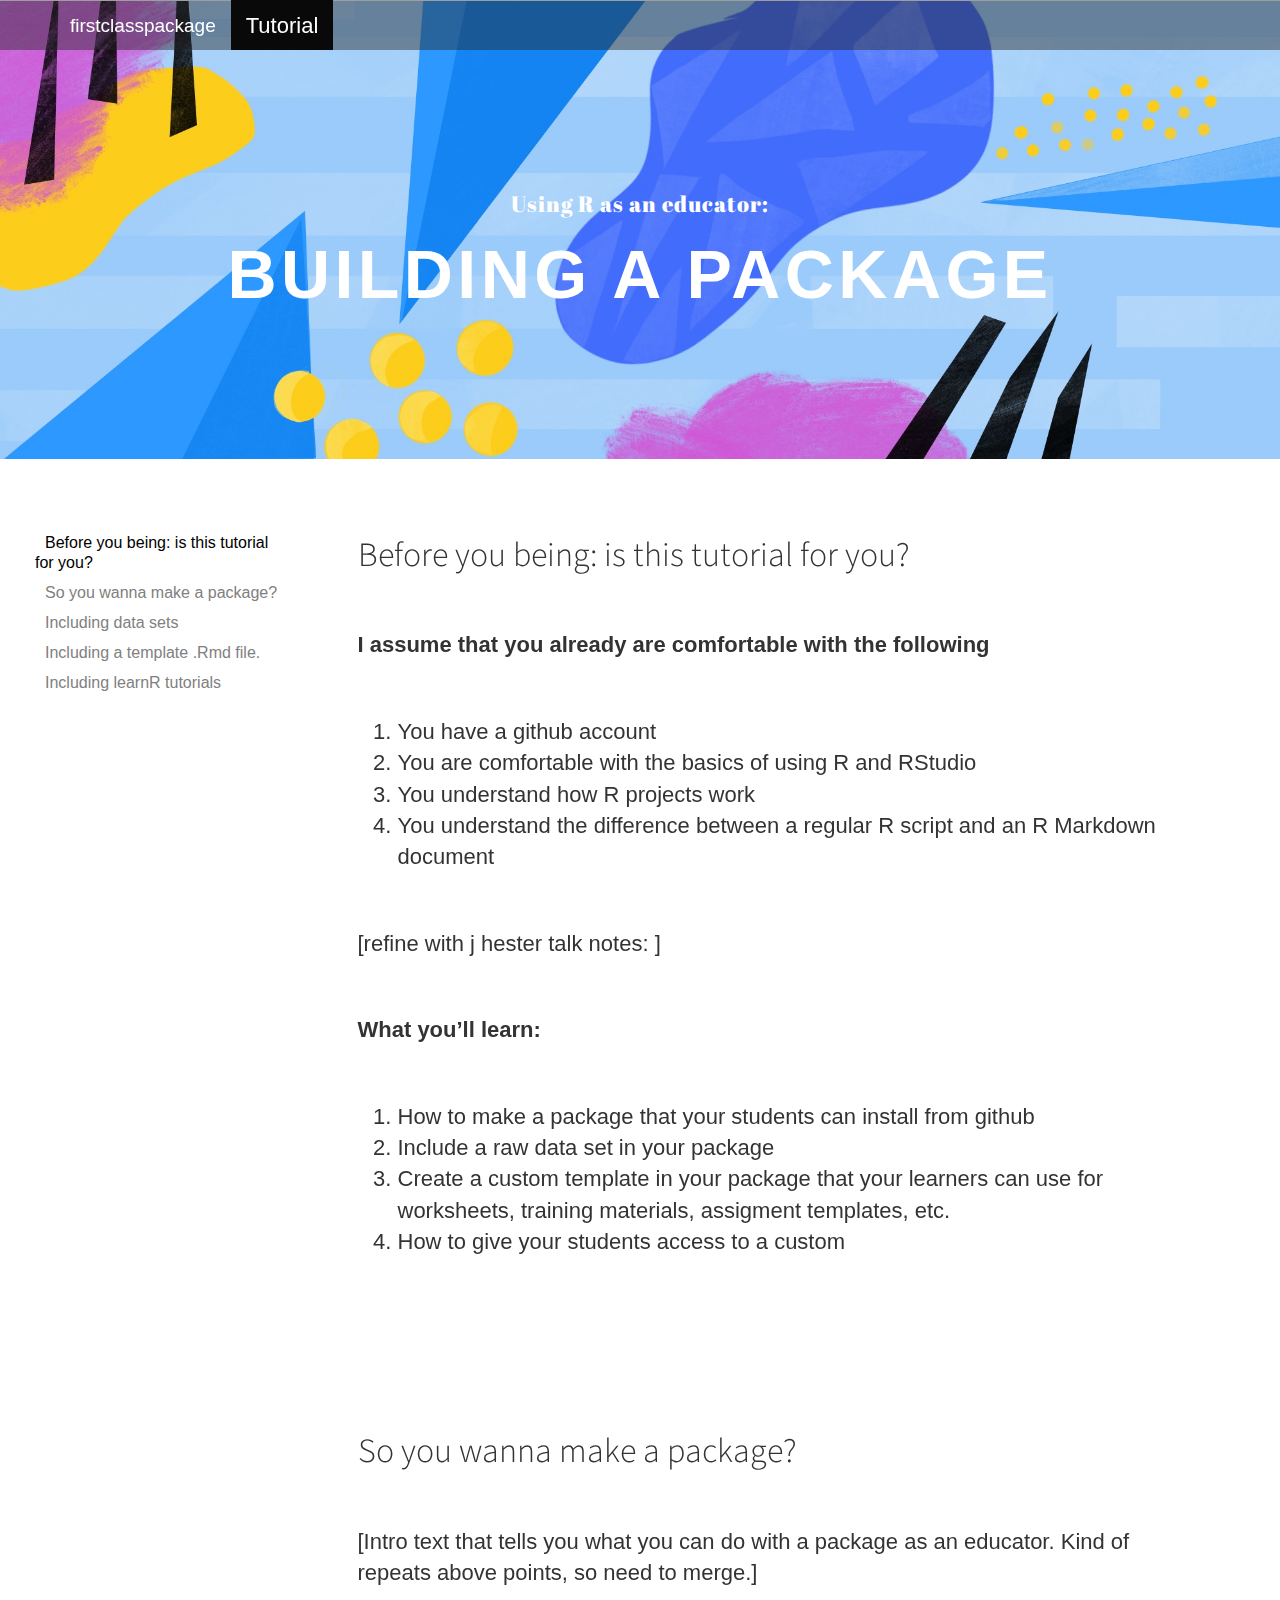
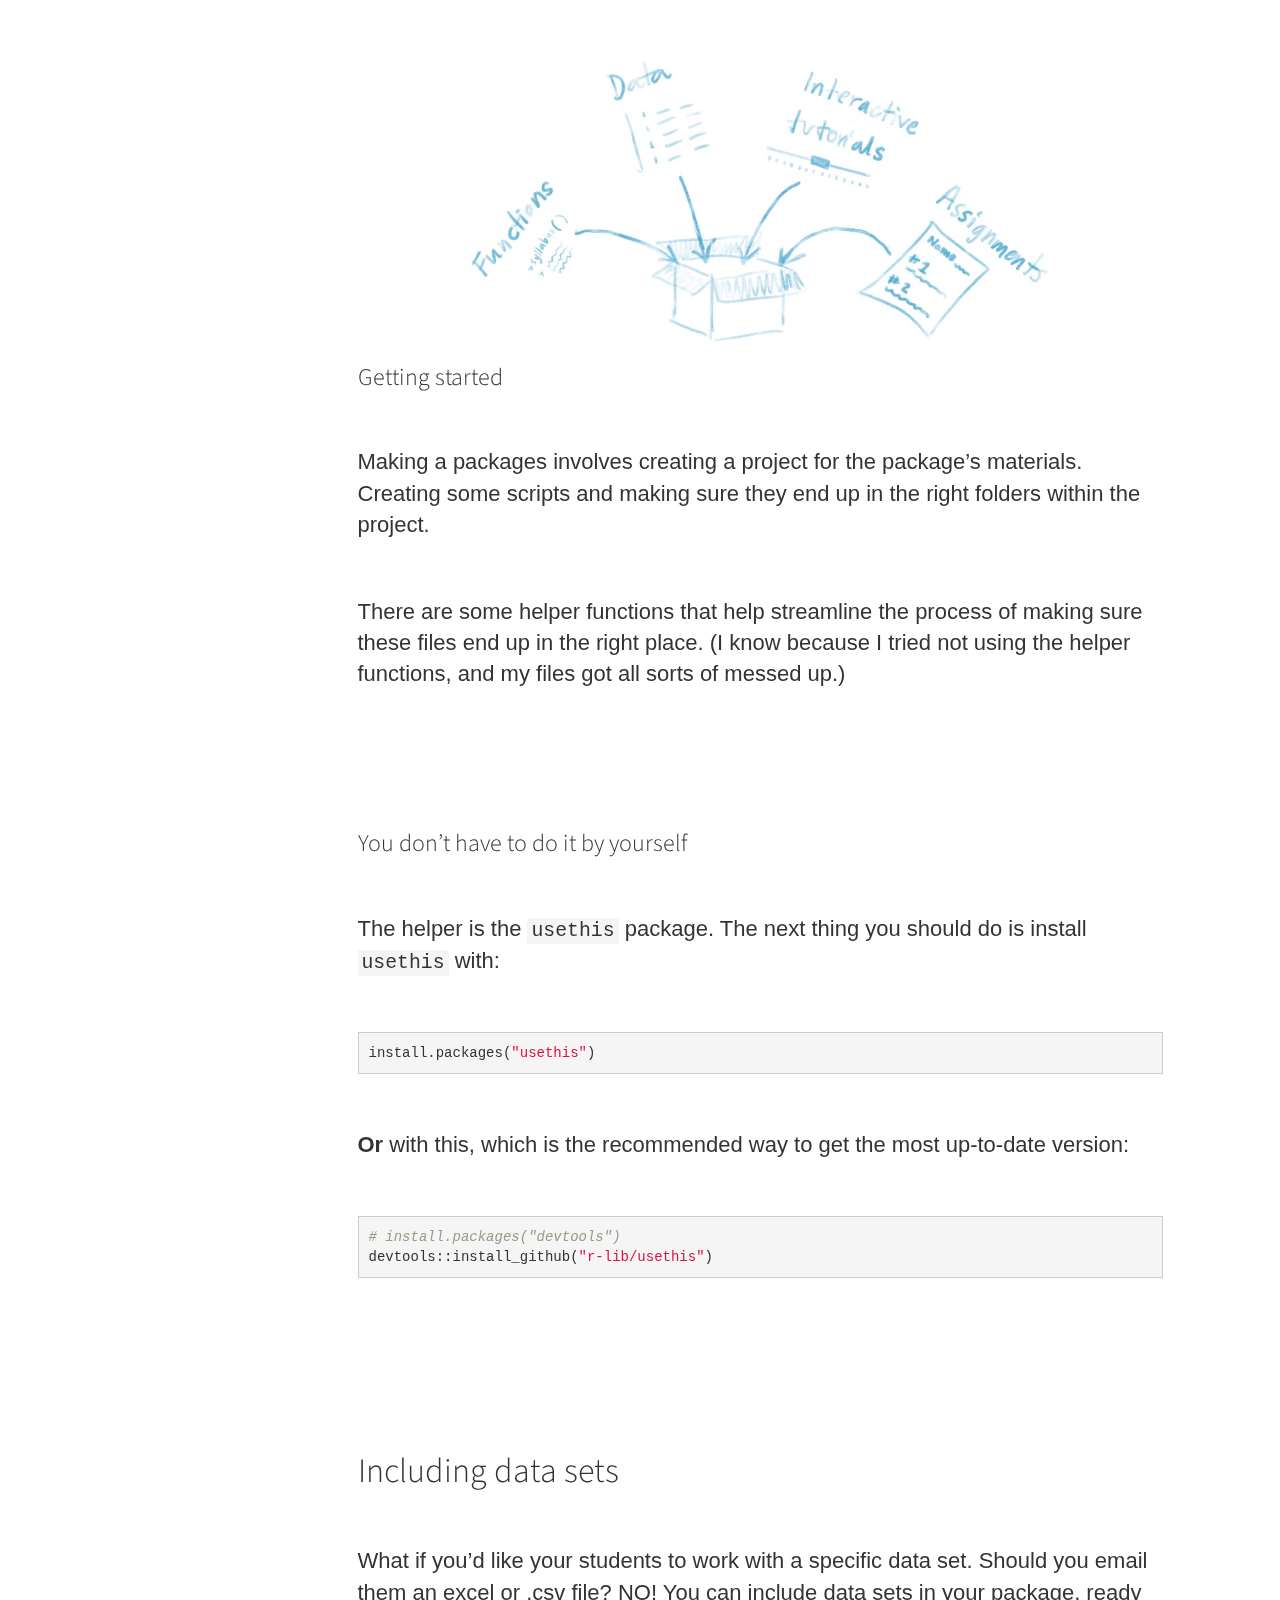
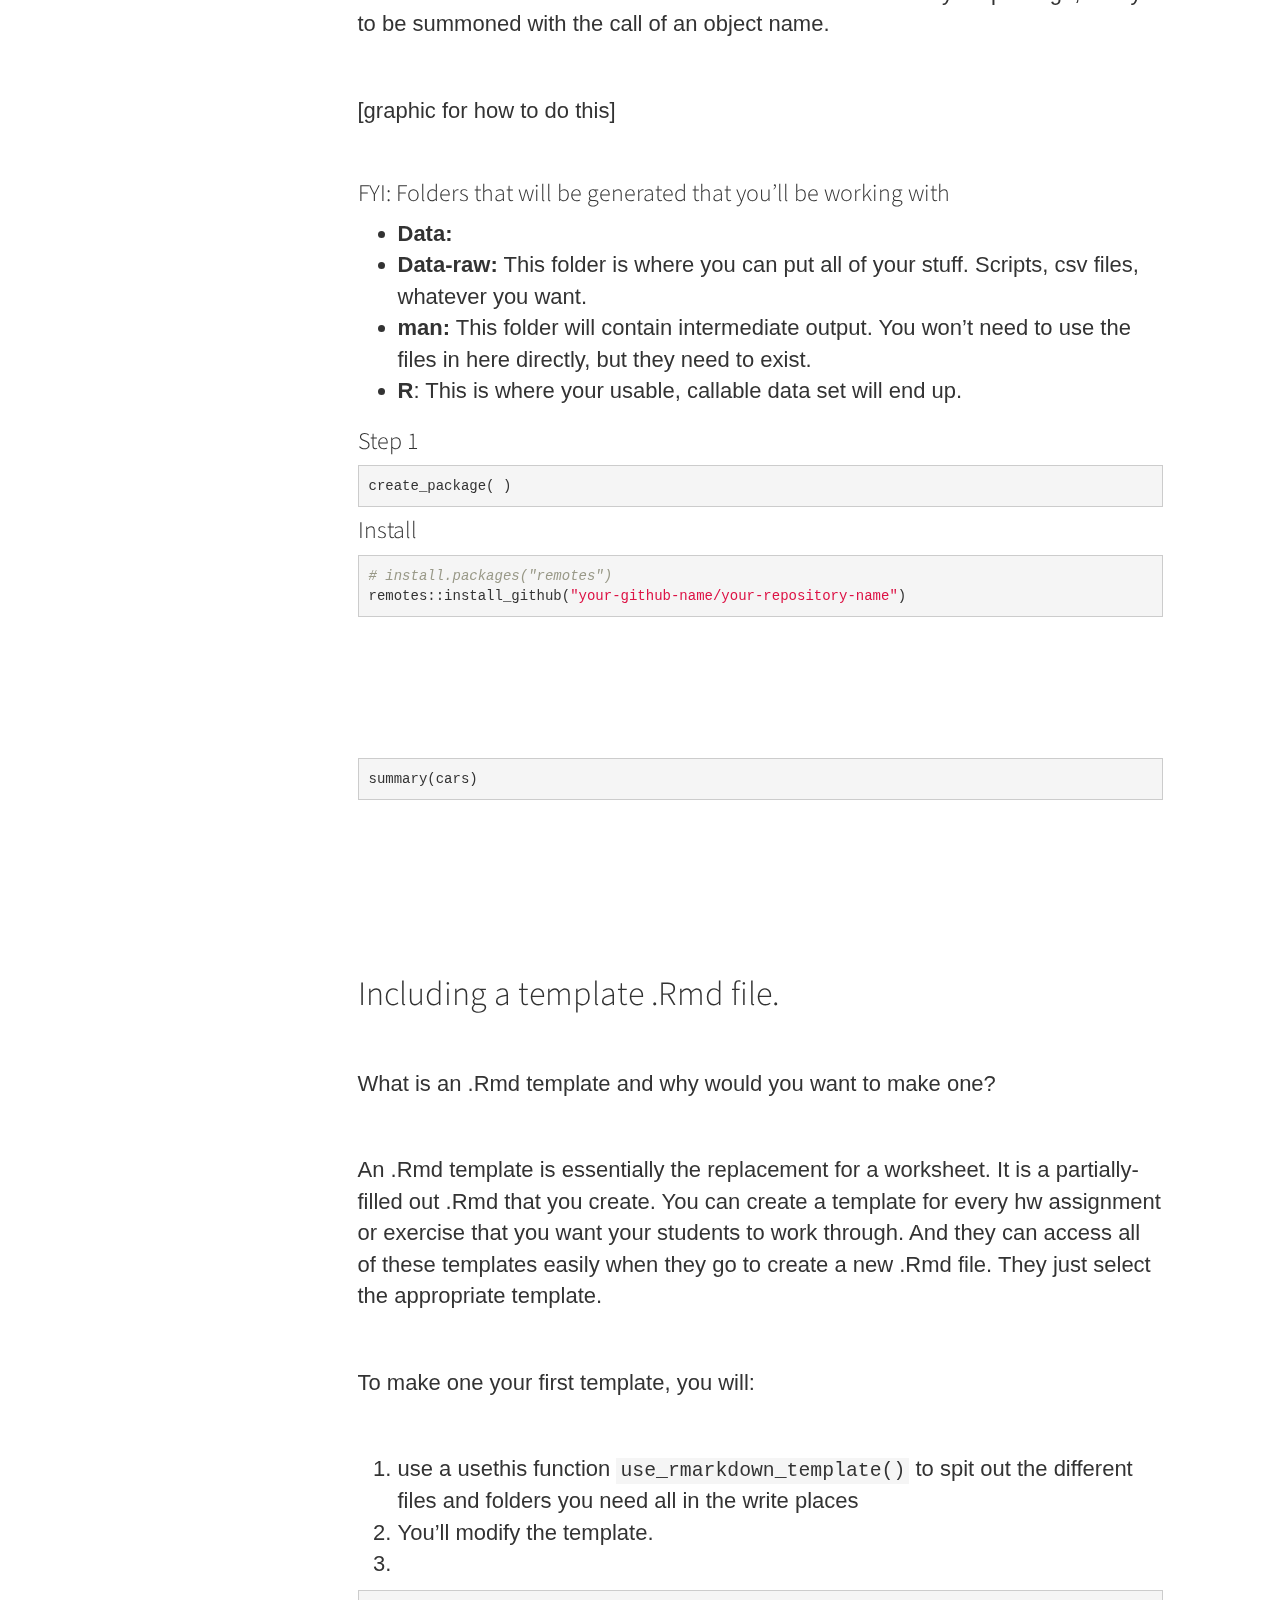
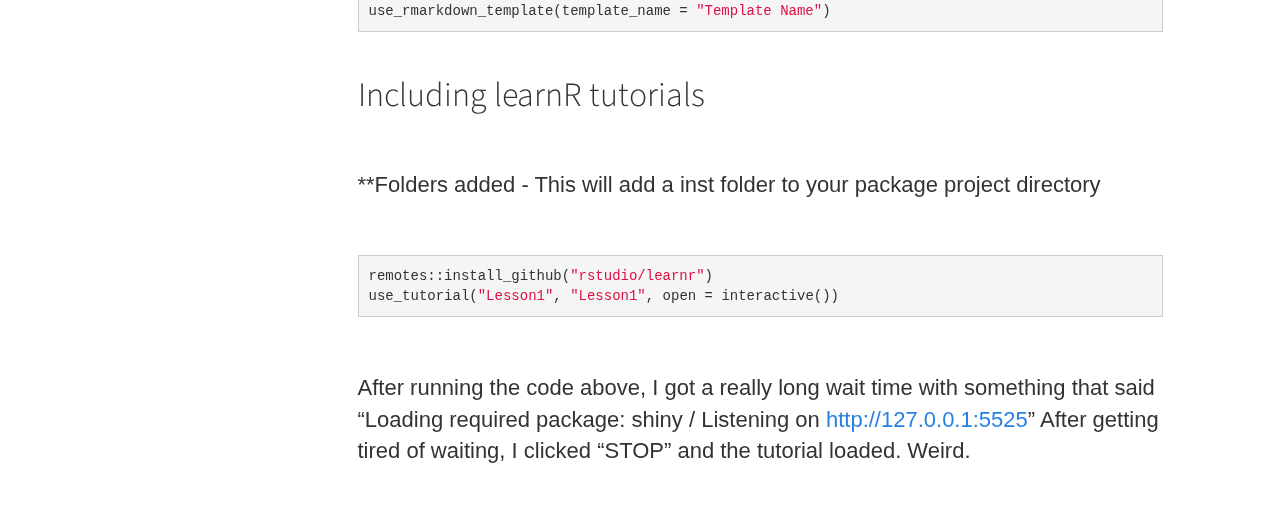
<file: docs/docs/index.html>
<!DOCTYPE html>

<html xmlns="http://www.w3.org/1999/xhtml">

<head>

<meta charset="utf-8" />
<meta http-equiv="Content-Type" content="text/html; charset=utf-8" />
<meta name="generator" content="pandoc" />




<title>How to build a package for your classroom</title>

<script src="site_libs/jquery-1.11.3/jquery.min.js"></script>
<meta name="viewport" content="width=device-width, initial-scale=1" />
<link href="site_libs/bootstrap-3.3.5/css/cosmo.min.css" rel="stylesheet" />
<script src="site_libs/bootstrap-3.3.5/js/bootstrap.min.js"></script>
<script src="site_libs/bootstrap-3.3.5/shim/html5shiv.min.js"></script>
<script src="site_libs/bootstrap-3.3.5/shim/respond.min.js"></script>
<script src="site_libs/jqueryui-1.11.4/jquery-ui.min.js"></script>
<link href="site_libs/tocify-1.9.1/jquery.tocify.css" rel="stylesheet" />
<script src="site_libs/tocify-1.9.1/jquery.tocify.js"></script>
<script src="site_libs/navigation-1.1/tabsets.js"></script>
<link href="site_libs/highlightjs-9.12.0/default.css" rel="stylesheet" />
<script src="site_libs/highlightjs-9.12.0/highlight.js"></script>
<head>
	<meta name="viewport" content="width=device-width,minimum-scale=1.0,maximum-scale=10.0,initial-scale=1.0">
	<!-- Global site tag (gtag.js) - Google Analytics -->
	<script async src="https://www.googletagmanager.com/gtag/js?id=UA-135221736-1"></script>
	<script>
	  window.dataLayer = window.dataLayer || [];
	  function gtag(){dataLayer.push(arguments);}
	  gtag('js', new Date());

	  gtag('config', 'UA-135221736-1');
	</script>
</head>
<link href="https://fonts.googleapis.com/css?family=Abril+Fatface&display=swap" rel="stylesheet">
<link href="https://fonts.googleapis.com/css?family=Open+Sans:400,600,700" rel="stylesheet">
<link href="https://fonts.googleapis.com/css?family=Lora:400,400i,700,700i" rel="stylesheet">
<link href="https://fonts.googleapis.com/css?family=Source+Sans+Pro:200,200i,300,300i,400,400i,600,600i,700,700i,900,900i" rel="stylesheet">
<link href="https://fonts.googleapis.com/css?family=Arvo|Crimson+Text|Lora|PT+Serif&display=swap" rel="stylesheet">
<link href="style_How_to_package.css" rel="stylesheet">

  <div class="image-descript">
		<img class="big_image" src="firstclass.jpg">
		<div class="image-text">
			<div class="lil-image-text"> Using R as an educator:</div>
			<div class="big-image-text"><strong>Building a package</strong></div>
		</div>
  </div>

<style type="text/css">code{white-space: pre;}</style>
<style type="text/css">
  pre:not([class]) {
    background-color: white;
  }
</style>
<script type="text/javascript">
if (window.hljs) {
  hljs.configure({languages: []});
  hljs.initHighlightingOnLoad();
  if (document.readyState && document.readyState === "complete") {
    window.setTimeout(function() { hljs.initHighlighting(); }, 0);
  }
}
</script>



<style type="text/css">
h1 {
  font-size: 34px;
}
h1.title {
  font-size: 38px;
}
h2 {
  font-size: 30px;
}
h3 {
  font-size: 24px;
}
h4 {
  font-size: 18px;
}
h5 {
  font-size: 16px;
}
h6 {
  font-size: 12px;
}
.table th:not([align]) {
  text-align: left;
}
</style>

<link rel="stylesheet" href="style_How_to_package.css" type="text/css" />



<style type = "text/css">
.main-container {
  max-width: 940px;
  margin-left: auto;
  margin-right: auto;
}
code {
  color: inherit;
  background-color: rgba(0, 0, 0, 0.04);
}
img {
  max-width:100%;
  height: auto;
}
.tabbed-pane {
  padding-top: 12px;
}
.html-widget {
  margin-bottom: 20px;
}
button.code-folding-btn:focus {
  outline: none;
}
summary {
  display: list-item;
}
</style>


<style type="text/css">
/* padding for bootstrap navbar */
body {
  padding-top: 51px;
  padding-bottom: 40px;
}
/* offset scroll position for anchor links (for fixed navbar)  */
.section h1 {
  padding-top: 56px;
  margin-top: -56px;
}
.section h2 {
  padding-top: 56px;
  margin-top: -56px;
}
.section h3 {
  padding-top: 56px;
  margin-top: -56px;
}
.section h4 {
  padding-top: 56px;
  margin-top: -56px;
}
.section h5 {
  padding-top: 56px;
  margin-top: -56px;
}
.section h6 {
  padding-top: 56px;
  margin-top: -56px;
}
.dropdown-submenu {
  position: relative;
}
.dropdown-submenu>.dropdown-menu {
  top: 0;
  left: 100%;
  margin-top: -6px;
  margin-left: -1px;
  border-radius: 0 6px 6px 6px;
}
.dropdown-submenu:hover>.dropdown-menu {
  display: block;
}
.dropdown-submenu>a:after {
  display: block;
  content: " ";
  float: right;
  width: 0;
  height: 0;
  border-color: transparent;
  border-style: solid;
  border-width: 5px 0 5px 5px;
  border-left-color: #cccccc;
  margin-top: 5px;
  margin-right: -10px;
}
.dropdown-submenu:hover>a:after {
  border-left-color: #ffffff;
}
.dropdown-submenu.pull-left {
  float: none;
}
.dropdown-submenu.pull-left>.dropdown-menu {
  left: -100%;
  margin-left: 10px;
  border-radius: 6px 0 6px 6px;
}
</style>

<script>
// manage active state of menu based on current page
$(document).ready(function () {
  // active menu anchor
  href = window.location.pathname
  href = href.substr(href.lastIndexOf('/') + 1)
  if (href === "")
    href = "index.html";
  var menuAnchor = $('a[href="' + href + '"]');

  // mark it active
  menuAnchor.parent().addClass('active');

  // if it's got a parent navbar menu mark it active as well
  menuAnchor.closest('li.dropdown').addClass('active');
});
</script>

<!-- tabsets -->

<style type="text/css">
.tabset-dropdown > .nav-tabs {
  display: inline-table;
  max-height: 500px;
  min-height: 44px;
  overflow-y: auto;
  background: white;
  border: 1px solid #ddd;
  border-radius: 4px;
}

.tabset-dropdown > .nav-tabs > li.active:before {
  content: "";
  font-family: 'Glyphicons Halflings';
  display: inline-block;
  padding: 10px;
  border-right: 1px solid #ddd;
}

.tabset-dropdown > .nav-tabs.nav-tabs-open > li.active:before {
  content: "&#xe258;";
  border: none;
}

.tabset-dropdown > .nav-tabs.nav-tabs-open:before {
  content: "";
  font-family: 'Glyphicons Halflings';
  display: inline-block;
  padding: 10px;
  border-right: 1px solid #ddd;
}

.tabset-dropdown > .nav-tabs > li.active {
  display: block;
}

.tabset-dropdown > .nav-tabs > li > a,
.tabset-dropdown > .nav-tabs > li > a:focus,
.tabset-dropdown > .nav-tabs > li > a:hover {
  border: none;
  display: inline-block;
  border-radius: 4px;
}

.tabset-dropdown > .nav-tabs.nav-tabs-open > li {
  display: block;
  float: none;
}

.tabset-dropdown > .nav-tabs > li {
  display: none;
}
</style>

<script>
$(document).ready(function () {
  window.buildTabsets("TOC");
});

$(document).ready(function () {
  $('.tabset-dropdown > .nav-tabs > li').click(function () {
    $(this).parent().toggleClass('nav-tabs-open')
  });
});
</script>

<!-- code folding -->



<script>
$(document).ready(function ()  {

    // move toc-ignore selectors from section div to header
    $('div.section.toc-ignore')
        .removeClass('toc-ignore')
        .children('h1,h2,h3,h4,h5').addClass('toc-ignore');

    // establish options
    var options = {
      selectors: "h1,h2,h3",
      theme: "bootstrap3",
      context: '.toc-content',
      hashGenerator: function (text) {
        return text.replace(/[.\\/?&!#<>]/g, '').replace(/\s/g, '_').toLowerCase();
      },
      ignoreSelector: ".toc-ignore",
      scrollTo: 0
    };
    options.showAndHide = true;
    options.smoothScroll = true;

    // tocify
    var toc = $("#TOC").tocify(options).data("toc-tocify");
});
</script>

<style type="text/css">

#TOC {
  margin: 25px 0px 20px 0px;
}
@media (max-width: 768px) {
#TOC {
  position: relative;
  width: 100%;
}
}


.toc-content {
  padding-left: 30px;
  padding-right: 40px;
}

div.main-container {
  max-width: 1200px;
}

div.tocify {
  width: 20%;
  max-width: 260px;
  max-height: 85%;
}

@media (min-width: 768px) and (max-width: 991px) {
  div.tocify {
    width: 25%;
  }
}

@media (max-width: 767px) {
  div.tocify {
    width: 100%;
    max-width: none;
  }
}

.tocify ul, .tocify li {
  line-height: 20px;
}

.tocify-subheader .tocify-item {
  font-size: 0.90em;
}

.tocify .list-group-item {
  border-radius: 0px;
}


</style>



</head>

<body>


<div class="container-fluid main-container">


<!-- setup 3col/9col grid for toc_float and main content  -->
<div class="row-fluid">
<div class="col-xs-12 col-sm-4 col-md-3">
<div id="TOC" class="tocify">
</div>
</div>

<div class="toc-content col-xs-12 col-sm-8 col-md-9">




<div class="navbar navbar-default  navbar-fixed-top" role="navigation">
  <div class="container">
    <div class="navbar-header">
      <button type="button" class="navbar-toggle collapsed" data-toggle="collapse" data-target="#navbar">
        <span class="icon-bar"></span>
        <span class="icon-bar"></span>
        <span class="icon-bar"></span>
      </button>
      <a class="navbar-brand" href="index.html">firstclasspackage</a>
    </div>
    <div id="navbar" class="navbar-collapse collapse">
      <ul class="nav navbar-nav">
        <li>
  <a href="index.html">Tutorial</a>
</li>
      </ul>
      <ul class="nav navbar-nav navbar-right">
        
      </ul>
    </div><!--/.nav-collapse -->
  </div><!--/.container -->
</div><!--/.navbar -->

<div class="fluid-row" id="header">



<h1 class="title toc-ignore">How to build a package for your classroom</h1>

</div>


<div id="before-you-being-is-this-tutorial-for-you" class="section level1">
<h1>Before you being: is this tutorial for you?</h1>
<p><strong>I assume that you already are comfortable with the following</strong></p>
<ol style="list-style-type: decimal">
<li>You have a github account</li>
<li>You are comfortable with the basics of using R and RStudio</li>
<li>You understand how R projects work</li>
<li>You understand the difference between a regular R script and an R Markdown document</li>
</ol>
<p>[refine with j hester talk notes: ]</p>
<p><strong>What you’ll learn:</strong></p>
<ol style="list-style-type: decimal">
<li>How to make a package that your students can install from github</li>
<li>Include a raw data set in your package</li>
<li>Create a custom template in your package that your learners can use for worksheets, training materials, assigment templates, etc.</li>
<li>How to give your students access to a custom</li>
</ol>
<p><br></p>
</div>
<div id="so-you-wanna-make-a-package" class="section level1">
<h1>So you wanna make a package?</h1>
<p>[Intro text that tells you what you can do with a package as an educator. Kind of repeats above points, so need to merge.]</p>
<center>
<img src="Box.jpg" width="600" />
</center>
<div id="getting-started" class="section level3">
<h3>Getting started</h3>
<p>Making a packages involves creating a project for the package’s materials. Creating some scripts and making sure they end up in the right folders within the project.</p>
<p>There are some helper functions that help streamline the process of making sure these files end up in the right place. (I know because I tried not using the helper functions, and my files got all sorts of messed up.)</p>
<p><br></p>
</div>
<div id="you-dont-have-to-do-it-by-yourself" class="section level3">
<h3>You don’t have to do it by yourself</h3>
<p>The helper is the <code>usethis</code> package. The next thing you should do is install <code>usethis</code> with:</p>
<pre class="r"><code>install.packages(&quot;usethis&quot;)</code></pre>
<p><strong>Or</strong> with this, which is the recommended way to get the most up-to-date version:</p>
<pre class="r"><code># install.packages(&quot;devtools&quot;)
devtools::install_github(&quot;r-lib/usethis&quot;)</code></pre>
<p><br></p>
</div>
</div>
<div id="including-data-sets" class="section level1">
<h1>Including data sets</h1>
<p>What if you’d like your students to work with a specific data set. Should you email them an excel or .csv file? NO! You can include data sets in your package, ready to be summoned with the call of an object name.</p>
<p>[graphic for how to do this]</p>
<div id="fyi-folders-that-will-be-generated-that-youll-be-working-with" class="section level3">
<h3>FYI: Folders that will be generated that you’ll be working with</h3>
<ul>
<li><strong>Data:</strong></li>
<li><strong>Data-raw:</strong> This folder is where you can put all of your stuff. Scripts, csv files, whatever you want.</li>
<li><strong>man:</strong> This folder will contain intermediate output. You won’t need to use the files in here directly, but they need to exist.</li>
<li><strong>R</strong>: This is where your usable, callable data set will end up.</li>
</ul>
</div>
<div id="step-1" class="section level3">
<h3>Step 1</h3>
<pre class="r"><code>create_package( )</code></pre>
</div>
<div id="install" class="section level3">
<h3>Install</h3>
<pre class="r"><code># install.packages(&quot;remotes&quot;)
remotes::install_github(&quot;your-github-name/your-repository-name&quot;)</code></pre>
<p><br></p>
<pre class="r"><code>summary(cars)</code></pre>
<p><br></p>
</div>
</div>
<div id="including-a-template-.rmd-file." class="section level1">
<h1>Including a template .Rmd file.</h1>
<p>What is an .Rmd template and why would you want to make one?</p>
<p>An .Rmd template is essentially the replacement for a worksheet. It is a partially-filled out .Rmd that you create. You can create a template for every hw assignment or exercise that you want your students to work through. And they can access all of these templates easily when they go to create a new .Rmd file. They just select the appropriate template.</p>
<p>To make one your first template, you will:</p>
<ol style="list-style-type: decimal">
<li>use a usethis function <code>use_rmarkdown_template()</code> to spit out the different files and folders you need all in the write places</li>
<li>You’ll modify the template.</li>
<li></li>
</ol>
<pre class="r"><code>use_rmarkdown_template(template_name = &quot;Template Name&quot;)</code></pre>
</div>
<div id="including-learnr-tutorials" class="section level1">
<h1>Including learnR tutorials</h1>
<p>**Folders added - This will add a inst folder to your package project directory</p>
<pre class="r"><code>remotes::install_github(&quot;rstudio/learnr&quot;)
use_tutorial(&quot;Lesson1&quot;, &quot;Lesson1&quot;, open = interactive())</code></pre>
<p>After running the code above, I got a really long wait time with something that said “Loading required package: shiny / Listening on <a href="http://127.0.0.1:5525" class="uri">http://127.0.0.1:5525</a>” After getting tired of waiting, I clicked “STOP” and the tutorial loaded. Weird.</p>
</div>



</div>
</div>

</div>

<script>

// add bootstrap table styles to pandoc tables
function bootstrapStylePandocTables() {
  $('tr.header').parent('thead').parent('table').addClass('table table-condensed');
}
$(document).ready(function () {
  bootstrapStylePandocTables();
});


</script>

<!-- dynamically load mathjax for compatibility with self-contained -->
<script>
  (function () {
    var script = document.createElement("script");
    script.type = "text/javascript";
    script.src  = "https://mathjax.rstudio.com/latest/MathJax.js?config=TeX-AMS-MML_HTMLorMML";
    document.getElementsByTagName("head")[0].appendChild(script);
  })();
</script>

</body>
</html>
</file>
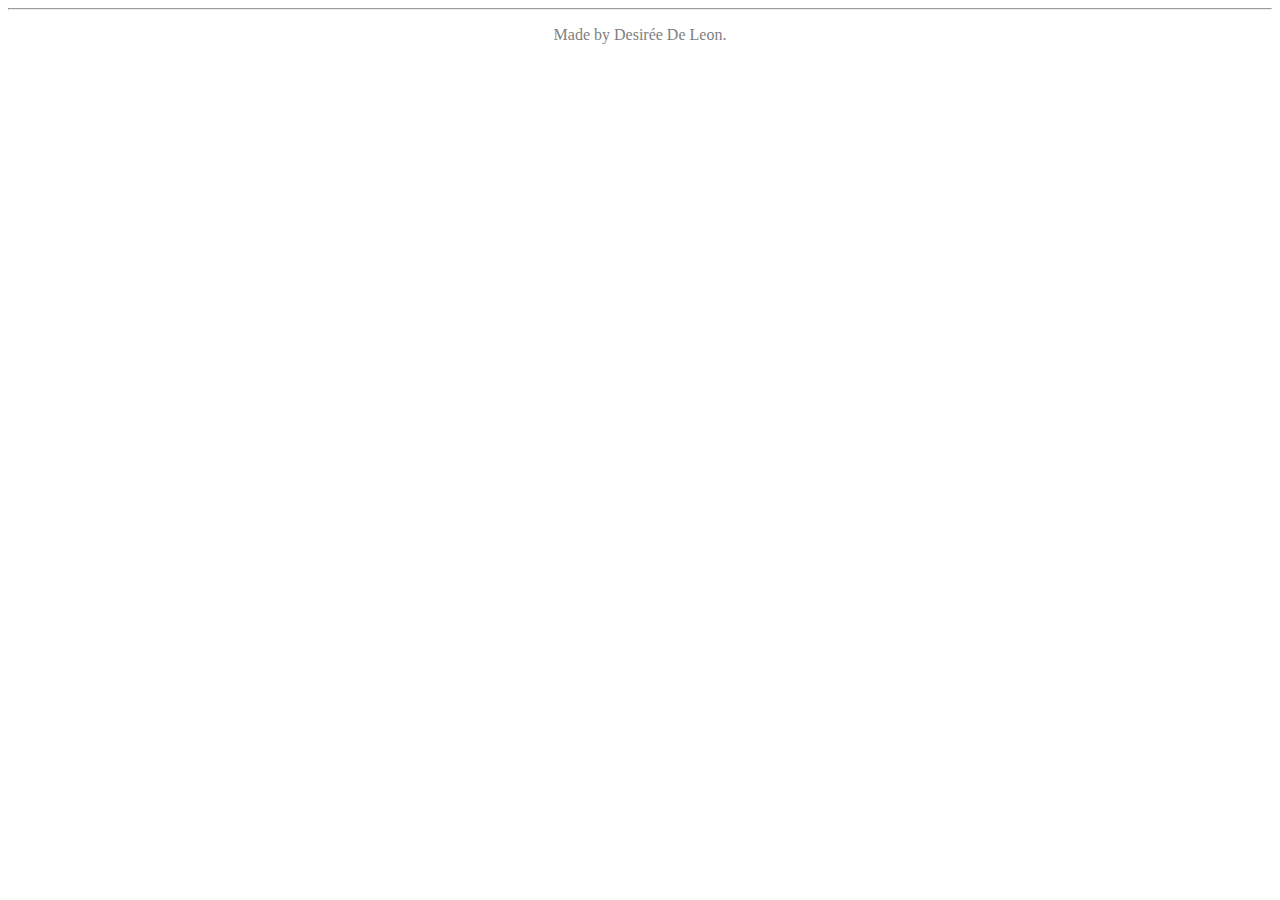
<file: footer.html>
<!DOCTYPE html>

<div class="foot">
	<hr> 
	<p style="text-align: center;"> <span style="color: #808080; display: inline-block; width: 33%;"> 	Made by Desirée De Leon. 
 </span></p>
	<p style="text-align: center;">
	</p>
</div>
</file>
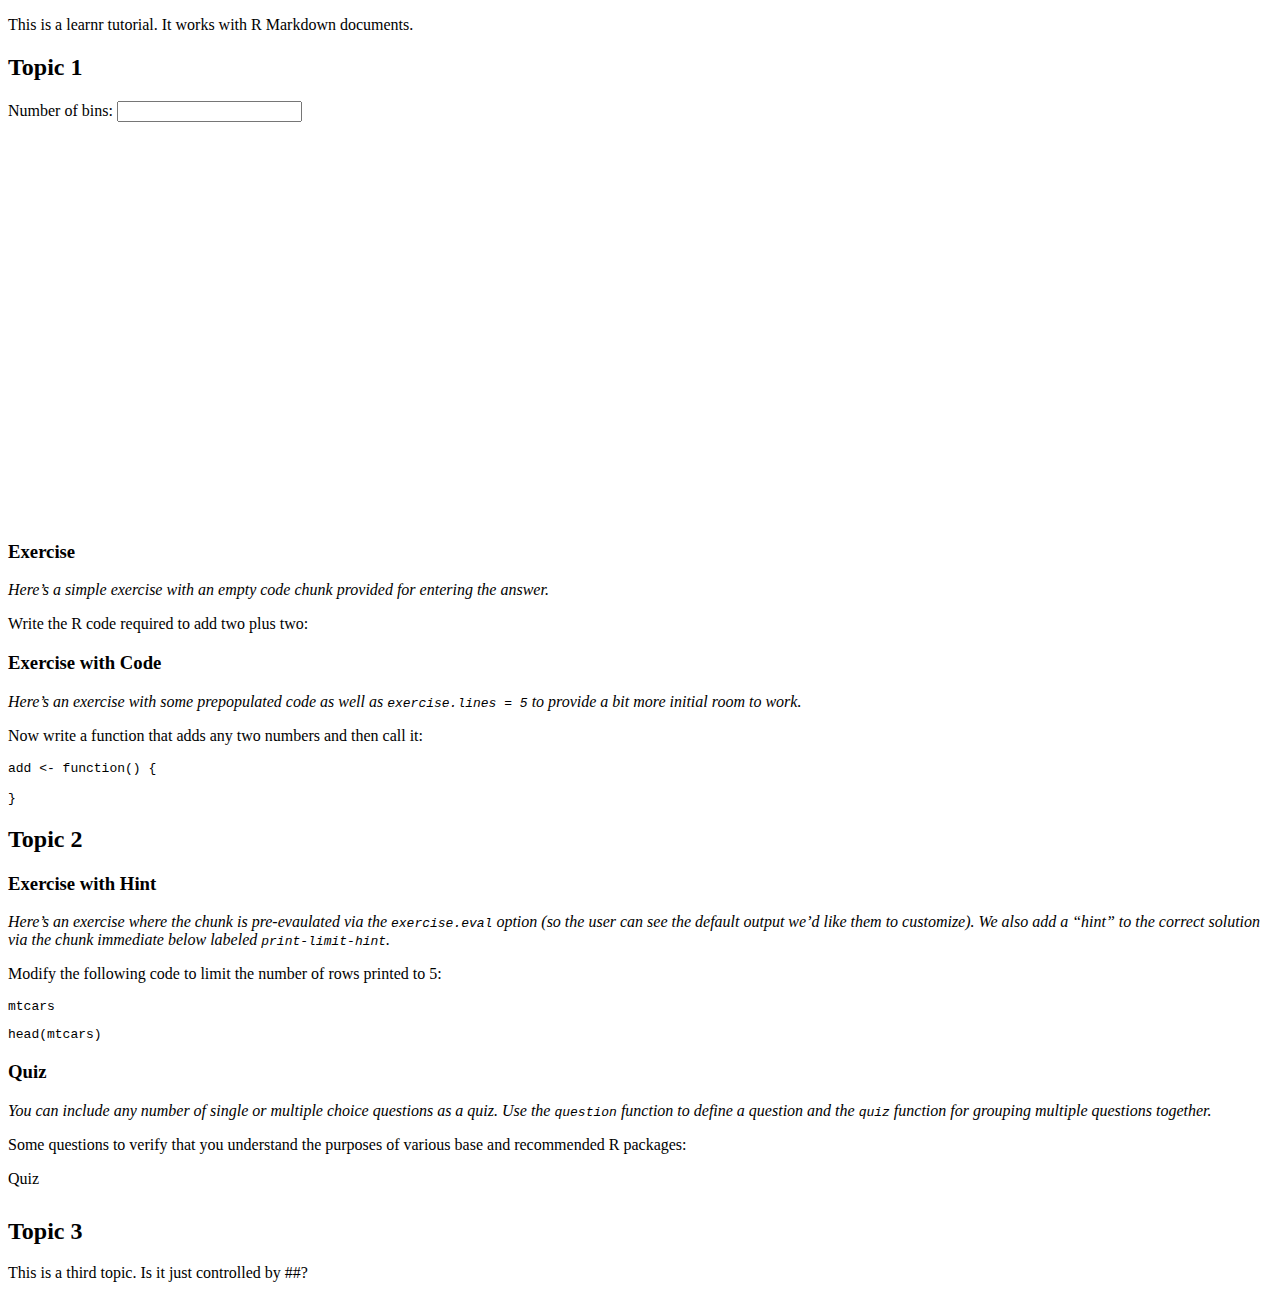
<file: R/Test1.html>
<!DOCTYPE html>

<html xmlns="http://www.w3.org/1999/xhtml">

<head>

<meta charset="utf-8">
<meta http-equiv="Content-Type" content="text/html; charset=utf-8" />
<meta name="generator" content="pandoc" />



<meta name="progressive" content="false" />
<meta name="allow-skip" content="false" />

<title>Tutorial</title>


<!-- highlightjs -->
<style type="text/css">code{white-space: pre;}</style>
<style type="text/css">
  pre:not([class]) {
    background-color: white;
  }
</style>
<script type="text/javascript">
if (window.hljs && document.readyState && document.readyState === "complete") {
   window.setTimeout(function() {
      hljs.initHighlighting();
   }, 0);
}
</script>



</head>

<body>



<div class="pageContent band">
<div class="bandContent page">

<div class="topics">

<p>This is a learnr tutorial. It works with R Markdown documents.</p>
<div id="section-topic-1" class="section level2">
<h2>Topic 1</h2>
<p><div class="form-group shiny-input-container">
<label class="control-label" for="bins">Number of bins:</label>
<input class="js-range-slider" id="bins" data-min="1" data-max="50" data-from="30" data-step="1" data-grid="true" data-grid-num="9.8" data-grid-snap="false" data-prettify-separator="," data-prettify-enabled="true" data-keyboard="true" data-data-type="number"/>
</div><div id="distPlot" class="shiny-plot-output" style="width: 100% ; height: 400px"></div></p>
<div id="section-exercise" class="section level3">
<h3>Exercise</h3>
<p><em>Here’s a simple exercise with an empty code chunk provided for entering the answer.</em></p>
<p>Write the R code required to add two plus two:</p>
<div class="tutorial-exercise" data-label="two-plus-two" data-caption="Code" data-completion="1" data-diagnostics="1" data-startover="1" data-lines="0">
<script type="application/json" data-opts-chunk="1">{"fig.width":6.5,"fig.height":4,"fig.retina":2,"fig.align":"default","fig.keep":"high","fig.show":"asis","out.width":624,"warning":true,"error":false,"message":true,"exercise.df_print":"paged","exercise.checker":"NULL"}</script>
</div>
</div>
<div id="section-exercise-with-code" class="section level3">
<h3>Exercise with Code</h3>
<p><em>Here’s an exercise with some prepopulated code as well as <code>exercise.lines = 5</code> to provide a bit more initial room to work.</em></p>
<p>Now write a function that adds any two numbers and then call it:</p>
<div class="tutorial-exercise" data-label="add-function" data-caption="Code" data-completion="1" data-diagnostics="1" data-startover="1" data-lines="5">
<pre class="text"><code>add &lt;- function() {
  
}</code></pre>
<script type="application/json" data-opts-chunk="1">{"fig.width":6.5,"fig.height":4,"fig.retina":2,"fig.align":"default","fig.keep":"high","fig.show":"asis","out.width":624,"warning":true,"error":false,"message":true,"exercise.df_print":"paged","exercise.checker":"NULL"}</script>
</div>
</div>
</div>
<div id="section-topic-2" class="section level2">
<h2>Topic 2</h2>
<div id="section-exercise-with-hint" class="section level3">
<h3>Exercise with Hint</h3>
<p><em>Here’s an exercise where the chunk is pre-evaulated via the <code>exercise.eval</code> option (so the user can see the default output we’d like them to customize). We also add a “hint” to the correct solution via the chunk immediate below labeled <code>print-limit-hint</code>.</em></p>
<p>Modify the following code to limit the number of rows printed to 5:</p>
<div class="tutorial-exercise" data-label="print-limit" data-caption="Code" data-completion="1" data-diagnostics="1" data-startover="1" data-lines="0">
<pre class="text"><code>mtcars</code></pre>
<div data-pagedtable="false">
<script data-pagedtable-source type="application/json">
{"columns":[{"label":[""],"name":["_rn_"],"type":[""],"align":["left"]},{"label":["mpg"],"name":[1],"type":["dbl"],"align":["right"]},{"label":["cyl"],"name":[2],"type":["dbl"],"align":["right"]},{"label":["disp"],"name":[3],"type":["dbl"],"align":["right"]},{"label":["hp"],"name":[4],"type":["dbl"],"align":["right"]},{"label":["drat"],"name":[5],"type":["dbl"],"align":["right"]},{"label":["wt"],"name":[6],"type":["dbl"],"align":["right"]},{"label":["qsec"],"name":[7],"type":["dbl"],"align":["right"]},{"label":["vs"],"name":[8],"type":["dbl"],"align":["right"]},{"label":["am"],"name":[9],"type":["dbl"],"align":["right"]},{"label":["gear"],"name":[10],"type":["dbl"],"align":["right"]},{"label":["carb"],"name":[11],"type":["dbl"],"align":["right"]}],"data":[{"1":"21.0","2":"6","3":"160.0","4":"110","5":"3.90","6":"2.620","7":"16.46","8":"0","9":"1","10":"4","11":"4","_rn_":"Mazda RX4"},{"1":"21.0","2":"6","3":"160.0","4":"110","5":"3.90","6":"2.875","7":"17.02","8":"0","9":"1","10":"4","11":"4","_rn_":"Mazda RX4 Wag"},{"1":"22.8","2":"4","3":"108.0","4":"93","5":"3.85","6":"2.320","7":"18.61","8":"1","9":"1","10":"4","11":"1","_rn_":"Datsun 710"},{"1":"21.4","2":"6","3":"258.0","4":"110","5":"3.08","6":"3.215","7":"19.44","8":"1","9":"0","10":"3","11":"1","_rn_":"Hornet 4 Drive"},{"1":"18.7","2":"8","3":"360.0","4":"175","5":"3.15","6":"3.440","7":"17.02","8":"0","9":"0","10":"3","11":"2","_rn_":"Hornet Sportabout"},{"1":"18.1","2":"6","3":"225.0","4":"105","5":"2.76","6":"3.460","7":"20.22","8":"1","9":"0","10":"3","11":"1","_rn_":"Valiant"},{"1":"14.3","2":"8","3":"360.0","4":"245","5":"3.21","6":"3.570","7":"15.84","8":"0","9":"0","10":"3","11":"4","_rn_":"Duster 360"},{"1":"24.4","2":"4","3":"146.7","4":"62","5":"3.69","6":"3.190","7":"20.00","8":"1","9":"0","10":"4","11":"2","_rn_":"Merc 240D"},{"1":"22.8","2":"4","3":"140.8","4":"95","5":"3.92","6":"3.150","7":"22.90","8":"1","9":"0","10":"4","11":"2","_rn_":"Merc 230"},{"1":"19.2","2":"6","3":"167.6","4":"123","5":"3.92","6":"3.440","7":"18.30","8":"1","9":"0","10":"4","11":"4","_rn_":"Merc 280"},{"1":"17.8","2":"6","3":"167.6","4":"123","5":"3.92","6":"3.440","7":"18.90","8":"1","9":"0","10":"4","11":"4","_rn_":"Merc 280C"},{"1":"16.4","2":"8","3":"275.8","4":"180","5":"3.07","6":"4.070","7":"17.40","8":"0","9":"0","10":"3","11":"3","_rn_":"Merc 450SE"},{"1":"17.3","2":"8","3":"275.8","4":"180","5":"3.07","6":"3.730","7":"17.60","8":"0","9":"0","10":"3","11":"3","_rn_":"Merc 450SL"},{"1":"15.2","2":"8","3":"275.8","4":"180","5":"3.07","6":"3.780","7":"18.00","8":"0","9":"0","10":"3","11":"3","_rn_":"Merc 450SLC"},{"1":"10.4","2":"8","3":"472.0","4":"205","5":"2.93","6":"5.250","7":"17.98","8":"0","9":"0","10":"3","11":"4","_rn_":"Cadillac Fleetwood"},{"1":"10.4","2":"8","3":"460.0","4":"215","5":"3.00","6":"5.424","7":"17.82","8":"0","9":"0","10":"3","11":"4","_rn_":"Lincoln Continental"},{"1":"14.7","2":"8","3":"440.0","4":"230","5":"3.23","6":"5.345","7":"17.42","8":"0","9":"0","10":"3","11":"4","_rn_":"Chrysler Imperial"},{"1":"32.4","2":"4","3":"78.7","4":"66","5":"4.08","6":"2.200","7":"19.47","8":"1","9":"1","10":"4","11":"1","_rn_":"Fiat 128"},{"1":"30.4","2":"4","3":"75.7","4":"52","5":"4.93","6":"1.615","7":"18.52","8":"1","9":"1","10":"4","11":"2","_rn_":"Honda Civic"},{"1":"33.9","2":"4","3":"71.1","4":"65","5":"4.22","6":"1.835","7":"19.90","8":"1","9":"1","10":"4","11":"1","_rn_":"Toyota Corolla"},{"1":"21.5","2":"4","3":"120.1","4":"97","5":"3.70","6":"2.465","7":"20.01","8":"1","9":"0","10":"3","11":"1","_rn_":"Toyota Corona"},{"1":"15.5","2":"8","3":"318.0","4":"150","5":"2.76","6":"3.520","7":"16.87","8":"0","9":"0","10":"3","11":"2","_rn_":"Dodge Challenger"},{"1":"15.2","2":"8","3":"304.0","4":"150","5":"3.15","6":"3.435","7":"17.30","8":"0","9":"0","10":"3","11":"2","_rn_":"AMC Javelin"},{"1":"13.3","2":"8","3":"350.0","4":"245","5":"3.73","6":"3.840","7":"15.41","8":"0","9":"0","10":"3","11":"4","_rn_":"Camaro Z28"},{"1":"19.2","2":"8","3":"400.0","4":"175","5":"3.08","6":"3.845","7":"17.05","8":"0","9":"0","10":"3","11":"2","_rn_":"Pontiac Firebird"},{"1":"27.3","2":"4","3":"79.0","4":"66","5":"4.08","6":"1.935","7":"18.90","8":"1","9":"1","10":"4","11":"1","_rn_":"Fiat X1-9"},{"1":"26.0","2":"4","3":"120.3","4":"91","5":"4.43","6":"2.140","7":"16.70","8":"0","9":"1","10":"5","11":"2","_rn_":"Porsche 914-2"},{"1":"30.4","2":"4","3":"95.1","4":"113","5":"3.77","6":"1.513","7":"16.90","8":"1","9":"1","10":"5","11":"2","_rn_":"Lotus Europa"},{"1":"15.8","2":"8","3":"351.0","4":"264","5":"4.22","6":"3.170","7":"14.50","8":"0","9":"1","10":"5","11":"4","_rn_":"Ford Pantera L"},{"1":"19.7","2":"6","3":"145.0","4":"175","5":"3.62","6":"2.770","7":"15.50","8":"0","9":"1","10":"5","11":"6","_rn_":"Ferrari Dino"},{"1":"15.0","2":"8","3":"301.0","4":"335","5":"3.54","6":"3.570","7":"14.60","8":"0","9":"1","10":"5","11":"8","_rn_":"Maserati Bora"},{"1":"21.4","2":"4","3":"121.0","4":"109","5":"4.11","6":"2.780","7":"18.60","8":"1","9":"1","10":"4","11":"2","_rn_":"Volvo 142E"}],"options":{"columns":{"min":{},"max":[10]},"rows":{"min":[10],"max":[10]},"pages":{}}}
  </script>
</div>
<script type="application/json" data-opts-chunk="1">{"fig.width":6.5,"fig.height":4,"fig.retina":2,"fig.align":"default","fig.keep":"high","fig.show":"asis","out.width":624,"warning":true,"error":false,"message":true,"exercise.df_print":"paged","exercise.checker":"NULL"}</script>
</div>
<div class="tutorial-exercise-support" data-label="print-limit-hint" data-caption="Code" data-completion="1" data-diagnostics="1" data-startover="1" data-lines="0">
<pre class="text"><code>head(mtcars)</code></pre>
</div>
</div>
<div id="section-quiz" class="section level3">
<h3>Quiz</h3>
<p><em>You can include any number of single or multiple choice questions as a quiz. Use the <code>question</code> function to define a question and the <code>quiz</code> function for grouping multiple questions together.</em></p>
<p>Some questions to verify that you understand the purposes of various base and recommended R packages:</p>
<div class="panel panel-default">
<div class="panel-heading tutorial-panel-heading">Quiz</div>
<table class="table quiz-table">
<tr>
<td>

<div id="htmlwidget-78598b0073f521cc7372" style="width:100%;height:auto;", class = "quiz html-widget">
<div class="panel panel-default">
<div class="panel-body quizArea">
</div>
</div>
</div>

<script type="application/json" data-for="htmlwidget-78598b0073f521cc7372">{"x":{"question":"Which package contains functions for installing other R packages?","answers":[{"option":"base","correct":false,"message":null},{"option":"tools","correct":false,"message":null},{"option":"utils","correct":true,"message":null},{"option":"codetools","correct":false,"message":null}],"label":"quiz-1","skipStartButton":true,"perQuestionResponseAnswers":true,"perQuestionResponseMessaging":true,"preventUnanswered":true,"displayQuestionCount":false,"displayQuestionNumber":false,"disableRanking":true,"nextQuestionText":"","checkAnswerText":"Submit Answer","allowRetry":false,"randomSortAnswers":false,"json":{"info":{"name":"","main":""},"questions":[{"q":"Which package contains functions for installing other R packages?","a":[{"option":"base","correct":false,"message":null},{"option":"tools","correct":false,"message":null},{"option":"utils","correct":true,"message":null},{"option":"codetools","correct":false,"message":null}],"correct":"Correct!","incorrect":"Incorrect."}]}},"evals":[],"jsHooks":[]}</script>
</td>
</tr>
<tr>
<td>

<div id="htmlwidget-f28c4d24d703cfe6a2be" style="width:100%;height:auto;", class = "quiz html-widget">
<div class="panel panel-default">
<div class="panel-body quizArea">
</div>
</div>
</div>

<script type="application/json" data-for="htmlwidget-f28c4d24d703cfe6a2be">{"x":{"question":"Which of the R packages listed below are used to create plots?","answers":[{"option":"lattice","correct":true,"message":null},{"option":"tools","correct":false,"message":null},{"option":"stats","correct":false,"message":null},{"option":"grid","correct":true,"message":null}],"label":"quiz-2","skipStartButton":true,"perQuestionResponseAnswers":true,"perQuestionResponseMessaging":true,"preventUnanswered":true,"displayQuestionCount":false,"displayQuestionNumber":false,"disableRanking":true,"nextQuestionText":"","checkAnswerText":"Submit Answer","allowRetry":false,"randomSortAnswers":false,"json":{"info":{"name":"","main":""},"questions":[{"q":"Which of the R packages listed below are used to create plots?","a":[{"option":"lattice","correct":true,"message":null},{"option":"tools","correct":false,"message":null},{"option":"stats","correct":false,"message":null},{"option":"grid","correct":true,"message":null}],"correct":"Correct!","incorrect":"Incorrect."}]}},"evals":[],"jsHooks":[]}</script>
</td>
</tr>
</table>
</div>
</div>
</div>
<div id="section-topic-3" class="section level2">
<h2>Topic 3</h2>
<p>This is a third topic. Is it just controlled by ##?</p>

<script type="application/shiny-prerendered" data-context="server-start">
library(learnr)
knitr::opts_chunk$set(echo = FALSE)
</script>
 
<script type="application/shiny-prerendered" data-context="server">
learnr:::register_http_handlers(session, metadata = NULL)
</script>
 
<script type="application/shiny-prerendered" data-context="server">
output$distPlot <- renderPlot({
  x <- faithful[, 2]  # Old Faithful Geyser data
  bins <- seq(min(x), max(x), length.out = input$bins + 1)
  hist(x, breaks = bins, col = 'pink', border = 'white')
})
</script>
 
<script type="application/shiny-prerendered" data-context="server">
`tutorial-exercise-two-plus-two-result` <- learnr:::setup_exercise_handler(reactive(req(input$`tutorial-exercise-two-plus-two-code-editor`)), session)
output$`tutorial-exercise-two-plus-two-output` <- renderUI({
  `tutorial-exercise-two-plus-two-result`()
})
</script>
 
<script type="application/shiny-prerendered" data-context="server">
`tutorial-exercise-add-function-result` <- learnr:::setup_exercise_handler(reactive(req(input$`tutorial-exercise-add-function-code-editor`)), session)
output$`tutorial-exercise-add-function-output` <- renderUI({
  `tutorial-exercise-add-function-result`()
})
</script>
 
<script type="application/shiny-prerendered" data-context="server">
`tutorial-exercise-print-limit-result` <- learnr:::setup_exercise_handler(reactive(req(input$`tutorial-exercise-print-limit-code-editor`)), session)
output$`tutorial-exercise-print-limit-output` <- renderUI({
  `tutorial-exercise-print-limit-result`()
})
</script>
 <!--html_preserve-->
<script type="application/shiny-prerendered" data-context="dependencies">
{"type":"list","attributes":{},"value":[{"type":"list","attributes":{"names":{"type":"character","attributes":{},"value":["name","version","src","meta","script","stylesheet","head","attachment","package","all_files","pkgVersion"]},"class":{"type":"character","attributes":{},"value":["html_dependency"]}},"value":[{"type":"character","attributes":{},"value":["jquery"]},{"type":"character","attributes":{},"value":["1.11.3"]},{"type":"list","attributes":{"names":{"type":"character","attributes":{},"value":["file"]}},"value":[{"type":"character","attributes":{},"value":["rmd/h/jquery"]}]},{"type":"NULL"},{"type":"character","attributes":{},"value":["jquery.min.js"]},{"type":"NULL"},{"type":"NULL"},{"type":"NULL"},{"type":"character","attributes":{},"value":["rmarkdown"]},{"type":"logical","attributes":{},"value":[true]},{"type":"character","attributes":{},"value":["1.13"]}]},{"type":"list","attributes":{"names":{"type":"character","attributes":{},"value":["name","version","src","meta","script","stylesheet","head","attachment","package","all_files","pkgVersion"]},"class":{"type":"character","attributes":{},"value":["html_dependency"]}},"value":[{"type":"character","attributes":{},"value":["bootstrap"]},{"type":"character","attributes":{},"value":["3.3.5"]},{"type":"list","attributes":{"names":{"type":"character","attributes":{},"value":["file"]}},"value":[{"type":"character","attributes":{},"value":["rmd/h/bootstrap"]}]},{"type":"list","attributes":{"names":{"type":"character","attributes":{},"value":["viewport"]}},"value":[{"type":"character","attributes":{},"value":["width=device-width, initial-scale=1"]}]},{"type":"character","attributes":{},"value":["js/bootstrap.min.js","shim/html5shiv.min.js","shim/respond.min.js"]},{"type":"character","attributes":{},"value":["css/cerulean.min.css"]},{"type":"NULL"},{"type":"NULL"},{"type":"character","attributes":{},"value":["rmarkdown"]},{"type":"logical","attributes":{},"value":[true]},{"type":"character","attributes":{},"value":["1.13"]}]},{"type":"list","attributes":{"names":{"type":"character","attributes":{},"value":["name","version","src","meta","script","stylesheet","head","attachment","package","all_files","pkgVersion"]},"class":{"type":"character","attributes":{},"value":["html_dependency"]}},"value":[{"type":"character","attributes":{},"value":["pagedtable"]},{"type":"character","attributes":{},"value":["1.1"]},{"type":"list","attributes":{"names":{"type":"character","attributes":{},"value":["file"]}},"value":[{"type":"character","attributes":{},"value":["rmd/h/pagedtable-1.1"]}]},{"type":"NULL"},{"type":"character","attributes":{},"value":["js/pagedtable.js"]},{"type":"character","attributes":{},"value":["css/pagedtable.css"]},{"type":"NULL"},{"type":"NULL"},{"type":"character","attributes":{},"value":["rmarkdown"]},{"type":"logical","attributes":{},"value":[true]},{"type":"character","attributes":{},"value":["1.13"]}]},{"type":"list","attributes":{"names":{"type":"character","attributes":{},"value":["name","version","src","meta","script","stylesheet","head","attachment","package","all_files","pkgVersion"]},"class":{"type":"character","attributes":{},"value":["html_dependency"]}},"value":[{"type":"character","attributes":{},"value":["highlightjs"]},{"type":"character","attributes":{},"value":["9.12.0"]},{"type":"list","attributes":{"names":{"type":"character","attributes":{},"value":["file"]}},"value":[{"type":"character","attributes":{},"value":["rmd/h/highlightjs"]}]},{"type":"NULL"},{"type":"character","attributes":{},"value":["highlight.js"]},{"type":"character","attributes":{},"value":["textmate.css"]},{"type":"NULL"},{"type":"NULL"},{"type":"character","attributes":{},"value":["rmarkdown"]},{"type":"logical","attributes":{},"value":[true]},{"type":"character","attributes":{},"value":["1.13"]}]},{"type":"list","attributes":{"names":{"type":"character","attributes":{},"value":["name","version","src","meta","script","stylesheet","head","attachment","package","all_files","pkgVersion"]},"class":{"type":"character","attributes":{},"value":["html_dependency"]}},"value":[{"type":"character","attributes":{},"value":["tutorial"]},{"type":"character","attributes":{},"value":["0.9.2.1"]},{"type":"list","attributes":{"names":{"type":"character","attributes":{},"value":["file"]}},"value":[{"type":"character","attributes":{},"value":["lib/tutorial"]}]},{"type":"NULL"},{"type":"character","attributes":{},"value":["tutorial.js"]},{"type":"character","attributes":{},"value":["tutorial.css"]},{"type":"NULL"},{"type":"NULL"},{"type":"character","attributes":{},"value":["learnr"]},{"type":"logical","attributes":{},"value":[true]},{"type":"character","attributes":{},"value":["0.9.2.1"]}]},{"type":"list","attributes":{"names":{"type":"character","attributes":{},"value":["name","version","src","meta","script","stylesheet","head","attachment","package","all_files","pkgVersion"]},"class":{"type":"character","attributes":{},"value":["html_dependency"]}},"value":[{"type":"character","attributes":{},"value":["tutorial-autocompletion"]},{"type":"character","attributes":{},"value":["0.9.2.1"]},{"type":"list","attributes":{"names":{"type":"character","attributes":{},"value":["file"]}},"value":[{"type":"character","attributes":{},"value":["lib/tutorial"]}]},{"type":"NULL"},{"type":"character","attributes":{},"value":["tutorial-autocompletion.js"]},{"type":"NULL"},{"type":"NULL"},{"type":"NULL"},{"type":"character","attributes":{},"value":["learnr"]},{"type":"logical","attributes":{},"value":[true]},{"type":"character","attributes":{},"value":["0.9.2.1"]}]},{"type":"list","attributes":{"names":{"type":"character","attributes":{},"value":["name","version","src","meta","script","stylesheet","head","attachment","package","all_files","pkgVersion"]},"class":{"type":"character","attributes":{},"value":["html_dependency"]}},"value":[{"type":"character","attributes":{},"value":["tutorial-diagnostics"]},{"type":"character","attributes":{},"value":["0.9.2.1"]},{"type":"list","attributes":{"names":{"type":"character","attributes":{},"value":["file"]}},"value":[{"type":"character","attributes":{},"value":["lib/tutorial"]}]},{"type":"NULL"},{"type":"character","attributes":{},"value":["tutorial-diagnostics.js"]},{"type":"NULL"},{"type":"NULL"},{"type":"NULL"},{"type":"character","attributes":{},"value":["learnr"]},{"type":"logical","attributes":{},"value":[true]},{"type":"character","attributes":{},"value":["0.9.2.1"]}]},{"type":"list","attributes":{"names":{"type":"character","attributes":{},"value":["name","version","src","meta","script","stylesheet","head","attachment","package","all_files","pkgVersion"]},"class":{"type":"character","attributes":{},"value":["html_dependency"]}},"value":[{"type":"character","attributes":{},"value":["tutorial-format"]},{"type":"character","attributes":{},"value":["0.9.2.1"]},{"type":"list","attributes":{"names":{"type":"character","attributes":{},"value":["file"]}},"value":[{"type":"character","attributes":{},"value":["rmarkdown/templates/tutorial/resources"]}]},{"type":"NULL"},{"type":"character","attributes":{},"value":["tutorial-format.js"]},{"type":"character","attributes":{},"value":["tutorial-format.css","rstudio-theme.css"]},{"type":"NULL"},{"type":"NULL"},{"type":"character","attributes":{},"value":["learnr"]},{"type":"logical","attributes":{},"value":[true]},{"type":"character","attributes":{},"value":["0.9.2.1"]}]},{"type":"list","attributes":{"names":{"type":"character","attributes":{},"value":["name","version","src","meta","script","stylesheet","head","attachment","package","all_files","pkgVersion"]},"class":{"type":"character","attributes":{},"value":["html_dependency"]}},"value":[{"type":"character","attributes":{},"value":["jquery"]},{"type":"character","attributes":{},"value":["1.11.3"]},{"type":"list","attributes":{"names":{"type":"character","attributes":{},"value":["file"]}},"value":[{"type":"character","attributes":{},"value":["rmd/h/jquery"]}]},{"type":"NULL"},{"type":"character","attributes":{},"value":["jquery.min.js"]},{"type":"NULL"},{"type":"NULL"},{"type":"NULL"},{"type":"character","attributes":{},"value":["rmarkdown"]},{"type":"logical","attributes":{},"value":[true]},{"type":"character","attributes":{},"value":["1.13"]}]},{"type":"list","attributes":{"names":{"type":"character","attributes":{},"value":["name","version","src","meta","script","stylesheet","head","attachment","package","all_files","pkgVersion"]},"class":{"type":"character","attributes":{},"value":["html_dependency"]}},"value":[{"type":"character","attributes":{},"value":["font-awesome"]},{"type":"character","attributes":{},"value":["5.1.0"]},{"type":"list","attributes":{"names":{"type":"character","attributes":{},"value":["file"]}},"value":[{"type":"character","attributes":{},"value":["rmd/h/fontawesome"]}]},{"type":"NULL"},{"type":"NULL"},{"type":"character","attributes":{},"value":["css/all.css","css/v4-shims.css"]},{"type":"NULL"},{"type":"NULL"},{"type":"character","attributes":{},"value":["rmarkdown"]},{"type":"logical","attributes":{},"value":[true]},{"type":"character","attributes":{},"value":["1.13"]}]},{"type":"list","attributes":{"names":{"type":"character","attributes":{},"value":["name","version","src","meta","script","stylesheet","head","attachment","package","all_files","pkgVersion"]},"class":{"type":"character","attributes":{},"value":["html_dependency"]}},"value":[{"type":"character","attributes":{},"value":["bootbox"]},{"type":"character","attributes":{},"value":["4.4.0"]},{"type":"list","attributes":{"names":{"type":"character","attributes":{},"value":["file"]}},"value":[{"type":"character","attributes":{},"value":["lib/bootbox"]}]},{"type":"NULL"},{"type":"character","attributes":{},"value":["bootbox.min.js"]},{"type":"NULL"},{"type":"NULL"},{"type":"NULL"},{"type":"character","attributes":{},"value":["learnr"]},{"type":"logical","attributes":{},"value":[true]},{"type":"character","attributes":{},"value":["0.9.2.1"]}]},{"type":"list","attributes":{"names":{"type":"character","attributes":{},"value":["name","version","src","meta","script","stylesheet","head","attachment","package","all_files","pkgVersion"]},"class":{"type":"character","attributes":{},"value":["html_dependency"]}},"value":[{"type":"character","attributes":{},"value":["localforage"]},{"type":"character","attributes":{},"value":["1.5"]},{"type":"list","attributes":{"names":{"type":"character","attributes":{},"value":["file"]}},"value":[{"type":"character","attributes":{},"value":["lib/localforage"]}]},{"type":"NULL"},{"type":"character","attributes":{},"value":["localforage.min.js"]},{"type":"NULL"},{"type":"NULL"},{"type":"NULL"},{"type":"character","attributes":{},"value":["learnr"]},{"type":"logical","attributes":{},"value":[true]},{"type":"character","attributes":{},"value":["0.9.2.1"]}]},{"type":"list","attributes":{"names":{"type":"character","attributes":{},"value":["name","version","src","meta","script","stylesheet","head","attachment","package","all_files","pkgVersion"]},"class":{"type":"character","attributes":{},"value":["html_dependency"]}},"value":[{"type":"character","attributes":{},"value":["tutorial"]},{"type":"character","attributes":{},"value":["0.9.2.1"]},{"type":"list","attributes":{"names":{"type":"character","attributes":{},"value":["file"]}},"value":[{"type":"character","attributes":{},"value":["lib/tutorial"]}]},{"type":"NULL"},{"type":"character","attributes":{},"value":["tutorial.js"]},{"type":"character","attributes":{},"value":["tutorial.css"]},{"type":"NULL"},{"type":"NULL"},{"type":"character","attributes":{},"value":["learnr"]},{"type":"logical","attributes":{},"value":[true]},{"type":"character","attributes":{},"value":["0.9.2.1"]}]},{"type":"list","attributes":{"names":{"type":"character","attributes":{},"value":["name","version","src","meta","script","stylesheet","head","attachment","package","all_files","pkgVersion"]},"class":{"type":"character","attributes":{},"value":["html_dependency"]}},"value":[{"type":"character","attributes":{},"value":["tutorial-autocompletion"]},{"type":"character","attributes":{},"value":["0.9.2.1"]},{"type":"list","attributes":{"names":{"type":"character","attributes":{},"value":["file"]}},"value":[{"type":"character","attributes":{},"value":["lib/tutorial"]}]},{"type":"NULL"},{"type":"character","attributes":{},"value":["tutorial-autocompletion.js"]},{"type":"NULL"},{"type":"NULL"},{"type":"NULL"},{"type":"character","attributes":{},"value":["learnr"]},{"type":"logical","attributes":{},"value":[true]},{"type":"character","attributes":{},"value":["0.9.2.1"]}]},{"type":"list","attributes":{"names":{"type":"character","attributes":{},"value":["name","version","src","meta","script","stylesheet","head","attachment","package","all_files","pkgVersion"]},"class":{"type":"character","attributes":{},"value":["html_dependency"]}},"value":[{"type":"character","attributes":{},"value":["tutorial-diagnostics"]},{"type":"character","attributes":{},"value":["0.9.2.1"]},{"type":"list","attributes":{"names":{"type":"character","attributes":{},"value":["file"]}},"value":[{"type":"character","attributes":{},"value":["lib/tutorial"]}]},{"type":"NULL"},{"type":"character","attributes":{},"value":["tutorial-diagnostics.js"]},{"type":"NULL"},{"type":"NULL"},{"type":"NULL"},{"type":"character","attributes":{},"value":["learnr"]},{"type":"logical","attributes":{},"value":[true]},{"type":"character","attributes":{},"value":["0.9.2.1"]}]},{"type":"list","attributes":{"names":{"type":"character","attributes":{},"value":["name","version","src","meta","script","stylesheet","head","attachment","package","all_files"]},"class":{"type":"character","attributes":{},"value":["html_dependency"]}},"value":[{"type":"character","attributes":{},"value":["ionrangeslider"]},{"type":"character","attributes":{},"value":["2.1.6"]},{"type":"list","attributes":{"names":{"type":"character","attributes":{},"value":["href"]}},"value":[{"type":"character","attributes":{},"value":["shared/ionrangeslider"]}]},{"type":"NULL"},{"type":"character","attributes":{},"value":["js/ion.rangeSlider.min.js"]},{"type":"character","attributes":{},"value":["css/ion.rangeSlider.css","css/ion.rangeSlider.skinShiny.css"]},{"type":"NULL"},{"type":"NULL"},{"type":"NULL"},{"type":"logical","attributes":{},"value":[true]}]},{"type":"list","attributes":{"names":{"type":"character","attributes":{},"value":["name","version","src","meta","script","stylesheet","head","attachment","package","all_files"]},"class":{"type":"character","attributes":{},"value":["html_dependency"]}},"value":[{"type":"character","attributes":{},"value":["strftime"]},{"type":"character","attributes":{},"value":["0.9.2"]},{"type":"list","attributes":{"names":{"type":"character","attributes":{},"value":["href"]}},"value":[{"type":"character","attributes":{},"value":["shared/strftime"]}]},{"type":"NULL"},{"type":"character","attributes":{},"value":["strftime-min.js"]},{"type":"NULL"},{"type":"NULL"},{"type":"NULL"},{"type":"NULL"},{"type":"logical","attributes":{},"value":[true]}]},{"type":"list","attributes":{"names":{"type":"character","attributes":{},"value":["name","version","src","meta","script","stylesheet","head","attachment","package","all_files","pkgVersion"]},"class":{"type":"character","attributes":{},"value":["html_dependency"]}},"value":[{"type":"character","attributes":{},"value":["ace"]},{"type":"character","attributes":{},"value":["1.2.6"]},{"type":"list","attributes":{"names":{"type":"character","attributes":{},"value":["file"]}},"value":[{"type":"character","attributes":{},"value":["lib/ace"]}]},{"type":"NULL"},{"type":"character","attributes":{},"value":["ace.js"]},{"type":"NULL"},{"type":"NULL"},{"type":"NULL"},{"type":"character","attributes":{},"value":["learnr"]},{"type":"logical","attributes":{},"value":[true]},{"type":"character","attributes":{},"value":["0.9.2.1"]}]},{"type":"list","attributes":{"names":{"type":"character","attributes":{},"value":["name","version","src","meta","script","stylesheet","head","attachment","package","all_files","pkgVersion"]},"class":{"type":"character","attributes":{},"value":["html_dependency"]}},"value":[{"type":"character","attributes":{},"value":["clipboardjs"]},{"type":"character","attributes":{},"value":["1.5.15"]},{"type":"list","attributes":{"names":{"type":"character","attributes":{},"value":["file"]}},"value":[{"type":"character","attributes":{},"value":["lib/clipboardjs"]}]},{"type":"NULL"},{"type":"character","attributes":{},"value":["clipboard.min.js"]},{"type":"NULL"},{"type":"NULL"},{"type":"NULL"},{"type":"character","attributes":{},"value":["learnr"]},{"type":"logical","attributes":{},"value":[true]},{"type":"character","attributes":{},"value":["0.9.2.1"]}]},{"type":"list","attributes":{"names":{"type":"character","attributes":{},"value":["name","version","src","meta","script","stylesheet","head","attachment","package","all_files","pkgVersion"]},"class":{"type":"character","attributes":{},"value":["html_dependency"]}},"value":[{"type":"character","attributes":{},"value":["ace"]},{"type":"character","attributes":{},"value":["1.2.6"]},{"type":"list","attributes":{"names":{"type":"character","attributes":{},"value":["file"]}},"value":[{"type":"character","attributes":{},"value":["lib/ace"]}]},{"type":"NULL"},{"type":"character","attributes":{},"value":["ace.js"]},{"type":"NULL"},{"type":"NULL"},{"type":"NULL"},{"type":"character","attributes":{},"value":["learnr"]},{"type":"logical","attributes":{},"value":[true]},{"type":"character","attributes":{},"value":["0.9.2.1"]}]},{"type":"list","attributes":{"names":{"type":"character","attributes":{},"value":["name","version","src","meta","script","stylesheet","head","attachment","package","all_files","pkgVersion"]},"class":{"type":"character","attributes":{},"value":["html_dependency"]}},"value":[{"type":"character","attributes":{},"value":["clipboardjs"]},{"type":"character","attributes":{},"value":["1.5.15"]},{"type":"list","attributes":{"names":{"type":"character","attributes":{},"value":["file"]}},"value":[{"type":"character","attributes":{},"value":["lib/clipboardjs"]}]},{"type":"NULL"},{"type":"character","attributes":{},"value":["clipboard.min.js"]},{"type":"NULL"},{"type":"NULL"},{"type":"NULL"},{"type":"character","attributes":{},"value":["learnr"]},{"type":"logical","attributes":{},"value":[true]},{"type":"character","attributes":{},"value":["0.9.2.1"]}]},{"type":"list","attributes":{"names":{"type":"character","attributes":{},"value":["name","version","src","meta","script","stylesheet","head","attachment","package","all_files","pkgVersion"]},"class":{"type":"character","attributes":{},"value":["html_dependency"]}},"value":[{"type":"character","attributes":{},"value":["ace"]},{"type":"character","attributes":{},"value":["1.2.6"]},{"type":"list","attributes":{"names":{"type":"character","attributes":{},"value":["file"]}},"value":[{"type":"character","attributes":{},"value":["lib/ace"]}]},{"type":"NULL"},{"type":"character","attributes":{},"value":["ace.js"]},{"type":"NULL"},{"type":"NULL"},{"type":"NULL"},{"type":"character","attributes":{},"value":["learnr"]},{"type":"logical","attributes":{},"value":[true]},{"type":"character","attributes":{},"value":["0.9.2.1"]}]},{"type":"list","attributes":{"names":{"type":"character","attributes":{},"value":["name","version","src","meta","script","stylesheet","head","attachment","package","all_files","pkgVersion"]},"class":{"type":"character","attributes":{},"value":["html_dependency"]}},"value":[{"type":"character","attributes":{},"value":["clipboardjs"]},{"type":"character","attributes":{},"value":["1.5.15"]},{"type":"list","attributes":{"names":{"type":"character","attributes":{},"value":["file"]}},"value":[{"type":"character","attributes":{},"value":["lib/clipboardjs"]}]},{"type":"NULL"},{"type":"character","attributes":{},"value":["clipboard.min.js"]},{"type":"NULL"},{"type":"NULL"},{"type":"NULL"},{"type":"character","attributes":{},"value":["learnr"]},{"type":"logical","attributes":{},"value":[true]},{"type":"character","attributes":{},"value":["0.9.2.1"]}]},{"type":"list","attributes":{"names":{"type":"character","attributes":{},"value":["name","version","src","meta","script","stylesheet","head","attachment","package","all_files","pkgVersion"]},"class":{"type":"character","attributes":{},"value":["html_dependency"]}},"value":[{"type":"character","attributes":{},"value":["htmlwidgets"]},{"type":"character","attributes":{},"value":["1.3"]},{"type":"list","attributes":{"names":{"type":"character","attributes":{},"value":["file"]}},"value":[{"type":"character","attributes":{},"value":["www"]}]},{"type":"NULL"},{"type":"character","attributes":{},"value":["htmlwidgets.js"]},{"type":"NULL"},{"type":"NULL"},{"type":"NULL"},{"type":"character","attributes":{},"value":["htmlwidgets"]},{"type":"logical","attributes":{},"value":[true]},{"type":"character","attributes":{},"value":["1.3"]}]},{"type":"list","attributes":{"names":{"type":"character","attributes":{},"value":["name","version","src","meta","script","stylesheet","head","attachment","package","all_files","pkgVersion"]},"class":{"type":"character","attributes":{},"value":["html_dependency"]}},"value":[{"type":"character","attributes":{},"value":["quiz-binding"]},{"type":"character","attributes":{},"value":["0.9.2.1"]},{"type":"list","attributes":{"names":{"type":"character","attributes":{},"value":["file"]}},"value":[{"type":"character","attributes":{},"value":["htmlwidgets"]}]},{"type":"NULL"},{"type":"character","attributes":{},"value":["quiz.js"]},{"type":"NULL"},{"type":"NULL"},{"type":"NULL"},{"type":"character","attributes":{},"value":["learnr"]},{"type":"logical","attributes":{},"value":[false]},{"type":"character","attributes":{},"value":["0.9.2.1"]}]},{"type":"list","attributes":{"names":{"type":"character","attributes":{},"value":["name","version","src","meta","script","stylesheet","head","attachment","package","all_files","pkgVersion"]},"class":{"type":"character","attributes":{},"value":["html_dependency"]}},"value":[{"type":"character","attributes":{},"value":["jquery"]},{"type":"character","attributes":{},"value":["1.11.3"]},{"type":"list","attributes":{"names":{"type":"character","attributes":{},"value":["file"]}},"value":[{"type":"character","attributes":{},"value":["rmd/h/jquery"]}]},{"type":"NULL"},{"type":"character","attributes":{},"value":["jquery.min.js"]},{"type":"NULL"},{"type":"NULL"},{"type":"NULL"},{"type":"character","attributes":{},"value":["rmarkdown"]},{"type":"logical","attributes":{},"value":[true]},{"type":"character","attributes":{},"value":["1.13"]}]},{"type":"list","attributes":{"names":{"type":"character","attributes":{},"value":["name","version","src","meta","script","stylesheet","head","attachment","package","all_files","pkgVersion"]},"class":{"type":"character","attributes":{},"value":["html_dependency"]}},"value":[{"type":"character","attributes":{},"value":["bootstrap"]},{"type":"character","attributes":{},"value":["3.3.5"]},{"type":"list","attributes":{"names":{"type":"character","attributes":{},"value":["file"]}},"value":[{"type":"character","attributes":{},"value":["rmd/h/bootstrap"]}]},{"type":"list","attributes":{"names":{"type":"character","attributes":{},"value":["viewport"]}},"value":[{"type":"character","attributes":{},"value":["width=device-width, initial-scale=1"]}]},{"type":"character","attributes":{},"value":["js/bootstrap.min.js","shim/html5shiv.min.js","shim/respond.min.js"]},{"type":"character","attributes":{},"value":["css/bootstrap.min.css"]},{"type":"NULL"},{"type":"NULL"},{"type":"character","attributes":{},"value":["rmarkdown"]},{"type":"logical","attributes":{},"value":[true]},{"type":"character","attributes":{},"value":["1.13"]}]},{"type":"list","attributes":{"names":{"type":"character","attributes":{},"value":["name","version","src","meta","script","stylesheet","head","attachment","package","all_files","pkgVersion"]},"class":{"type":"character","attributes":{},"value":["html_dependency"]}},"value":[{"type":"character","attributes":{},"value":["bootbox"]},{"type":"character","attributes":{},"value":["4.4.0"]},{"type":"list","attributes":{"names":{"type":"character","attributes":{},"value":["file"]}},"value":[{"type":"character","attributes":{},"value":["lib/bootbox"]}]},{"type":"NULL"},{"type":"character","attributes":{},"value":["bootbox.min.js"]},{"type":"NULL"},{"type":"NULL"},{"type":"NULL"},{"type":"character","attributes":{},"value":["learnr"]},{"type":"logical","attributes":{},"value":[true]},{"type":"character","attributes":{},"value":["0.9.2.1"]}]},{"type":"list","attributes":{"names":{"type":"character","attributes":{},"value":["name","version","src","meta","script","stylesheet","head","attachment","package","all_files","pkgVersion"]},"class":{"type":"character","attributes":{},"value":["html_dependency"]}},"value":[{"type":"character","attributes":{},"value":["localforage"]},{"type":"character","attributes":{},"value":["1.5"]},{"type":"list","attributes":{"names":{"type":"character","attributes":{},"value":["file"]}},"value":[{"type":"character","attributes":{},"value":["lib/localforage"]}]},{"type":"NULL"},{"type":"character","attributes":{},"value":["localforage.min.js"]},{"type":"NULL"},{"type":"NULL"},{"type":"NULL"},{"type":"character","attributes":{},"value":["learnr"]},{"type":"logical","attributes":{},"value":[true]},{"type":"character","attributes":{},"value":["0.9.2.1"]}]},{"type":"list","attributes":{"names":{"type":"character","attributes":{},"value":["name","version","src","meta","script","stylesheet","head","attachment","package","all_files","pkgVersion"]},"class":{"type":"character","attributes":{},"value":["html_dependency"]}},"value":[{"type":"character","attributes":{},"value":["tutorial"]},{"type":"character","attributes":{},"value":["0.9.2.1"]},{"type":"list","attributes":{"names":{"type":"character","attributes":{},"value":["file"]}},"value":[{"type":"character","attributes":{},"value":["lib/tutorial"]}]},{"type":"NULL"},{"type":"character","attributes":{},"value":["tutorial.js"]},{"type":"character","attributes":{},"value":["tutorial.css"]},{"type":"NULL"},{"type":"NULL"},{"type":"character","attributes":{},"value":["learnr"]},{"type":"logical","attributes":{},"value":[true]},{"type":"character","attributes":{},"value":["0.9.2.1"]}]},{"type":"list","attributes":{"names":{"type":"character","attributes":{},"value":["name","version","src","meta","script","stylesheet","head","attachment","package","all_files","pkgVersion"]},"class":{"type":"character","attributes":{},"value":["html_dependency"]}},"value":[{"type":"character","attributes":{},"value":["tutorial-autocompletion"]},{"type":"character","attributes":{},"value":["0.9.2.1"]},{"type":"list","attributes":{"names":{"type":"character","attributes":{},"value":["file"]}},"value":[{"type":"character","attributes":{},"value":["lib/tutorial"]}]},{"type":"NULL"},{"type":"character","attributes":{},"value":["tutorial-autocompletion.js"]},{"type":"NULL"},{"type":"NULL"},{"type":"NULL"},{"type":"character","attributes":{},"value":["learnr"]},{"type":"logical","attributes":{},"value":[true]},{"type":"character","attributes":{},"value":["0.9.2.1"]}]},{"type":"list","attributes":{"names":{"type":"character","attributes":{},"value":["name","version","src","meta","script","stylesheet","head","attachment","package","all_files","pkgVersion"]},"class":{"type":"character","attributes":{},"value":["html_dependency"]}},"value":[{"type":"character","attributes":{},"value":["tutorial-diagnostics"]},{"type":"character","attributes":{},"value":["0.9.2.1"]},{"type":"list","attributes":{"names":{"type":"character","attributes":{},"value":["file"]}},"value":[{"type":"character","attributes":{},"value":["lib/tutorial"]}]},{"type":"NULL"},{"type":"character","attributes":{},"value":["tutorial-diagnostics.js"]},{"type":"NULL"},{"type":"NULL"},{"type":"NULL"},{"type":"character","attributes":{},"value":["learnr"]},{"type":"logical","attributes":{},"value":[true]},{"type":"character","attributes":{},"value":["0.9.2.1"]}]},{"type":"list","attributes":{"names":{"type":"character","attributes":{},"value":["name","version","src","meta","script","stylesheet","head","attachment","package","all_files","pkgVersion"]},"class":{"type":"character","attributes":{},"value":["html_dependency"]}},"value":[{"type":"character","attributes":{},"value":["slickquiz"]},{"type":"character","attributes":{},"value":["1.5.20"]},{"type":"list","attributes":{"names":{"type":"character","attributes":{},"value":["file"]}},"value":[{"type":"character","attributes":{},"value":["htmlwidgets/lib/slickquiz"]}]},{"type":"NULL"},{"type":"character","attributes":{},"value":["js/slickQuiz.js"]},{"type":"character","attributes":{},"value":["css/slickQuiz.css","css/slickQuizTutorial.css"]},{"type":"NULL"},{"type":"NULL"},{"type":"character","attributes":{},"value":["learnr"]},{"type":"logical","attributes":{},"value":[true]},{"type":"character","attributes":{},"value":["0.9.2.1"]}]}]}
</script>
<!--/html_preserve-->
<!--html_preserve-->
<script type="application/shiny-prerendered" data-context="execution_dependencies">
{"type":"list","attributes":{"names":{"type":"character","attributes":{},"value":["packages"]}},"value":[{"type":"list","attributes":{"names":{"type":"character","attributes":{},"value":["packages","version"]},"class":{"type":"character","attributes":{},"value":["data.frame"]},"row.names":{"type":"integer","attributes":{},"value":[1,2,3,4,5,6,7,8,9,10,11,12,13,14,15,16,17,18,19,20,21,22,23,24,25,26,27,28,29,30,31,32,33,34]}},"value":[{"type":"character","attributes":{},"value":["backports","base","compiler","datasets","digest","evaluate","graphics","grDevices","htmltools","htmlwidgets","httpuv","jsonlite","knitr","later","learnr","magrittr","markdown","methods","mime","promises","R6","Rcpp","rmarkdown","rprojroot","shiny","stats","stringi","stringr","tools","utils","withr","xfun","xtable","yaml"]},{"type":"character","attributes":{},"value":["1.1.4","3.6.0","3.6.0","3.6.0","0.6.19","0.14","3.6.0","3.6.0","0.3.6","1.3","1.5.1","1.6","1.23","0.8.0","0.9.2.1","1.5","0.9","3.6.0","0.6","1.0.1","2.4.0","1.0.1","1.13","1.3-2","1.3.2","3.6.0","1.4.3","1.4.0","3.6.0","3.6.0","2.1.2","0.7","1.8-4","2.2.0"]}]}]}
</script>
<!--/html_preserve-->
</div>

</div> <!-- topics -->

<div class="topicsContainer">
<div class="topicsPositioner">
<div class="band">
<div class="bandContent topicsListContainer">

<!-- begin doc-metadata -->
<div id="doc-metadata">
<h2 class="title toc-ignore" style="display:none;">Tutorial</h2>
</div>
<!-- end doc-metadata -->

</div> <!-- bandContent.topicsListContainer -->
</div> <!-- band -->
</div> <!-- topicsPositioner -->
</div> <!-- topicsContainer -->


</div> <!-- bandContent page -->
</div> <!-- pageContent band -->




<script>
// add bootstrap table styles to pandoc tables
function bootstrapStylePandocTables() {
  $('tr.header').parent('thead').parent('table').addClass('table table-condensed');
}
$(document).ready(function () {
  bootstrapStylePandocTables();
});
</script>


<!-- dynamically load mathjax for compatibility with self-contained -->
<script>
  (function () {
    var script = document.createElement("script");
    script.type = "text/javascript";
    script.src  = "https://mathjax.rstudio.com/latest/MathJax.js?config=TeX-AMS-MML_HTMLorMML";
    document.getElementsByTagName("head")[0].appendChild(script);
  })();
</script>

</body>

</html>
</file>
<file: docs/docs/site_libs/highlightjs-9.12.0/default.css>
.hljs-literal {
  color: #990073;
}

.hljs-number {
  color: #099;
}

.hljs-comment {
  color: #998;
  font-style: italic;
}

.hljs-keyword {
  color: #900;
  font-weight: bold;
}

.hljs-string {
  color: #d14;
}
</file>
<file: docs/docs/style_How_to_package.css>
/* Whole document: */

.navbar-default {
    background-color: #22222270;
    border: none;
}

body {
	font-size: 22px;
}

h1 {
  padding-top: 2em !important;
  margin-top: -1em !important;
}

h1.title.toc-ignore {
  display: none;
}



p {
  margin: 2.5em 0 2.5em 0 !important;
}

ul {
  margin-bottom: 1em;
}

  .main-container {
	max-width: 1326px !important;
  }

.alert-info {
  padding: 1.5em;
  background-color: #a0d1ef !important;
}

.alert-note {
  color: #777777;
  background-color: #f6f3f3;
  width: 90%;
  margin: 0 auto;
}


blockquote {
  margin: 0 0 0 0 !important;
  padding: 0.5px 21px;  /* I changed from default of 10.5px 21px*/
}

.blockquote-note {
  color: #777777;
  background-color: #f6f3f3;
  width: 90%;
  margin: 0 auto;
}


 .container-fluid {                  /* margin: 0 Left-aligns container; margin: auto to "center" (Default)*/
    margin-right: auto !important;
    margin-left: auto !important;
}


.row-fluid{
  display: flex;
  position: relative;
}

.col-xs-12 .col-sm-4 .col-md-3{
  width: 30%;
  position: relative;
}

/*TOCIFY code*/


div.tocify {
    width: 100% !important;
    max-width: 260px;
    max-height: 85%;
    font-size: 16px;
}

.tocify {
  border: none;
  position: -webkit-sticky;
  position: sticky;
  top: 60px;
  width: 100%;
}

#TOC {
  position: -webkit-sticky !important;
  position: sticky !important;
}

.toc-content {
  width: 70%
}

.list-group-item {
    position: relative;
    display: block;
    padding: 10px 15px;
    margin-bottom: -1px;
    background-color: white;
    border: none;
    color: gray;
}

.list-group-item:hover {
    z-index: 2;
    color: DarkSlateGray;
    background-color: white;
    border: none;
}

.list-group-item.active{
    z-index: 2;
    color: black;
    background-color: white;
    border: none;
}

.list-group-item.active:focus {
    z-index: 2;
    color: black;
    background-color: white;
    border: none;
}

.list-group-item.active:hover {
  z-index: 2;
  color: DarkSlateGray;
  background-color: white;
  border: none;
}


.foot_image {
  width: 50px;
  filter: grayscale(0%);
  margin-left: 1em;
  margin-right: 1em;
}

.foot {
  font-size: .75em;
  text-transform: uppercase;
  color: #808080;
  text-align: center;
}

.foot hr{
  width: 80%;
}


.tocify-extend-page {
  height: 0px !important; /* Gets rid of extra space after footer*/
}


/* DATA CAMP WINDOWS */

.powered-by-datacamp {
  display: none !important;
}

.datacamp-exercise {
  margin: 0 0 1em 0 !important;
}


/* LARGE IMAGE AT TOP OF EACH MODULE PAGE*/
.image-descript {
    position: relative;
}

/*.main-image is for landing page*/
.main-image {
  width: 100%;
  display: block; /*This gets rid of the weird little space from inline-block*/
  margin-top: -50px;
  margin-bottom: 10px;
}

.button {
  border: 2px solid white;
  background-color: #0000001a;
  text-align: center;
  color: white;
  padding: 1rem;
  font-size: 2rem;
  cursor: pointer;
  margin: 0 auto;
  width: 150px;
  text-transform: uppercase;
}

.button:hover {
  background-color: white;
  color: DarkSlateGray;
  text-decoration: none !important;
}

a.button-landing-page {
    color: white !important;
    border: none;
    text-decoration: none !important;
}


a.button-landing-page:focus{
    z-index: 2;
    color: DarkSlateGray;
    border: none;
    text-decoration: none !important;
}

a.button-landing-page:hover{
    z-index: 2;
    color: DarkSlateGray;
    border: none;
    text-decoration: none !important;
}

body, html {
  height: 100%;
  font-family: 'Lato', sans-serif;
}



/*.big_image is for module pages*/

.big_image {
  margin-top: -50px;
  margin-bottom: 2em;
  width: 100%;
}

.image-text{
    position: absolute;
    top:30%;
    left:0;
    right:0;
    bottom:0;
  }
.lil-image-text {
    color: white;
    margin-top: 0;
      margin-right: auto;
      margin-bottom: 20px;
      margin-left: auto;
    padding-top: 0;
    text-align: center;
    display:block;
    font-family: 'Abril Fatface', serif;
      font-size: 22px;
      font-weight: 500;
      line-height: 1.5em;
      letter-spacing: 1px;
      font-weight: normal;
      color: #fff;
  }


/*@media screen and (max-width: 300px) {
 .image-descript {
  display: none;
 }*/

.big-image-text {
  letter-spacing: 0.065em;
  line-height: 1em;
  font-size: 68px;
  text-transform: uppercase;
  text-align: center;
  display:block;
  color: #fff;
  margin-bottom: 3rem;
}


.color-overlay {
  position: absolute;
  top: 0;
  right: 0;
  bottom: 0;
  left: 0;
  background-color: rgba(0,0,0,.1);
}

/* Landing Page*/

.back-panel {
  max-width: 1500px;
  background: white;
  margin: 0 auto;
  margin-top: 3em;
  padding: 0 0em;
}

.back-panel-contents {
  width: 100%;
  display: flex;
  margin: 0 auto;
}

.back-panel-contents_row-reverse {
  flex-direction: row-reverse;
}

.color-textbox {
  width:70%;
  background: #4accc2;
  color: white;
  text-align: center;
  font-weight: normal;
  margin-bottom: 3em;
}

.color-textbox-blue {
  background: #5eade3;
}


.color-textbox-orchid {
  background: orchid;
}

.color-textbox-title {
  text-align: center;
  font-weight: bold;
  font-size: 3.2rem;
  padding: 8rem 3rem 0rem 3rem;
}

.color-textbox-text {
  font-size: 3rem;
  padding: 3rem 8rem 0rem 8rem;
  font-weight: normal;
  text-transform: normal;
}

.landing-subimage {
  width:30%;
  margin-bottom: 3em;
}


.images-landing {
  margin-bottom: 0em !important;
}



/* SMARTPHONES PORTRAIT */
@media only screen and (min-width: 300px) and (max-width: 479px) {
.lil-image-text {
    font-size: 1rem;
  }

  .big-image-text {
    line-height: normal;
    font-size: 1.5rem;
  }

  .back-panel {
    margin-top: 0;
  }
  .back-panel-contents {
    display: block;
  }

  .landing-subimage {
    width: 75%;
    margin: 0 auto;
  }

  .color-textbox {
    width: 100%;
    padding: 1.25rem;
    margin-bottom: 1.5rem;
  }

  .color-textbox-title{
    font-size: 2rem;
    margin-bottom: 1.5rem;
    padding: 0rem;
  }

  .color-textbox-text{
    font-size: 1.5rem;
    padding: 0rem;
  }

}

/* Tablet */
@media only screen and (min-width: 480px) and (max-width: 540px) {
  .color-textbox-title{
    font-size: 1.5rem;
    padding: 2.25rem 0rem 0em 0rem;
  }

  .color-textbox-text{
    font-size: 1.4rem;
    padding: 1rem 5rem 0rem 5rem;
  }

  .toc-content {
    width: 100%;
  }
}

@media only screen and (min-width: 541px) and (max-width: 649px) {
  .color-textbox-title{
    font-size: 2rem;
    padding: 2.5rem 0rem 0em 0rem;
  }

  .color-textbox-text{
    font-size: 1.75rem;
    padding: 1rem 5rem 0rem 5rem;
  }

  .toc-content {
    width: 100%;
  }
}


@media only screen and (min-width: 650px) and (max-width: 767px) {
  .color-textbox-title{
    font-size: 2rem;
    padding: 4rem 0rem 0em 0rem;
  }

  .color-textbox-text{
    font-size: 2rem;
    padding: 1rem 5rem 0rem 5rem;
  }

  .toc-content {
    width: 100%;
  }
}


/*iPad portrait*/

@media only screen and (min-width: 768px) and (max-width: 1023px) {
  .color-textbox-title{
    font-size: 2.35rem;
    padding: 6rem 0rem 0rem 0rem;
  }

  .color-textbox-text{
    font-size: 2.25rem;
    padding: 1rem 5rem 0rem 5rem;
  }

  .toc-content {
    width: 100%;
  }
}


/*iPad Pro portarit */

@media only screen and (min-width: 1024px) and (max-width: 1225px) {
  .color-textbox-title{
    font-size: 3rem;
    padding: 6rem 0rem 0rem 0rem;
  }

  .color-textbox-text{
    font-size: 3rem;
    padding: 1rem 5rem 0rem 5rem;
  }

  .toc-content {
    width: 100%;
  }
}


/* ABOUT THE AUTHORS CSS */

.image-text-about-the-authors {
  top:44%;
}

.about-the-author-color-textbox {
  width:33.3%;
  background: white;
  color: black;
  text-align: center;
  font-weight: normal;
  margin-bottom: 1em;
}

.about-the-author-color-textbox-title {
  text-align: center;
  font-weight: bold;
  font-size: 2.2rem;
  padding: 8rem 3rem 0rem 3rem;
}

.about-the-author-color-textbox-text {
  font-size: 2rem;
  padding: 3rem 8rem 0rem 8rem;
  font-weight: normal;
  text-transform: normal;
}

.about-the-author-subimage {
  width: 40%;
}

@media only screen and (max-width: 768px) {
  .lil-image-text {
    font-size: 15px;
  }

  .big-image-text {
    line-height: normal;
    font-size: 31px;
  }

  .col-xs-12.col-sm-4.col-md-3 {
    display: none !important;
  }
}
</file>
<file: docs/docs/site_libs/bootstrap-3.3.5/css/cosmo.min.css>
@font-face {
  font-family: 'Source Sans Pro';
  font-style: normal;
  font-weight: 300;
  src: url(fonts/SourceSansProLight.ttf) format('truetype');
}
@font-face {
  font-family: 'Source Sans Pro';
  font-style: normal;
  font-weight: 400;
  src: url(fonts/SourceSansPro.ttf) format('truetype');
}
@font-face {
  font-family: 'Source Sans Pro';
  font-style: normal;
  font-weight: 700;
  src: url(fonts/SourceSansProBold.ttf) format('truetype');
}

/*!
 * bootswatch v3.3.6
 * Homepage: http://bootswatch.com
 * Copyright 2012-2015 Thomas Park
 * Licensed under MIT
 * Based on Bootstrap
*//*!
 * Bootstrap v3.3.6 (http://getbootstrap.com)
 * Copyright 2011-2015 Twitter, Inc.
 * Licensed under MIT (https://github.com/twbs/bootstrap/blob/master/LICENSE)
 *//*! normalize.css v3.0.3 | MIT License | github.com/necolas/normalize.css */html{font-family:sans-serif;-ms-text-size-adjust:100%;-webkit-text-size-adjust:100%}body{margin:0}article,aside,details,figcaption,figure,footer,header,hgroup,main,menu,nav,section,summary{display:block}audio,canvas,progress,video{display:inline-block;vertical-align:baseline}audio:not([controls]){display:none;height:0}[hidden],template{display:none}a{background-color:transparent}a:active,a:hover{outline:0}abbr[title]{border-bottom:1px dotted}b,strong{font-weight:bold}dfn{font-style:italic}h1{font-size:2em;margin:0.67em 0}mark{background:#ff0;color:#000}small{font-size:80%}sub,sup{font-size:75%;line-height:0;position:relative;vertical-align:baseline}sup{top:-0.5em}sub{bottom:-0.25em}img{border:0}svg:not(:root){overflow:hidden}figure{margin:1em 40px}hr{-webkit-box-sizing:content-box;-moz-box-sizing:content-box;box-sizing:content-box;height:0}pre{overflow:auto}code,kbd,pre,samp{font-family:monospace, monospace;font-size:1em}button,input,optgroup,select,textarea{color:inherit;font:inherit;margin:0}button{overflow:visible}button,select{text-transform:none}button,html input[type="button"],input[type="reset"],input[type="submit"]{-webkit-appearance:button;cursor:pointer}button[disabled],html input[disabled]{cursor:default}button::-moz-focus-inner,input::-moz-focus-inner{border:0;padding:0}input{line-height:normal}input[type="checkbox"],input[type="radio"]{-webkit-box-sizing:border-box;-moz-box-sizing:border-box;box-sizing:border-box;padding:0}input[type="number"]::-webkit-inner-spin-button,input[type="number"]::-webkit-outer-spin-button{height:auto}input[type="search"]{-webkit-appearance:textfield;-webkit-box-sizing:content-box;-moz-box-sizing:content-box;box-sizing:content-box}input[type="search"]::-webkit-search-cancel-button,input[type="search"]::-webkit-search-decoration{-webkit-appearance:none}fieldset{border:1px solid #c0c0c0;margin:0 2px;padding:0.35em 0.625em 0.75em}legend{border:0;padding:0}textarea{overflow:auto}optgroup{font-weight:bold}table{border-collapse:collapse;border-spacing:0}td,th{padding:0}/*! Source: https://github.com/h5bp/html5-boilerplate/blob/master/src/css/main.css */@media print{*,*:before,*:after{background:transparent !important;color:#000 !important;-webkit-box-shadow:none !important;box-shadow:none !important;text-shadow:none !important}a,a:visited{text-decoration:underline}a[href]:after{content:" (" attr(href) ")"}abbr[title]:after{content:" (" attr(title) ")"}a[href^="#"]:after,a[href^="javascript:"]:after{content:""}pre,blockquote{border:1px solid #999;page-break-inside:avoid}thead{display:table-header-group}tr,img{page-break-inside:avoid}img{max-width:100% !important}p,h2,h3{orphans:3;widows:3}h2,h3{page-break-after:avoid}.navbar{display:none}.btn>.caret,.dropup>.btn>.caret{border-top-color:#000 !important}.label{border:1px solid #000}.table{border-collapse:collapse !important}.table td,.table th{background-color:#fff !important}.table-bordered th,.table-bordered td{border:1px solid #ddd !important}}@font-face{font-family:'Glyphicons Halflings';src:url('../fonts/glyphicons-halflings-regular.eot');src:url('../fonts/glyphicons-halflings-regular.eot?#iefix') format('embedded-opentype'),url('../fonts/glyphicons-halflings-regular.woff') format('woff'),url('../fonts/glyphicons-halflings-regular.ttf') format('truetype'),url('../fonts/glyphicons-halflings-regular.svg#glyphicons_halflingsregular') format('svg')}.glyphicon{position:relative;top:1px;display:inline-block;font-family:'Glyphicons Halflings';font-style:normal;font-weight:normal;line-height:1;-webkit-font-smoothing:antialiased;-moz-osx-font-smoothing:grayscale}.glyphicon-asterisk:before{content:"\002a"}.glyphicon-plus:before{content:"\002b"}.glyphicon-euro:before,.glyphicon-eur:before{content:"\20ac"}.glyphicon-minus:before{content:"\2212"}.glyphicon-cloud:before{content:"\2601"}.glyphicon-envelope:before{content:"\2709"}.glyphicon-pencil:before{content:"\270f"}.glyphicon-glass:before{content:"\e001"}.glyphicon-music:before{content:"\e002"}.glyphicon-search:before{content:"\e003"}.glyphicon-heart:before{content:"\e005"}.glyphicon-star:before{content:"\e006"}.glyphicon-star-empty:before{content:"\e007"}.glyphicon-user:before{content:"\e008"}.glyphicon-film:before{content:"\e009"}.glyphicon-th-large:before{content:"\e010"}.glyphicon-th:before{content:"\e011"}.glyphicon-th-list:before{content:"\e012"}.glyphicon-ok:before{content:"\e013"}.glyphicon-remove:before{content:"\e014"}.glyphicon-zoom-in:before{content:"\e015"}.glyphicon-zoom-out:before{content:"\e016"}.glyphicon-off:before{content:"\e017"}.glyphicon-signal:before{content:"\e018"}.glyphicon-cog:before{content:"\e019"}.glyphicon-trash:before{content:"\e020"}.glyphicon-home:before{content:"\e021"}.glyphicon-file:before{content:"\e022"}.glyphicon-time:before{content:"\e023"}.glyphicon-road:before{content:"\e024"}.glyphicon-download-alt:before{content:"\e025"}.glyphicon-download:before{content:"\e026"}.glyphicon-upload:before{content:"\e027"}.glyphicon-inbox:before{content:"\e028"}.glyphicon-play-circle:before{content:"\e029"}.glyphicon-repeat:before{content:"\e030"}.glyphicon-refresh:before{content:"\e031"}.glyphicon-list-alt:before{content:"\e032"}.glyphicon-lock:before{content:"\e033"}.glyphicon-flag:before{content:"\e034"}.glyphicon-headphones:before{content:"\e035"}.glyphicon-volume-off:before{content:"\e036"}.glyphicon-volume-down:before{content:"\e037"}.glyphicon-volume-up:before{content:"\e038"}.glyphicon-qrcode:before{content:"\e039"}.glyphicon-barcode:before{content:"\e040"}.glyphicon-tag:before{content:"\e041"}.glyphicon-tags:before{content:"\e042"}.glyphicon-book:before{content:"\e043"}.glyphicon-bookmark:before{content:"\e044"}.glyphicon-print:before{content:"\e045"}.glyphicon-camera:before{content:"\e046"}.glyphicon-font:before{content:"\e047"}.glyphicon-bold:before{content:"\e048"}.glyphicon-italic:before{content:"\e049"}.glyphicon-text-height:before{content:"\e050"}.glyphicon-text-width:before{content:"\e051"}.glyphicon-align-left:before{content:"\e052"}.glyphicon-align-center:before{content:"\e053"}.glyphicon-align-right:before{content:"\e054"}.glyphicon-align-justify:before{content:"\e055"}.glyphicon-list:before{content:"\e056"}.glyphicon-indent-left:before{content:"\e057"}.glyphicon-indent-right:before{content:"\e058"}.glyphicon-facetime-video:before{content:"\e059"}.glyphicon-picture:before{content:"\e060"}.glyphicon-map-marker:before{content:"\e062"}.glyphicon-adjust:before{content:"\e063"}.glyphicon-tint:before{content:"\e064"}.glyphicon-edit:before{content:"\e065"}.glyphicon-share:before{content:"\e066"}.glyphicon-check:before{content:"\e067"}.glyphicon-move:before{content:"\e068"}.glyphicon-step-backward:before{content:"\e069"}.glyphicon-fast-backward:before{content:"\e070"}.glyphicon-backward:before{content:"\e071"}.glyphicon-play:before{content:"\e072"}.glyphicon-pause:before{content:"\e073"}.glyphicon-stop:before{content:"\e074"}.glyphicon-forward:before{content:"\e075"}.glyphicon-fast-forward:before{content:"\e076"}.glyphicon-step-forward:before{content:"\e077"}.glyphicon-eject:before{content:"\e078"}.glyphicon-chevron-left:before{content:"\e079"}.glyphicon-chevron-right:before{content:"\e080"}.glyphicon-plus-sign:before{content:"\e081"}.glyphicon-minus-sign:before{content:"\e082"}.glyphicon-remove-sign:before{content:"\e083"}.glyphicon-ok-sign:before{content:"\e084"}.glyphicon-question-sign:before{content:"\e085"}.glyphicon-info-sign:before{content:"\e086"}.glyphicon-screenshot:before{content:"\e087"}.glyphicon-remove-circle:before{content:"\e088"}.glyphicon-ok-circle:before{content:"\e089"}.glyphicon-ban-circle:before{content:"\e090"}.glyphicon-arrow-left:before{content:"\e091"}.glyphicon-arrow-right:before{content:"\e092"}.glyphicon-arrow-up:before{content:"\e093"}.glyphicon-arrow-down:before{content:"\e094"}.glyphicon-share-alt:before{content:"\e095"}.glyphicon-resize-full:before{content:"\e096"}.glyphicon-resize-small:before{content:"\e097"}.glyphicon-exclamation-sign:before{content:"\e101"}.glyphicon-gift:before{content:"\e102"}.glyphicon-leaf:before{content:"\e103"}.glyphicon-fire:before{content:"\e104"}.glyphicon-eye-open:before{content:"\e105"}.glyphicon-eye-close:before{content:"\e106"}.glyphicon-warning-sign:before{content:"\e107"}.glyphicon-plane:before{content:"\e108"}.glyphicon-calendar:before{content:"\e109"}.glyphicon-random:before{content:"\e110"}.glyphicon-comment:before{content:"\e111"}.glyphicon-magnet:before{content:"\e112"}.glyphicon-chevron-up:before{content:"\e113"}.glyphicon-chevron-down:before{content:"\e114"}.glyphicon-retweet:before{content:"\e115"}.glyphicon-shopping-cart:before{content:"\e116"}.glyphicon-folder-close:before{content:"\e117"}.glyphicon-folder-open:before{content:"\e118"}.glyphicon-resize-vertical:before{content:"\e119"}.glyphicon-resize-horizontal:before{content:"\e120"}.glyphicon-hdd:before{content:"\e121"}.glyphicon-bullhorn:before{content:"\e122"}.glyphicon-bell:before{content:"\e123"}.glyphicon-certificate:before{content:"\e124"}.glyphicon-thumbs-up:before{content:"\e125"}.glyphicon-thumbs-down:before{content:"\e126"}.glyphicon-hand-right:before{content:"\e127"}.glyphicon-hand-left:before{content:"\e128"}.glyphicon-hand-up:before{content:"\e129"}.glyphicon-hand-down:before{content:"\e130"}.glyphicon-circle-arrow-right:before{content:"\e131"}.glyphicon-circle-arrow-left:before{content:"\e132"}.glyphicon-circle-arrow-up:before{content:"\e133"}.glyphicon-circle-arrow-down:before{content:"\e134"}.glyphicon-globe:before{content:"\e135"}.glyphicon-wrench:before{content:"\e136"}.glyphicon-tasks:before{content:"\e137"}.glyphicon-filter:before{content:"\e138"}.glyphicon-briefcase:before{content:"\e139"}.glyphicon-fullscreen:before{content:"\e140"}.glyphicon-dashboard:before{content:"\e141"}.glyphicon-paperclip:before{content:"\e142"}.glyphicon-heart-empty:before{content:"\e143"}.glyphicon-link:before{content:"\e144"}.glyphicon-phone:before{content:"\e145"}.glyphicon-pushpin:before{content:"\e146"}.glyphicon-usd:before{content:"\e148"}.glyphicon-gbp:before{content:"\e149"}.glyphicon-sort:before{content:"\e150"}.glyphicon-sort-by-alphabet:before{content:"\e151"}.glyphicon-sort-by-alphabet-alt:before{content:"\e152"}.glyphicon-sort-by-order:before{content:"\e153"}.glyphicon-sort-by-order-alt:before{content:"\e154"}.glyphicon-sort-by-attributes:before{content:"\e155"}.glyphicon-sort-by-attributes-alt:before{content:"\e156"}.glyphicon-unchecked:before{content:"\e157"}.glyphicon-expand:before{content:"\e158"}.glyphicon-collapse-down:before{content:"\e159"}.glyphicon-collapse-up:before{content:"\e160"}.glyphicon-log-in:before{content:"\e161"}.glyphicon-flash:before{content:"\e162"}.glyphicon-log-out:before{content:"\e163"}.glyphicon-new-window:before{content:"\e164"}.glyphicon-record:before{content:"\e165"}.glyphicon-save:before{content:"\e166"}.glyphicon-open:before{content:"\e167"}.glyphicon-saved:before{content:"\e168"}.glyphicon-import:before{content:"\e169"}.glyphicon-export:before{content:"\e170"}.glyphicon-send:before{content:"\e171"}.glyphicon-floppy-disk:before{content:"\e172"}.glyphicon-floppy-saved:before{content:"\e173"}.glyphicon-floppy-remove:before{content:"\e174"}.glyphicon-floppy-save:before{content:"\e175"}.glyphicon-floppy-open:before{content:"\e176"}.glyphicon-credit-card:before{content:"\e177"}.glyphicon-transfer:before{content:"\e178"}.glyphicon-cutlery:before{content:"\e179"}.glyphicon-header:before{content:"\e180"}.glyphicon-compressed:before{content:"\e181"}.glyphicon-earphone:before{content:"\e182"}.glyphicon-phone-alt:before{content:"\e183"}.glyphicon-tower:before{content:"\e184"}.glyphicon-stats:before{content:"\e185"}.glyphicon-sd-video:before{content:"\e186"}.glyphicon-hd-video:before{content:"\e187"}.glyphicon-subtitles:before{content:"\e188"}.glyphicon-sound-stereo:before{content:"\e189"}.glyphicon-sound-dolby:before{content:"\e190"}.glyphicon-sound-5-1:before{content:"\e191"}.glyphicon-sound-6-1:before{content:"\e192"}.glyphicon-sound-7-1:before{content:"\e193"}.glyphicon-copyright-mark:before{content:"\e194"}.glyphicon-registration-mark:before{content:"\e195"}.glyphicon-cloud-download:before{content:"\e197"}.glyphicon-cloud-upload:before{content:"\e198"}.glyphicon-tree-conifer:before{content:"\e199"}.glyphicon-tree-deciduous:before{content:"\e200"}.glyphicon-cd:before{content:"\e201"}.glyphicon-save-file:before{content:"\e202"}.glyphicon-open-file:before{content:"\e203"}.glyphicon-level-up:before{content:"\e204"}.glyphicon-copy:before{content:"\e205"}.glyphicon-paste:before{content:"\e206"}.glyphicon-alert:before{content:"\e209"}.glyphicon-equalizer:before{content:"\e210"}.glyphicon-king:before{content:"\e211"}.glyphicon-queen:before{content:"\e212"}.glyphicon-pawn:before{content:"\e213"}.glyphicon-bishop:before{content:"\e214"}.glyphicon-knight:before{content:"\e215"}.glyphicon-baby-formula:before{content:"\e216"}.glyphicon-tent:before{content:"\26fa"}.glyphicon-blackboard:before{content:"\e218"}.glyphicon-bed:before{content:"\e219"}.glyphicon-apple:before{content:"\f8ff"}.glyphicon-erase:before{content:"\e221"}.glyphicon-hourglass:before{content:"\231b"}.glyphicon-lamp:before{content:"\e223"}.glyphicon-duplicate:before{content:"\e224"}.glyphicon-piggy-bank:before{content:"\e225"}.glyphicon-scissors:before{content:"\e226"}.glyphicon-bitcoin:before{content:"\e227"}.glyphicon-btc:before{content:"\e227"}.glyphicon-xbt:before{content:"\e227"}.glyphicon-yen:before{content:"\00a5"}.glyphicon-jpy:before{content:"\00a5"}.glyphicon-ruble:before{content:"\20bd"}.glyphicon-rub:before{content:"\20bd"}.glyphicon-scale:before{content:"\e230"}.glyphicon-ice-lolly:before{content:"\e231"}.glyphicon-ice-lolly-tasted:before{content:"\e232"}.glyphicon-education:before{content:"\e233"}.glyphicon-option-horizontal:before{content:"\e234"}.glyphicon-option-vertical:before{content:"\e235"}.glyphicon-menu-hamburger:before{content:"\e236"}.glyphicon-modal-window:before{content:"\e237"}.glyphicon-oil:before{content:"\e238"}.glyphicon-grain:before{content:"\e239"}.glyphicon-sunglasses:before{content:"\e240"}.glyphicon-text-size:before{content:"\e241"}.glyphicon-text-color:before{content:"\e242"}.glyphicon-text-background:before{content:"\e243"}.glyphicon-object-align-top:before{content:"\e244"}.glyphicon-object-align-bottom:before{content:"\e245"}.glyphicon-object-align-horizontal:before{content:"\e246"}.glyphicon-object-align-left:before{content:"\e247"}.glyphicon-object-align-vertical:before{content:"\e248"}.glyphicon-object-align-right:before{content:"\e249"}.glyphicon-triangle-right:before{content:"\e250"}.glyphicon-triangle-left:before{content:"\e251"}.glyphicon-triangle-bottom:before{content:"\e252"}.glyphicon-triangle-top:before{content:"\e253"}.glyphicon-console:before{content:"\e254"}.glyphicon-superscript:before{content:"\e255"}.glyphicon-subscript:before{content:"\e256"}.glyphicon-menu-left:before{content:"\e257"}.glyphicon-menu-right:before{content:"\e258"}.glyphicon-menu-down:before{content:"\e259"}.glyphicon-menu-up:before{content:"\e260"}*{-webkit-box-sizing:border-box;-moz-box-sizing:border-box;box-sizing:border-box}*:before,*:after{-webkit-box-sizing:border-box;-moz-box-sizing:border-box;box-sizing:border-box}html{font-size:10px;-webkit-tap-highlight-color:rgba(0,0,0,0)}body{font-family:"Source Sans Pro",Calibri,Candara,Arial,sans-serif;font-size:15px;line-height:1.42857143;color:#333333;background-color:#ffffff}input,button,select,textarea{font-family:inherit;font-size:inherit;line-height:inherit}a{color:#2780e3;text-decoration:none}a:hover,a:focus{color:#165ba8;text-decoration:underline}a:focus{outline:thin dotted;outline:5px auto -webkit-focus-ring-color;outline-offset:-2px}figure{margin:0}img{vertical-align:middle}.img-responsive,.thumbnail>img,.thumbnail a>img,.carousel-inner>.item>img,.carousel-inner>.item>a>img{display:block;max-width:100%;height:auto}.img-rounded{border-radius:0}.img-thumbnail{padding:4px;line-height:1.42857143;background-color:#ffffff;border:1px solid #dddddd;border-radius:0;-webkit-transition:all .2s ease-in-out;-o-transition:all .2s ease-in-out;transition:all .2s ease-in-out;display:inline-block;max-width:100%;height:auto}.img-circle{border-radius:50%}hr{margin-top:21px;margin-bottom:21px;border:0;border-top:1px solid #e6e6e6}.sr-only{position:absolute;width:1px;height:1px;margin:-1px;padding:0;overflow:hidden;clip:rect(0, 0, 0, 0);border:0}.sr-only-focusable:active,.sr-only-focusable:focus{position:static;width:auto;height:auto;margin:0;overflow:visible;clip:auto}[role="button"]{cursor:pointer}h1,h2,h3,h4,h5,h6,.h1,.h2,.h3,.h4,.h5,.h6{font-family:"Source Sans Pro",Calibri,Candara,Arial,sans-serif;font-weight:300;line-height:1.1;color:inherit}h1 small,h2 small,h3 small,h4 small,h5 small,h6 small,.h1 small,.h2 small,.h3 small,.h4 small,.h5 small,.h6 small,h1 .small,h2 .small,h3 .small,h4 .small,h5 .small,h6 .small,.h1 .small,.h2 .small,.h3 .small,.h4 .small,.h5 .small,.h6 .small{font-weight:normal;line-height:1;color:#999999}h1,.h1,h2,.h2,h3,.h3{margin-top:21px;margin-bottom:10.5px}h1 small,.h1 small,h2 small,.h2 small,h3 small,.h3 small,h1 .small,.h1 .small,h2 .small,.h2 .small,h3 .small,.h3 .small{font-size:65%}h4,.h4,h5,.h5,h6,.h6{margin-top:10.5px;margin-bottom:10.5px}h4 small,.h4 small,h5 small,.h5 small,h6 small,.h6 small,h4 .small,.h4 .small,h5 .small,.h5 .small,h6 .small,.h6 .small{font-size:75%}h1,.h1{font-size:39px}h2,.h2{font-size:32px}h3,.h3{font-size:26px}h4,.h4{font-size:19px}h5,.h5{font-size:15px}h6,.h6{font-size:13px}p{margin:0 0 10.5px}.lead{margin-bottom:21px;font-size:17px;font-weight:300;line-height:1.4}@media (min-width:768px){.lead{font-size:22.5px}}small,.small{font-size:86%}mark,.mark{background-color:#ff7518;padding:.2em}.text-left{text-align:left}.text-right{text-align:right}.text-center{text-align:center}.text-justify{text-align:justify}.text-nowrap{white-space:nowrap}.text-lowercase{text-transform:lowercase}.text-uppercase{text-transform:uppercase}.text-capitalize{text-transform:capitalize}.text-muted{color:#999999}.text-primary{color:#2780e3}a.text-primary:hover,a.text-primary:focus{color:#1967be}.text-success{color:#ffffff}a.text-success:hover,a.text-success:focus{color:#e6e6e6}.text-info{color:#ffffff}a.text-info:hover,a.text-info:focus{color:#e6e6e6}.text-warning{color:#ffffff}a.text-warning:hover,a.text-warning:focus{color:#e6e6e6}.text-danger{color:#ffffff}a.text-danger:hover,a.text-danger:focus{color:#e6e6e6}.bg-primary{color:#fff;background-color:#2780e3}a.bg-primary:hover,a.bg-primary:focus{background-color:#1967be}.bg-success{background-color:#3fb618}a.bg-success:hover,a.bg-success:focus{background-color:#2f8912}.bg-info{background-color:#9954bb}a.bg-info:hover,a.bg-info:focus{background-color:#7e3f9d}.bg-warning{background-color:#ff7518}a.bg-warning:hover,a.bg-warning:focus{background-color:#e45c00}.bg-danger{background-color:#ff0039}a.bg-danger:hover,a.bg-danger:focus{background-color:#cc002e}.page-header{padding-bottom:9.5px;margin:42px 0 21px;border-bottom:1px solid #e6e6e6}ul,ol{margin-top:0;margin-bottom:10.5px}ul ul,ol ul,ul ol,ol ol{margin-bottom:0}.list-unstyled{padding-left:0;list-style:none}.list-inline{padding-left:0;list-style:none;margin-left:-5px}.list-inline>li{display:inline-block;padding-left:5px;padding-right:5px}dl{margin-top:0;margin-bottom:21px}dt,dd{line-height:1.42857143}dt{font-weight:bold}dd{margin-left:0}@media (min-width:768px){.dl-horizontal dt{float:left;width:160px;clear:left;text-align:right;overflow:hidden;text-overflow:ellipsis;white-space:nowrap}.dl-horizontal dd{margin-left:180px}}abbr[title],abbr[data-original-title]{cursor:help;border-bottom:1px dotted #999999}.initialism{font-size:90%;text-transform:uppercase}blockquote{padding:10.5px 21px;margin:0 0 21px;font-size:18.75px;border-left:5px solid #e6e6e6}blockquote p:last-child,blockquote ul:last-child,blockquote ol:last-child{margin-bottom:0}blockquote footer,blockquote small,blockquote .small{display:block;font-size:80%;line-height:1.42857143;color:#999999}blockquote footer:before,blockquote small:before,blockquote .small:before{content:'\2014 \00A0'}.blockquote-reverse,blockquote.pull-right{padding-right:15px;padding-left:0;border-right:5px solid #e6e6e6;border-left:0;text-align:right}.blockquote-reverse footer:before,blockquote.pull-right footer:before,.blockquote-reverse small:before,blockquote.pull-right small:before,.blockquote-reverse .small:before,blockquote.pull-right .small:before{content:''}.blockquote-reverse footer:after,blockquote.pull-right footer:after,.blockquote-reverse small:after,blockquote.pull-right small:after,.blockquote-reverse .small:after,blockquote.pull-right .small:after{content:'\00A0 \2014'}address{margin-bottom:21px;font-style:normal;line-height:1.42857143}code,kbd,pre,samp{font-family:monospace}code{padding:2px 4px;font-size:90%;color:#c7254e;background-color:#f9f2f4;border-radius:0}kbd{padding:2px 4px;font-size:90%;color:#ffffff;background-color:#333333;border-radius:0;-webkit-box-shadow:inset 0 -1px 0 rgba(0,0,0,0.25);box-shadow:inset 0 -1px 0 rgba(0,0,0,0.25)}kbd kbd{padding:0;font-size:100%;font-weight:bold;-webkit-box-shadow:none;box-shadow:none}pre{display:block;padding:10px;margin:0 0 10.5px;font-size:14px;line-height:1.42857143;word-break:break-all;word-wrap:break-word;color:#333333;background-color:#f5f5f5;border:1px solid #cccccc;border-radius:0}pre code{padding:0;font-size:inherit;color:inherit;white-space:pre-wrap;background-color:transparent;border-radius:0}.pre-scrollable{max-height:340px;overflow-y:scroll}.container{margin-right:auto;margin-left:auto;padding-left:15px;padding-right:15px}@media (min-width:768px){.container{width:750px}}@media (min-width:992px){.container{width:970px}}@media (min-width:1200px){.container{width:1170px}}.container-fluid{margin-right:auto;margin-left:auto;padding-left:15px;padding-right:15px}.row{margin-left:-15px;margin-right:-15px}.col-xs-1,.col-sm-1,.col-md-1,.col-lg-1,.col-xs-2,.col-sm-2,.col-md-2,.col-lg-2,.col-xs-3,.col-sm-3,.col-md-3,.col-lg-3,.col-xs-4,.col-sm-4,.col-md-4,.col-lg-4,.col-xs-5,.col-sm-5,.col-md-5,.col-lg-5,.col-xs-6,.col-sm-6,.col-md-6,.col-lg-6,.col-xs-7,.col-sm-7,.col-md-7,.col-lg-7,.col-xs-8,.col-sm-8,.col-md-8,.col-lg-8,.col-xs-9,.col-sm-9,.col-md-9,.col-lg-9,.col-xs-10,.col-sm-10,.col-md-10,.col-lg-10,.col-xs-11,.col-sm-11,.col-md-11,.col-lg-11,.col-xs-12,.col-sm-12,.col-md-12,.col-lg-12{position:relative;min-height:1px;padding-left:15px;padding-right:15px}.col-xs-1,.col-xs-2,.col-xs-3,.col-xs-4,.col-xs-5,.col-xs-6,.col-xs-7,.col-xs-8,.col-xs-9,.col-xs-10,.col-xs-11,.col-xs-12{float:left}.col-xs-12{width:100%}.col-xs-11{width:91.66666667%}.col-xs-10{width:83.33333333%}.col-xs-9{width:75%}.col-xs-8{width:66.66666667%}.col-xs-7{width:58.33333333%}.col-xs-6{width:50%}.col-xs-5{width:41.66666667%}.col-xs-4{width:33.33333333%}.col-xs-3{width:25%}.col-xs-2{width:16.66666667%}.col-xs-1{width:8.33333333%}.col-xs-pull-12{right:100%}.col-xs-pull-11{right:91.66666667%}.col-xs-pull-10{right:83.33333333%}.col-xs-pull-9{right:75%}.col-xs-pull-8{right:66.66666667%}.col-xs-pull-7{right:58.33333333%}.col-xs-pull-6{right:50%}.col-xs-pull-5{right:41.66666667%}.col-xs-pull-4{right:33.33333333%}.col-xs-pull-3{right:25%}.col-xs-pull-2{right:16.66666667%}.col-xs-pull-1{right:8.33333333%}.col-xs-pull-0{right:auto}.col-xs-push-12{left:100%}.col-xs-push-11{left:91.66666667%}.col-xs-push-10{left:83.33333333%}.col-xs-push-9{left:75%}.col-xs-push-8{left:66.66666667%}.col-xs-push-7{left:58.33333333%}.col-xs-push-6{left:50%}.col-xs-push-5{left:41.66666667%}.col-xs-push-4{left:33.33333333%}.col-xs-push-3{left:25%}.col-xs-push-2{left:16.66666667%}.col-xs-push-1{left:8.33333333%}.col-xs-push-0{left:auto}.col-xs-offset-12{margin-left:100%}.col-xs-offset-11{margin-left:91.66666667%}.col-xs-offset-10{margin-left:83.33333333%}.col-xs-offset-9{margin-left:75%}.col-xs-offset-8{margin-left:66.66666667%}.col-xs-offset-7{margin-left:58.33333333%}.col-xs-offset-6{margin-left:50%}.col-xs-offset-5{margin-left:41.66666667%}.col-xs-offset-4{margin-left:33.33333333%}.col-xs-offset-3{margin-left:25%}.col-xs-offset-2{margin-left:16.66666667%}.col-xs-offset-1{margin-left:8.33333333%}.col-xs-offset-0{margin-left:0%}@media (min-width:768px){.col-sm-1,.col-sm-2,.col-sm-3,.col-sm-4,.col-sm-5,.col-sm-6,.col-sm-7,.col-sm-8,.col-sm-9,.col-sm-10,.col-sm-11,.col-sm-12{float:left}.col-sm-12{width:100%}.col-sm-11{width:91.66666667%}.col-sm-10{width:83.33333333%}.col-sm-9{width:75%}.col-sm-8{width:66.66666667%}.col-sm-7{width:58.33333333%}.col-sm-6{width:50%}.col-sm-5{width:41.66666667%}.col-sm-4{width:33.33333333%}.col-sm-3{width:25%}.col-sm-2{width:16.66666667%}.col-sm-1{width:8.33333333%}.col-sm-pull-12{right:100%}.col-sm-pull-11{right:91.66666667%}.col-sm-pull-10{right:83.33333333%}.col-sm-pull-9{right:75%}.col-sm-pull-8{right:66.66666667%}.col-sm-pull-7{right:58.33333333%}.col-sm-pull-6{right:50%}.col-sm-pull-5{right:41.66666667%}.col-sm-pull-4{right:33.33333333%}.col-sm-pull-3{right:25%}.col-sm-pull-2{right:16.66666667%}.col-sm-pull-1{right:8.33333333%}.col-sm-pull-0{right:auto}.col-sm-push-12{left:100%}.col-sm-push-11{left:91.66666667%}.col-sm-push-10{left:83.33333333%}.col-sm-push-9{left:75%}.col-sm-push-8{left:66.66666667%}.col-sm-push-7{left:58.33333333%}.col-sm-push-6{left:50%}.col-sm-push-5{left:41.66666667%}.col-sm-push-4{left:33.33333333%}.col-sm-push-3{left:25%}.col-sm-push-2{left:16.66666667%}.col-sm-push-1{left:8.33333333%}.col-sm-push-0{left:auto}.col-sm-offset-12{margin-left:100%}.col-sm-offset-11{margin-left:91.66666667%}.col-sm-offset-10{margin-left:83.33333333%}.col-sm-offset-9{margin-left:75%}.col-sm-offset-8{margin-left:66.66666667%}.col-sm-offset-7{margin-left:58.33333333%}.col-sm-offset-6{margin-left:50%}.col-sm-offset-5{margin-left:41.66666667%}.col-sm-offset-4{margin-left:33.33333333%}.col-sm-offset-3{margin-left:25%}.col-sm-offset-2{margin-left:16.66666667%}.col-sm-offset-1{margin-left:8.33333333%}.col-sm-offset-0{margin-left:0%}}@media (min-width:992px){.col-md-1,.col-md-2,.col-md-3,.col-md-4,.col-md-5,.col-md-6,.col-md-7,.col-md-8,.col-md-9,.col-md-10,.col-md-11,.col-md-12{float:left}.col-md-12{width:100%}.col-md-11{width:91.66666667%}.col-md-10{width:83.33333333%}.col-md-9{width:75%}.col-md-8{width:66.66666667%}.col-md-7{width:58.33333333%}.col-md-6{width:50%}.col-md-5{width:41.66666667%}.col-md-4{width:33.33333333%}.col-md-3{width:25%}.col-md-2{width:16.66666667%}.col-md-1{width:8.33333333%}.col-md-pull-12{right:100%}.col-md-pull-11{right:91.66666667%}.col-md-pull-10{right:83.33333333%}.col-md-pull-9{right:75%}.col-md-pull-8{right:66.66666667%}.col-md-pull-7{right:58.33333333%}.col-md-pull-6{right:50%}.col-md-pull-5{right:41.66666667%}.col-md-pull-4{right:33.33333333%}.col-md-pull-3{right:25%}.col-md-pull-2{right:16.66666667%}.col-md-pull-1{right:8.33333333%}.col-md-pull-0{right:auto}.col-md-push-12{left:100%}.col-md-push-11{left:91.66666667%}.col-md-push-10{left:83.33333333%}.col-md-push-9{left:75%}.col-md-push-8{left:66.66666667%}.col-md-push-7{left:58.33333333%}.col-md-push-6{left:50%}.col-md-push-5{left:41.66666667%}.col-md-push-4{left:33.33333333%}.col-md-push-3{left:25%}.col-md-push-2{left:16.66666667%}.col-md-push-1{left:8.33333333%}.col-md-push-0{left:auto}.col-md-offset-12{margin-left:100%}.col-md-offset-11{margin-left:91.66666667%}.col-md-offset-10{margin-left:83.33333333%}.col-md-offset-9{margin-left:75%}.col-md-offset-8{margin-left:66.66666667%}.col-md-offset-7{margin-left:58.33333333%}.col-md-offset-6{margin-left:50%}.col-md-offset-5{margin-left:41.66666667%}.col-md-offset-4{margin-left:33.33333333%}.col-md-offset-3{margin-left:25%}.col-md-offset-2{margin-left:16.66666667%}.col-md-offset-1{margin-left:8.33333333%}.col-md-offset-0{margin-left:0%}}@media (min-width:1200px){.col-lg-1,.col-lg-2,.col-lg-3,.col-lg-4,.col-lg-5,.col-lg-6,.col-lg-7,.col-lg-8,.col-lg-9,.col-lg-10,.col-lg-11,.col-lg-12{float:left}.col-lg-12{width:100%}.col-lg-11{width:91.66666667%}.col-lg-10{width:83.33333333%}.col-lg-9{width:75%}.col-lg-8{width:66.66666667%}.col-lg-7{width:58.33333333%}.col-lg-6{width:50%}.col-lg-5{width:41.66666667%}.col-lg-4{width:33.33333333%}.col-lg-3{width:25%}.col-lg-2{width:16.66666667%}.col-lg-1{width:8.33333333%}.col-lg-pull-12{right:100%}.col-lg-pull-11{right:91.66666667%}.col-lg-pull-10{right:83.33333333%}.col-lg-pull-9{right:75%}.col-lg-pull-8{right:66.66666667%}.col-lg-pull-7{right:58.33333333%}.col-lg-pull-6{right:50%}.col-lg-pull-5{right:41.66666667%}.col-lg-pull-4{right:33.33333333%}.col-lg-pull-3{right:25%}.col-lg-pull-2{right:16.66666667%}.col-lg-pull-1{right:8.33333333%}.col-lg-pull-0{right:auto}.col-lg-push-12{left:100%}.col-lg-push-11{left:91.66666667%}.col-lg-push-10{left:83.33333333%}.col-lg-push-9{left:75%}.col-lg-push-8{left:66.66666667%}.col-lg-push-7{left:58.33333333%}.col-lg-push-6{left:50%}.col-lg-push-5{left:41.66666667%}.col-lg-push-4{left:33.33333333%}.col-lg-push-3{left:25%}.col-lg-push-2{left:16.66666667%}.col-lg-push-1{left:8.33333333%}.col-lg-push-0{left:auto}.col-lg-offset-12{margin-left:100%}.col-lg-offset-11{margin-left:91.66666667%}.col-lg-offset-10{margin-left:83.33333333%}.col-lg-offset-9{margin-left:75%}.col-lg-offset-8{margin-left:66.66666667%}.col-lg-offset-7{margin-left:58.33333333%}.col-lg-offset-6{margin-left:50%}.col-lg-offset-5{margin-left:41.66666667%}.col-lg-offset-4{margin-left:33.33333333%}.col-lg-offset-3{margin-left:25%}.col-lg-offset-2{margin-left:16.66666667%}.col-lg-offset-1{margin-left:8.33333333%}.col-lg-offset-0{margin-left:0%}}table{background-color:transparent}caption{padding-top:8px;padding-bottom:8px;color:#999999;text-align:left}th{}.table{width:100%;max-width:100%;margin-bottom:21px}.table>thead>tr>th,.table>tbody>tr>th,.table>tfoot>tr>th,.table>thead>tr>td,.table>tbody>tr>td,.table>tfoot>tr>td{padding:8px;line-height:1.42857143;vertical-align:top;border-top:1px solid #dddddd}.table>thead>tr>th{vertical-align:bottom;border-bottom:2px solid #dddddd}.table>caption+thead>tr:first-child>th,.table>colgroup+thead>tr:first-child>th,.table>thead:first-child>tr:first-child>th,.table>caption+thead>tr:first-child>td,.table>colgroup+thead>tr:first-child>td,.table>thead:first-child>tr:first-child>td{border-top:0}.table>tbody+tbody{border-top:2px solid #dddddd}.table .table{background-color:#ffffff}.table-condensed>thead>tr>th,.table-condensed>tbody>tr>th,.table-condensed>tfoot>tr>th,.table-condensed>thead>tr>td,.table-condensed>tbody>tr>td,.table-condensed>tfoot>tr>td{padding:5px}.table-bordered{border:1px solid #dddddd}.table-bordered>thead>tr>th,.table-bordered>tbody>tr>th,.table-bordered>tfoot>tr>th,.table-bordered>thead>tr>td,.table-bordered>tbody>tr>td,.table-bordered>tfoot>tr>td{border:1px solid #dddddd}.table-bordered>thead>tr>th,.table-bordered>thead>tr>td{border-bottom-width:2px}.table-striped>tbody>tr:nth-of-type(odd){background-color:#f9f9f9}.table-hover>tbody>tr:hover{background-color:#f5f5f5}table col[class*="col-"]{position:static;float:none;display:table-column}table td[class*="col-"],table th[class*="col-"]{position:static;float:none;display:table-cell}.table>thead>tr>td.active,.table>tbody>tr>td.active,.table>tfoot>tr>td.active,.table>thead>tr>th.active,.table>tbody>tr>th.active,.table>tfoot>tr>th.active,.table>thead>tr.active>td,.table>tbody>tr.active>td,.table>tfoot>tr.active>td,.table>thead>tr.active>th,.table>tbody>tr.active>th,.table>tfoot>tr.active>th{background-color:#f5f5f5}.table-hover>tbody>tr>td.active:hover,.table-hover>tbody>tr>th.active:hover,.table-hover>tbody>tr.active:hover>td,.table-hover>tbody>tr:hover>.active,.table-hover>tbody>tr.active:hover>th{background-color:#e8e8e8}.table>thead>tr>td.success,.table>tbody>tr>td.success,.table>tfoot>tr>td.success,.table>thead>tr>th.success,.table>tbody>tr>th.success,.table>tfoot>tr>th.success,.table>thead>tr.success>td,.table>tbody>tr.success>td,.table>tfoot>tr.success>td,.table>thead>tr.success>th,.table>tbody>tr.success>th,.table>tfoot>tr.success>th{background-color:#3fb618}.table-hover>tbody>tr>td.success:hover,.table-hover>tbody>tr>th.success:hover,.table-hover>tbody>tr.success:hover>td,.table-hover>tbody>tr:hover>.success,.table-hover>tbody>tr.success:hover>th{background-color:#379f15}.table>thead>tr>td.info,.table>tbody>tr>td.info,.table>tfoot>tr>td.info,.table>thead>tr>th.info,.table>tbody>tr>th.info,.table>tfoot>tr>th.info,.table>thead>tr.info>td,.table>tbody>tr.info>td,.table>tfoot>tr.info>td,.table>thead>tr.info>th,.table>tbody>tr.info>th,.table>tfoot>tr.info>th{background-color:#9954bb}.table-hover>tbody>tr>td.info:hover,.table-hover>tbody>tr>th.info:hover,.table-hover>tbody>tr.info:hover>td,.table-hover>tbody>tr:hover>.info,.table-hover>tbody>tr.info:hover>th{background-color:#8d46b0}.table>thead>tr>td.warning,.table>tbody>tr>td.warning,.table>tfoot>tr>td.warning,.table>thead>tr>th.warning,.table>tbody>tr>th.warning,.table>tfoot>tr>th.warning,.table>thead>tr.warning>td,.table>tbody>tr.warning>td,.table>tfoot>tr.warning>td,.table>thead>tr.warning>th,.table>tbody>tr.warning>th,.table>tfoot>tr.warning>th{background-color:#ff7518}.table-hover>tbody>tr>td.warning:hover,.table-hover>tbody>tr>th.warning:hover,.table-hover>tbody>tr.warning:hover>td,.table-hover>tbody>tr:hover>.warning,.table-hover>tbody>tr.warning:hover>th{background-color:#fe6600}.table>thead>tr>td.danger,.table>tbody>tr>td.danger,.table>tfoot>tr>td.danger,.table>thead>tr>th.danger,.table>tbody>tr>th.danger,.table>tfoot>tr>th.danger,.table>thead>tr.danger>td,.table>tbody>tr.danger>td,.table>tfoot>tr.danger>td,.table>thead>tr.danger>th,.table>tbody>tr.danger>th,.table>tfoot>tr.danger>th{background-color:#ff0039}.table-hover>tbody>tr>td.danger:hover,.table-hover>tbody>tr>th.danger:hover,.table-hover>tbody>tr.danger:hover>td,.table-hover>tbody>tr:hover>.danger,.table-hover>tbody>tr.danger:hover>th{background-color:#e60033}.table-responsive{overflow-x:auto;min-height:0.01%}@media screen and (max-width:767px){.table-responsive{width:100%;margin-bottom:15.75px;overflow-y:hidden;-ms-overflow-style:-ms-autohiding-scrollbar;border:1px solid #dddddd}.table-responsive>.table{margin-bottom:0}.table-responsive>.table>thead>tr>th,.table-responsive>.table>tbody>tr>th,.table-responsive>.table>tfoot>tr>th,.table-responsive>.table>thead>tr>td,.table-responsive>.table>tbody>tr>td,.table-responsive>.table>tfoot>tr>td{white-space:nowrap}.table-responsive>.table-bordered{border:0}.table-responsive>.table-bordered>thead>tr>th:first-child,.table-responsive>.table-bordered>tbody>tr>th:first-child,.table-responsive>.table-bordered>tfoot>tr>th:first-child,.table-responsive>.table-bordered>thead>tr>td:first-child,.table-responsive>.table-bordered>tbody>tr>td:first-child,.table-responsive>.table-bordered>tfoot>tr>td:first-child{border-left:0}.table-responsive>.table-bordered>thead>tr>th:last-child,.table-responsive>.table-bordered>tbody>tr>th:last-child,.table-responsive>.table-bordered>tfoot>tr>th:last-child,.table-responsive>.table-bordered>thead>tr>td:last-child,.table-responsive>.table-bordered>tbody>tr>td:last-child,.table-responsive>.table-bordered>tfoot>tr>td:last-child{border-right:0}.table-responsive>.table-bordered>tbody>tr:last-child>th,.table-responsive>.table-bordered>tfoot>tr:last-child>th,.table-responsive>.table-bordered>tbody>tr:last-child>td,.table-responsive>.table-bordered>tfoot>tr:last-child>td{border-bottom:0}}fieldset{padding:0;margin:0;border:0;min-width:0}legend{display:block;width:100%;padding:0;margin-bottom:21px;font-size:22.5px;line-height:inherit;color:#333333;border:0;border-bottom:1px solid #e5e5e5}label{display:inline-block;max-width:100%;margin-bottom:5px;font-weight:bold}input[type="search"]{-webkit-box-sizing:border-box;-moz-box-sizing:border-box;box-sizing:border-box}input[type="radio"],input[type="checkbox"]{margin:4px 0 0;margin-top:1px \9;line-height:normal}input[type="file"]{display:block}input[type="range"]{display:block;width:100%}select[multiple],select[size]{height:auto}input[type="file"]:focus,input[type="radio"]:focus,input[type="checkbox"]:focus{outline:thin dotted;outline:5px auto -webkit-focus-ring-color;outline-offset:-2px}output{display:block;padding-top:11px;font-size:15px;line-height:1.42857143;color:#333333}.form-control{display:block;width:100%;height:43px;padding:10px 18px;font-size:15px;line-height:1.42857143;color:#333333;background-color:#ffffff;background-image:none;border:1px solid #cccccc;border-radius:0;-webkit-box-shadow:inset 0 1px 1px rgba(0,0,0,0.075);box-shadow:inset 0 1px 1px rgba(0,0,0,0.075);-webkit-transition:border-color ease-in-out .15s,-webkit-box-shadow ease-in-out .15s;-o-transition:border-color ease-in-out .15s,box-shadow ease-in-out .15s;transition:border-color ease-in-out .15s,box-shadow ease-in-out .15s}.form-control:focus{border-color:#66afe9;outline:0;-webkit-box-shadow:inset 0 1px 1px rgba(0,0,0,0.075),0 0 8px rgba(102,175,233,0.6);box-shadow:inset 0 1px 1px rgba(0,0,0,0.075),0 0 8px rgba(102,175,233,0.6)}.form-control::-moz-placeholder{color:#999999;opacity:1}.form-control:-ms-input-placeholder{color:#999999}.form-control::-webkit-input-placeholder{color:#999999}.form-control::-ms-expand{border:0;background-color:transparent}.form-control[disabled],.form-control[readonly],fieldset[disabled] .form-control{background-color:#e6e6e6;opacity:1}.form-control[disabled],fieldset[disabled] .form-control{cursor:not-allowed}textarea.form-control{height:auto}input[type="search"]{-webkit-appearance:none}@media screen and (-webkit-min-device-pixel-ratio:0){input[type="date"].form-control,input[type="time"].form-control,input[type="datetime-local"].form-control,input[type="month"].form-control{line-height:43px}input[type="date"].input-sm,input[type="time"].input-sm,input[type="datetime-local"].input-sm,input[type="month"].input-sm,.input-group-sm input[type="date"],.input-group-sm input[type="time"],.input-group-sm input[type="datetime-local"],.input-group-sm input[type="month"]{line-height:31px}input[type="date"].input-lg,input[type="time"].input-lg,input[type="datetime-local"].input-lg,input[type="month"].input-lg,.input-group-lg input[type="date"],.input-group-lg input[type="time"],.input-group-lg input[type="datetime-local"],.input-group-lg input[type="month"]{line-height:64px}}.form-group{margin-bottom:15px}.radio,.checkbox{position:relative;display:block;margin-top:10px;margin-bottom:10px}.radio label,.checkbox label{min-height:21px;padding-left:20px;margin-bottom:0;font-weight:normal;cursor:pointer}.radio input[type="radio"],.radio-inline input[type="radio"],.checkbox input[type="checkbox"],.checkbox-inline input[type="checkbox"]{position:absolute;margin-left:-20px;margin-top:4px \9}.radio+.radio,.checkbox+.checkbox{margin-top:-5px}.radio-inline,.checkbox-inline{position:relative;display:inline-block;padding-left:20px;margin-bottom:0;vertical-align:middle;font-weight:normal;cursor:pointer}.radio-inline+.radio-inline,.checkbox-inline+.checkbox-inline{margin-top:0;margin-left:10px}input[type="radio"][disabled],input[type="checkbox"][disabled],input[type="radio"].disabled,input[type="checkbox"].disabled,fieldset[disabled] input[type="radio"],fieldset[disabled] input[type="checkbox"]{cursor:not-allowed}.radio-inline.disabled,.checkbox-inline.disabled,fieldset[disabled] .radio-inline,fieldset[disabled] .checkbox-inline{cursor:not-allowed}.radio.disabled label,.checkbox.disabled label,fieldset[disabled] .radio label,fieldset[disabled] .checkbox label{cursor:not-allowed}.form-control-static{padding-top:11px;padding-bottom:11px;margin-bottom:0;min-height:36px}.form-control-static.input-lg,.form-control-static.input-sm{padding-left:0;padding-right:0}.input-sm{height:31px;padding:5px 10px;font-size:13px;line-height:1.5;border-radius:0}select.input-sm{height:31px;line-height:31px}textarea.input-sm,select[multiple].input-sm{height:auto}.form-group-sm .form-control{height:31px;padding:5px 10px;font-size:13px;line-height:1.5;border-radius:0}.form-group-sm select.form-control{height:31px;line-height:31px}.form-group-sm textarea.form-control,.form-group-sm select[multiple].form-control{height:auto}.form-group-sm .form-control-static{height:31px;min-height:34px;padding:6px 10px;font-size:13px;line-height:1.5}.input-lg{height:64px;padding:18px 30px;font-size:19px;line-height:1.3333333;border-radius:0}select.input-lg{height:64px;line-height:64px}textarea.input-lg,select[multiple].input-lg{height:auto}.form-group-lg .form-control{height:64px;padding:18px 30px;font-size:19px;line-height:1.3333333;border-radius:0}.form-group-lg select.form-control{height:64px;line-height:64px}.form-group-lg textarea.form-control,.form-group-lg select[multiple].form-control{height:auto}.form-group-lg .form-control-static{height:64px;min-height:40px;padding:19px 30px;font-size:19px;line-height:1.3333333}.has-feedback{position:relative}.has-feedback .form-control{padding-right:53.75px}.form-control-feedback{position:absolute;top:0;right:0;z-index:2;display:block;width:43px;height:43px;line-height:43px;text-align:center;pointer-events:none}.input-lg+.form-control-feedback,.input-group-lg+.form-control-feedback,.form-group-lg .form-control+.form-control-feedback{width:64px;height:64px;line-height:64px}.input-sm+.form-control-feedback,.input-group-sm+.form-control-feedback,.form-group-sm .form-control+.form-control-feedback{width:31px;height:31px;line-height:31px}.has-success .help-block,.has-success .control-label,.has-success .radio,.has-success .checkbox,.has-success .radio-inline,.has-success .checkbox-inline,.has-success.radio label,.has-success.checkbox label,.has-success.radio-inline label,.has-success.checkbox-inline label{color:#ffffff}.has-success .form-control{border-color:#ffffff;-webkit-box-shadow:inset 0 1px 1px rgba(0,0,0,0.075);box-shadow:inset 0 1px 1px rgba(0,0,0,0.075)}.has-success .form-control:focus{border-color:#e6e6e6;-webkit-box-shadow:inset 0 1px 1px rgba(0,0,0,0.075),0 0 6px #fff;box-shadow:inset 0 1px 1px rgba(0,0,0,0.075),0 0 6px #fff}.has-success .input-group-addon{color:#ffffff;border-color:#ffffff;background-color:#3fb618}.has-success .form-control-feedback{color:#ffffff}.has-warning .help-block,.has-warning .control-label,.has-warning .radio,.has-warning .checkbox,.has-warning .radio-inline,.has-warning .checkbox-inline,.has-warning.radio label,.has-warning.checkbox label,.has-warning.radio-inline label,.has-warning.checkbox-inline label{color:#ffffff}.has-warning .form-control{border-color:#ffffff;-webkit-box-shadow:inset 0 1px 1px rgba(0,0,0,0.075);box-shadow:inset 0 1px 1px rgba(0,0,0,0.075)}.has-warning .form-control:focus{border-color:#e6e6e6;-webkit-box-shadow:inset 0 1px 1px rgba(0,0,0,0.075),0 0 6px #fff;box-shadow:inset 0 1px 1px rgba(0,0,0,0.075),0 0 6px #fff}.has-warning .input-group-addon{color:#ffffff;border-color:#ffffff;background-color:#ff7518}.has-warning .form-control-feedback{color:#ffffff}.has-error .help-block,.has-error .control-label,.has-error .radio,.has-error .checkbox,.has-error .radio-inline,.has-error .checkbox-inline,.has-error.radio label,.has-error.checkbox label,.has-error.radio-inline label,.has-error.checkbox-inline label{color:#ffffff}.has-error .form-control{border-color:#ffffff;-webkit-box-shadow:inset 0 1px 1px rgba(0,0,0,0.075);box-shadow:inset 0 1px 1px rgba(0,0,0,0.075)}.has-error .form-control:focus{border-color:#e6e6e6;-webkit-box-shadow:inset 0 1px 1px rgba(0,0,0,0.075),0 0 6px #fff;box-shadow:inset 0 1px 1px rgba(0,0,0,0.075),0 0 6px #fff}.has-error .input-group-addon{color:#ffffff;border-color:#ffffff;background-color:#ff0039}.has-error .form-control-feedback{color:#ffffff}.has-feedback label~.form-control-feedback{top:26px}.has-feedback label.sr-only~.form-control-feedback{top:0}.help-block{display:block;margin-top:5px;margin-bottom:10px;color:#737373}@media (min-width:768px){.form-inline .form-group{display:inline-block;margin-bottom:0;vertical-align:middle}.form-inline .form-control{display:inline-block;width:auto;vertical-align:middle}.form-inline .form-control-static{display:inline-block}.form-inline .input-group{display:inline-table;vertical-align:middle}.form-inline .input-group .input-group-addon,.form-inline .input-group .input-group-btn,.form-inline .input-group .form-control{width:auto}.form-inline .input-group>.form-control{width:100%}.form-inline .control-label{margin-bottom:0;vertical-align:middle}.form-inline .radio,.form-inline .checkbox{display:inline-block;margin-top:0;margin-bottom:0;vertical-align:middle}.form-inline .radio label,.form-inline .checkbox label{padding-left:0}.form-inline .radio input[type="radio"],.form-inline .checkbox input[type="checkbox"]{position:relative;margin-left:0}.form-inline .has-feedback .form-control-feedback{top:0}}.form-horizontal .radio,.form-horizontal .checkbox,.form-horizontal .radio-inline,.form-horizontal .checkbox-inline{margin-top:0;margin-bottom:0;padding-top:11px}.form-horizontal .radio,.form-horizontal .checkbox{min-height:32px}.form-horizontal .form-group{margin-left:-15px;margin-right:-15px}@media (min-width:768px){.form-horizontal .control-label{text-align:right;margin-bottom:0;padding-top:11px}}.form-horizontal .has-feedback .form-control-feedback{right:15px}@media (min-width:768px){.form-horizontal .form-group-lg .control-label{padding-top:19px;font-size:19px}}@media (min-width:768px){.form-horizontal .form-group-sm .control-label{padding-top:6px;font-size:13px}}.btn{display:inline-block;margin-bottom:0;font-weight:normal;text-align:center;vertical-align:middle;-ms-touch-action:manipulation;touch-action:manipulation;cursor:pointer;background-image:none;border:1px solid transparent;white-space:nowrap;padding:10px 18px;font-size:15px;line-height:1.42857143;border-radius:0;-webkit-user-select:none;-moz-user-select:none;-ms-user-select:none;user-select:none}.btn:focus,.btn:active:focus,.btn.active:focus,.btn.focus,.btn:active.focus,.btn.active.focus{outline:thin dotted;outline:5px auto -webkit-focus-ring-color;outline-offset:-2px}.btn:hover,.btn:focus,.btn.focus{color:#ffffff;text-decoration:none}.btn:active,.btn.active{outline:0;background-image:none;-webkit-box-shadow:inset 0 3px 5px rgba(0,0,0,0.125);box-shadow:inset 0 3px 5px rgba(0,0,0,0.125)}.btn.disabled,.btn[disabled],fieldset[disabled] .btn{cursor:not-allowed;opacity:0.65;filter:alpha(opacity=65);-webkit-box-shadow:none;box-shadow:none}a.btn.disabled,fieldset[disabled] a.btn{pointer-events:none}.btn-default{color:#ffffff;background-color:#222222;border-color:#222222}.btn-default:focus,.btn-default.focus{color:#ffffff;background-color:#090909;border-color:#000000}.btn-default:hover{color:#ffffff;background-color:#090909;border-color:#040404}.btn-default:active,.btn-default.active,.open>.dropdown-toggle.btn-default{color:#ffffff;background-color:#090909;border-color:#040404}.btn-default:active:hover,.btn-default.active:hover,.open>.dropdown-toggle.btn-default:hover,.btn-default:active:focus,.btn-default.active:focus,.open>.dropdown-toggle.btn-default:focus,.btn-default:active.focus,.btn-default.active.focus,.open>.dropdown-toggle.btn-default.focus{color:#ffffff;background-color:#000000;border-color:#000000}.btn-default:active,.btn-default.active,.open>.dropdown-toggle.btn-default{background-image:none}.btn-default.disabled:hover,.btn-default[disabled]:hover,fieldset[disabled] .btn-default:hover,.btn-default.disabled:focus,.btn-default[disabled]:focus,fieldset[disabled] .btn-default:focus,.btn-default.disabled.focus,.btn-default[disabled].focus,fieldset[disabled] .btn-default.focus{background-color:#222222;border-color:#222222}.btn-default .badge{color:#222222;background-color:#ffffff}.btn-primary{color:#ffffff;background-color:#2780e3;border-color:#2780e3}.btn-primary:focus,.btn-primary.focus{color:#ffffff;background-color:#1967be;border-color:#10427b}.btn-primary:hover{color:#ffffff;background-color:#1967be;border-color:#1862b5}.btn-primary:active,.btn-primary.active,.open>.dropdown-toggle.btn-primary{color:#ffffff;background-color:#1967be;border-color:#1862b5}.btn-primary:active:hover,.btn-primary.active:hover,.open>.dropdown-toggle.btn-primary:hover,.btn-primary:active:focus,.btn-primary.active:focus,.open>.dropdown-toggle.btn-primary:focus,.btn-primary:active.focus,.btn-primary.active.focus,.open>.dropdown-toggle.btn-primary.focus{color:#ffffff;background-color:#15569f;border-color:#10427b}.btn-primary:active,.btn-primary.active,.open>.dropdown-toggle.btn-primary{background-image:none}.btn-primary.disabled:hover,.btn-primary[disabled]:hover,fieldset[disabled] .btn-primary:hover,.btn-primary.disabled:focus,.btn-primary[disabled]:focus,fieldset[disabled] .btn-primary:focus,.btn-primary.disabled.focus,.btn-primary[disabled].focus,fieldset[disabled] .btn-primary.focus{background-color:#2780e3;border-color:#2780e3}.btn-primary .badge{color:#2780e3;background-color:#ffffff}.btn-success{color:#ffffff;background-color:#3fb618;border-color:#3fb618}.btn-success:focus,.btn-success.focus{color:#ffffff;background-color:#2f8912;border-color:#184509}.btn-success:hover{color:#ffffff;background-color:#2f8912;border-color:#2c8011}.btn-success:active,.btn-success.active,.open>.dropdown-toggle.btn-success{color:#ffffff;background-color:#2f8912;border-color:#2c8011}.btn-success:active:hover,.btn-success.active:hover,.open>.dropdown-toggle.btn-success:hover,.btn-success:active:focus,.btn-success.active:focus,.open>.dropdown-toggle.btn-success:focus,.btn-success:active.focus,.btn-success.active.focus,.open>.dropdown-toggle.btn-success.focus{color:#ffffff;background-color:#24690e;border-color:#184509}.btn-success:active,.btn-success.active,.open>.dropdown-toggle.btn-success{background-image:none}.btn-success.disabled:hover,.btn-success[disabled]:hover,fieldset[disabled] .btn-success:hover,.btn-success.disabled:focus,.btn-success[disabled]:focus,fieldset[disabled] .btn-success:focus,.btn-success.disabled.focus,.btn-success[disabled].focus,fieldset[disabled] .btn-success.focus{background-color:#3fb618;border-color:#3fb618}.btn-success .badge{color:#3fb618;background-color:#ffffff}.btn-info{color:#ffffff;background-color:#9954bb;border-color:#9954bb}.btn-info:focus,.btn-info.focus{color:#ffffff;background-color:#7e3f9d;border-color:#522967}.btn-info:hover{color:#ffffff;background-color:#7e3f9d;border-color:#783c96}.btn-info:active,.btn-info.active,.open>.dropdown-toggle.btn-info{color:#ffffff;background-color:#7e3f9d;border-color:#783c96}.btn-info:active:hover,.btn-info.active:hover,.open>.dropdown-toggle.btn-info:hover,.btn-info:active:focus,.btn-info.active:focus,.open>.dropdown-toggle.btn-info:focus,.btn-info:active.focus,.btn-info.active.focus,.open>.dropdown-toggle.btn-info.focus{color:#ffffff;background-color:#6a3484;border-color:#522967}.btn-info:active,.btn-info.active,.open>.dropdown-toggle.btn-info{background-image:none}.btn-info.disabled:hover,.btn-info[disabled]:hover,fieldset[disabled] .btn-info:hover,.btn-info.disabled:focus,.btn-info[disabled]:focus,fieldset[disabled] .btn-info:focus,.btn-info.disabled.focus,.btn-info[disabled].focus,fieldset[disabled] .btn-info.focus{background-color:#9954bb;border-color:#9954bb}.btn-info .badge{color:#9954bb;background-color:#ffffff}.btn-warning{color:#ffffff;background-color:#ff7518;border-color:#ff7518}.btn-warning:focus,.btn-warning.focus{color:#ffffff;background-color:#e45c00;border-color:#983d00}.btn-warning:hover{color:#ffffff;background-color:#e45c00;border-color:#da5800}.btn-warning:active,.btn-warning.active,.open>.dropdown-toggle.btn-warning{color:#ffffff;background-color:#e45c00;border-color:#da5800}.btn-warning:active:hover,.btn-warning.active:hover,.open>.dropdown-toggle.btn-warning:hover,.btn-warning:active:focus,.btn-warning.active:focus,.open>.dropdown-toggle.btn-warning:focus,.btn-warning:active.focus,.btn-warning.active.focus,.open>.dropdown-toggle.btn-warning.focus{color:#ffffff;background-color:#c04d00;border-color:#983d00}.btn-warning:active,.btn-warning.active,.open>.dropdown-toggle.btn-warning{background-image:none}.btn-warning.disabled:hover,.btn-warning[disabled]:hover,fieldset[disabled] .btn-warning:hover,.btn-warning.disabled:focus,.btn-warning[disabled]:focus,fieldset[disabled] .btn-warning:focus,.btn-warning.disabled.focus,.btn-warning[disabled].focus,fieldset[disabled] .btn-warning.focus{background-color:#ff7518;border-color:#ff7518}.btn-warning .badge{color:#ff7518;background-color:#ffffff}.btn-danger{color:#ffffff;background-color:#ff0039;border-color:#ff0039}.btn-danger:focus,.btn-danger.focus{color:#ffffff;background-color:#cc002e;border-color:#80001c}.btn-danger:hover{color:#ffffff;background-color:#cc002e;border-color:#c2002b}.btn-danger:active,.btn-danger.active,.open>.dropdown-toggle.btn-danger{color:#ffffff;background-color:#cc002e;border-color:#c2002b}.btn-danger:active:hover,.btn-danger.active:hover,.open>.dropdown-toggle.btn-danger:hover,.btn-danger:active:focus,.btn-danger.active:focus,.open>.dropdown-toggle.btn-danger:focus,.btn-danger:active.focus,.btn-danger.active.focus,.open>.dropdown-toggle.btn-danger.focus{color:#ffffff;background-color:#a80026;border-color:#80001c}.btn-danger:active,.btn-danger.active,.open>.dropdown-toggle.btn-danger{background-image:none}.btn-danger.disabled:hover,.btn-danger[disabled]:hover,fieldset[disabled] .btn-danger:hover,.btn-danger.disabled:focus,.btn-danger[disabled]:focus,fieldset[disabled] .btn-danger:focus,.btn-danger.disabled.focus,.btn-danger[disabled].focus,fieldset[disabled] .btn-danger.focus{background-color:#ff0039;border-color:#ff0039}.btn-danger .badge{color:#ff0039;background-color:#ffffff}.btn-link{color:#2780e3;font-weight:normal;border-radius:0}.btn-link,.btn-link:active,.btn-link.active,.btn-link[disabled],fieldset[disabled] .btn-link{background-color:transparent;-webkit-box-shadow:none;box-shadow:none}.btn-link,.btn-link:hover,.btn-link:focus,.btn-link:active{border-color:transparent}.btn-link:hover,.btn-link:focus{color:#165ba8;text-decoration:underline;background-color:transparent}.btn-link[disabled]:hover,fieldset[disabled] .btn-link:hover,.btn-link[disabled]:focus,fieldset[disabled] .btn-link:focus{color:#999999;text-decoration:none}.btn-lg,.btn-group-lg>.btn{padding:18px 30px;font-size:19px;line-height:1.3333333;border-radius:0}.btn-sm,.btn-group-sm>.btn{padding:5px 10px;font-size:13px;line-height:1.5;border-radius:0}.btn-xs,.btn-group-xs>.btn{padding:1px 5px;font-size:13px;line-height:1.5;border-radius:0}.btn-block{display:block;width:100%}.btn-block+.btn-block{margin-top:5px}input[type="submit"].btn-block,input[type="reset"].btn-block,input[type="button"].btn-block{width:100%}.fade{opacity:0;-webkit-transition:opacity 0.15s linear;-o-transition:opacity 0.15s linear;transition:opacity 0.15s linear}.fade.in{opacity:1}.collapse{display:none}.collapse.in{display:block}tr.collapse.in{display:table-row}tbody.collapse.in{display:table-row-group}.collapsing{position:relative;height:0;overflow:hidden;-webkit-transition-property:height, visibility;-o-transition-property:height, visibility;transition-property:height, visibility;-webkit-transition-duration:0.35s;-o-transition-duration:0.35s;transition-duration:0.35s;-webkit-transition-timing-function:ease;-o-transition-timing-function:ease;transition-timing-function:ease}.caret{display:inline-block;width:0;height:0;margin-left:2px;vertical-align:middle;border-top:4px dashed;border-top:4px solid \9;border-right:4px solid transparent;border-left:4px solid transparent}.dropup,.dropdown{position:relative}.dropdown-toggle:focus{outline:0}.dropdown-menu{position:absolute;top:100%;left:0;z-index:1000;display:none;float:left;min-width:160px;padding:5px 0;margin:2px 0 0;list-style:none;font-size:15px;text-align:left;background-color:#ffffff;border:1px solid #cccccc;border:1px solid rgba(0,0,0,0.15);border-radius:0;-webkit-box-shadow:0 6px 12px rgba(0,0,0,0.175);box-shadow:0 6px 12px rgba(0,0,0,0.175);-webkit-background-clip:padding-box;background-clip:padding-box}.dropdown-menu.pull-right{right:0;left:auto}.dropdown-menu .divider{height:1px;margin:9.5px 0;overflow:hidden;background-color:#e5e5e5}.dropdown-menu>li>a{display:block;padding:3px 20px;clear:both;font-weight:normal;line-height:1.42857143;color:#333333;white-space:nowrap}.dropdown-menu>li>a:hover,.dropdown-menu>li>a:focus{text-decoration:none;color:#ffffff;background-color:#2780e3}.dropdown-menu>.active>a,.dropdown-menu>.active>a:hover,.dropdown-menu>.active>a:focus{color:#ffffff;text-decoration:none;outline:0;background-color:#2780e3}.dropdown-menu>.disabled>a,.dropdown-menu>.disabled>a:hover,.dropdown-menu>.disabled>a:focus{color:#999999}.dropdown-menu>.disabled>a:hover,.dropdown-menu>.disabled>a:focus{text-decoration:none;background-color:transparent;background-image:none;filter:progid:DXImageTransform.Microsoft.gradient(enabled=false);cursor:not-allowed}.open>.dropdown-menu{display:block}.open>a{outline:0}.dropdown-menu-right{left:auto;right:0}.dropdown-menu-left{left:0;right:auto}.dropdown-header{display:block;padding:3px 20px;font-size:13px;line-height:1.42857143;color:#999999;white-space:nowrap}.dropdown-backdrop{position:fixed;left:0;right:0;bottom:0;top:0;z-index:990}.pull-right>.dropdown-menu{right:0;left:auto}.dropup .caret,.navbar-fixed-bottom .dropdown .caret{border-top:0;border-bottom:4px dashed;border-bottom:4px solid \9;content:""}.dropup .dropdown-menu,.navbar-fixed-bottom .dropdown .dropdown-menu{top:auto;bottom:100%;margin-bottom:2px}@media (min-width:768px){.navbar-right .dropdown-menu{left:auto;right:0}.navbar-right .dropdown-menu-left{left:0;right:auto}}.btn-group,.btn-group-vertical{position:relative;display:inline-block;vertical-align:middle}.btn-group>.btn,.btn-group-vertical>.btn{position:relative;float:left}.btn-group>.btn:hover,.btn-group-vertical>.btn:hover,.btn-group>.btn:focus,.btn-group-vertical>.btn:focus,.btn-group>.btn:active,.btn-group-vertical>.btn:active,.btn-group>.btn.active,.btn-group-vertical>.btn.active{z-index:2}.btn-group .btn+.btn,.btn-group .btn+.btn-group,.btn-group .btn-group+.btn,.btn-group .btn-group+.btn-group{margin-left:-1px}.btn-toolbar{margin-left:-5px}.btn-toolbar .btn,.btn-toolbar .btn-group,.btn-toolbar .input-group{float:left}.btn-toolbar>.btn,.btn-toolbar>.btn-group,.btn-toolbar>.input-group{margin-left:5px}.btn-group>.btn:not(:first-child):not(:last-child):not(.dropdown-toggle){border-radius:0}.btn-group>.btn:first-child{margin-left:0}.btn-group>.btn:first-child:not(:last-child):not(.dropdown-toggle){border-bottom-right-radius:0;border-top-right-radius:0}.btn-group>.btn:last-child:not(:first-child),.btn-group>.dropdown-toggle:not(:first-child){border-bottom-left-radius:0;border-top-left-radius:0}.btn-group>.btn-group{float:left}.btn-group>.btn-group:not(:first-child):not(:last-child)>.btn{border-radius:0}.btn-group>.btn-group:first-child:not(:last-child)>.btn:last-child,.btn-group>.btn-group:first-child:not(:last-child)>.dropdown-toggle{border-bottom-right-radius:0;border-top-right-radius:0}.btn-group>.btn-group:last-child:not(:first-child)>.btn:first-child{border-bottom-left-radius:0;border-top-left-radius:0}.btn-group .dropdown-toggle:active,.btn-group.open .dropdown-toggle{outline:0}.btn-group>.btn+.dropdown-toggle{padding-left:8px;padding-right:8px}.btn-group>.btn-lg+.dropdown-toggle{padding-left:12px;padding-right:12px}.btn-group.open .dropdown-toggle{-webkit-box-shadow:inset 0 3px 5px rgba(0,0,0,0.125);box-shadow:inset 0 3px 5px rgba(0,0,0,0.125)}.btn-group.open .dropdown-toggle.btn-link{-webkit-box-shadow:none;box-shadow:none}.btn .caret{margin-left:0}.btn-lg .caret{border-width:5px 5px 0;border-bottom-width:0}.dropup .btn-lg .caret{border-width:0 5px 5px}.btn-group-vertical>.btn,.btn-group-vertical>.btn-group,.btn-group-vertical>.btn-group>.btn{display:block;float:none;width:100%;max-width:100%}.btn-group-vertical>.btn-group>.btn{float:none}.btn-group-vertical>.btn+.btn,.btn-group-vertical>.btn+.btn-group,.btn-group-vertical>.btn-group+.btn,.btn-group-vertical>.btn-group+.btn-group{margin-top:-1px;margin-left:0}.btn-group-vertical>.btn:not(:first-child):not(:last-child){border-radius:0}.btn-group-vertical>.btn:first-child:not(:last-child){border-top-right-radius:0;border-top-left-radius:0;border-bottom-right-radius:0;border-bottom-left-radius:0}.btn-group-vertical>.btn:last-child:not(:first-child){border-top-right-radius:0;border-top-left-radius:0;border-bottom-right-radius:0;border-bottom-left-radius:0}.btn-group-vertical>.btn-group:not(:first-child):not(:last-child)>.btn{border-radius:0}.btn-group-vertical>.btn-group:first-child:not(:last-child)>.btn:last-child,.btn-group-vertical>.btn-group:first-child:not(:last-child)>.dropdown-toggle{border-bottom-right-radius:0;border-bottom-left-radius:0}.btn-group-vertical>.btn-group:last-child:not(:first-child)>.btn:first-child{border-top-right-radius:0;border-top-left-radius:0}.btn-group-justified{display:table;width:100%;table-layout:fixed;border-collapse:separate}.btn-group-justified>.btn,.btn-group-justified>.btn-group{float:none;display:table-cell;width:1%}.btn-group-justified>.btn-group .btn{width:100%}.btn-group-justified>.btn-group .dropdown-menu{left:auto}[data-toggle="buttons"]>.btn input[type="radio"],[data-toggle="buttons"]>.btn-group>.btn input[type="radio"],[data-toggle="buttons"]>.btn input[type="checkbox"],[data-toggle="buttons"]>.btn-group>.btn input[type="checkbox"]{position:absolute;clip:rect(0, 0, 0, 0);pointer-events:none}.input-group{position:relative;display:table;border-collapse:separate}.input-group[class*="col-"]{float:none;padding-left:0;padding-right:0}.input-group .form-control{position:relative;z-index:2;float:left;width:100%;margin-bottom:0}.input-group .form-control:focus{z-index:3}.input-group-lg>.form-control,.input-group-lg>.input-group-addon,.input-group-lg>.input-group-btn>.btn{height:64px;padding:18px 30px;font-size:19px;line-height:1.3333333;border-radius:0}select.input-group-lg>.form-control,select.input-group-lg>.input-group-addon,select.input-group-lg>.input-group-btn>.btn{height:64px;line-height:64px}textarea.input-group-lg>.form-control,textarea.input-group-lg>.input-group-addon,textarea.input-group-lg>.input-group-btn>.btn,select[multiple].input-group-lg>.form-control,select[multiple].input-group-lg>.input-group-addon,select[multiple].input-group-lg>.input-group-btn>.btn{height:auto}.input-group-sm>.form-control,.input-group-sm>.input-group-addon,.input-group-sm>.input-group-btn>.btn{height:31px;padding:5px 10px;font-size:13px;line-height:1.5;border-radius:0}select.input-group-sm>.form-control,select.input-group-sm>.input-group-addon,select.input-group-sm>.input-group-btn>.btn{height:31px;line-height:31px}textarea.input-group-sm>.form-control,textarea.input-group-sm>.input-group-addon,textarea.input-group-sm>.input-group-btn>.btn,select[multiple].input-group-sm>.form-control,select[multiple].input-group-sm>.input-group-addon,select[multiple].input-group-sm>.input-group-btn>.btn{height:auto}.input-group-addon,.input-group-btn,.input-group .form-control{display:table-cell}.input-group-addon:not(:first-child):not(:last-child),.input-group-btn:not(:first-child):not(:last-child),.input-group .form-control:not(:first-child):not(:last-child){border-radius:0}.input-group-addon,.input-group-btn{width:1%;white-space:nowrap;vertical-align:middle}.input-group-addon{padding:10px 18px;font-size:15px;font-weight:normal;line-height:1;color:#333333;text-align:center;background-color:#e6e6e6;border:1px solid #cccccc;border-radius:0}.input-group-addon.input-sm{padding:5px 10px;font-size:13px;border-radius:0}.input-group-addon.input-lg{padding:18px 30px;font-size:19px;border-radius:0}.input-group-addon input[type="radio"],.input-group-addon input[type="checkbox"]{margin-top:0}.input-group .form-control:first-child,.input-group-addon:first-child,.input-group-btn:first-child>.btn,.input-group-btn:first-child>.btn-group>.btn,.input-group-btn:first-child>.dropdown-toggle,.input-group-btn:last-child>.btn:not(:last-child):not(.dropdown-toggle),.input-group-btn:last-child>.btn-group:not(:last-child)>.btn{border-bottom-right-radius:0;border-top-right-radius:0}.input-group-addon:first-child{border-right:0}.input-group .form-control:last-child,.input-group-addon:last-child,.input-group-btn:last-child>.btn,.input-group-btn:last-child>.btn-group>.btn,.input-group-btn:last-child>.dropdown-toggle,.input-group-btn:first-child>.btn:not(:first-child),.input-group-btn:first-child>.btn-group:not(:first-child)>.btn{border-bottom-left-radius:0;border-top-left-radius:0}.input-group-addon:last-child{border-left:0}.input-group-btn{position:relative;font-size:0;white-space:nowrap}.input-group-btn>.btn{position:relative}.input-group-btn>.btn+.btn{margin-left:-1px}.input-group-btn>.btn:hover,.input-group-btn>.btn:focus,.input-group-btn>.btn:active{z-index:2}.input-group-btn:first-child>.btn,.input-group-btn:first-child>.btn-group{margin-right:-1px}.input-group-btn:last-child>.btn,.input-group-btn:last-child>.btn-group{z-index:2;margin-left:-1px}.nav{margin-bottom:0;padding-left:0;list-style:none}.nav>li{position:relative;display:block}.nav>li>a{position:relative;display:block;padding:10px 15px}.nav>li>a:hover,.nav>li>a:focus{text-decoration:none;background-color:#e6e6e6}.nav>li.disabled>a{color:#999999}.nav>li.disabled>a:hover,.nav>li.disabled>a:focus{color:#999999;text-decoration:none;background-color:transparent;cursor:not-allowed}.nav .open>a,.nav .open>a:hover,.nav .open>a:focus{background-color:#e6e6e6;border-color:#2780e3}.nav .nav-divider{height:1px;margin:9.5px 0;overflow:hidden;background-color:#e5e5e5}.nav>li>a>img{max-width:none}.nav-tabs{border-bottom:1px solid #dddddd}.nav-tabs>li{float:left;margin-bottom:-1px}.nav-tabs>li>a{margin-right:2px;line-height:1.42857143;border:1px solid transparent;border-radius:0 0 0 0}.nav-tabs>li>a:hover{border-color:#e6e6e6 #e6e6e6 #dddddd}.nav-tabs>li.active>a,.nav-tabs>li.active>a:hover,.nav-tabs>li.active>a:focus{color:#555555;background-color:#ffffff;border:1px solid #dddddd;border-bottom-color:transparent;cursor:default}.nav-tabs.nav-justified{width:100%;border-bottom:0}.nav-tabs.nav-justified>li{float:none}.nav-tabs.nav-justified>li>a{text-align:center;margin-bottom:5px}.nav-tabs.nav-justified>.dropdown .dropdown-menu{top:auto;left:auto}@media (min-width:768px){.nav-tabs.nav-justified>li{display:table-cell;width:1%}.nav-tabs.nav-justified>li>a{margin-bottom:0}}.nav-tabs.nav-justified>li>a{margin-right:0;border-radius:0}.nav-tabs.nav-justified>.active>a,.nav-tabs.nav-justified>.active>a:hover,.nav-tabs.nav-justified>.active>a:focus{border:1px solid #dddddd}@media (min-width:768px){.nav-tabs.nav-justified>li>a{border-bottom:1px solid #dddddd;border-radius:0 0 0 0}.nav-tabs.nav-justified>.active>a,.nav-tabs.nav-justified>.active>a:hover,.nav-tabs.nav-justified>.active>a:focus{border-bottom-color:#ffffff}}.nav-pills>li{float:left}.nav-pills>li>a{border-radius:0}.nav-pills>li+li{margin-left:2px}.nav-pills>li.active>a,.nav-pills>li.active>a:hover,.nav-pills>li.active>a:focus{color:#ffffff;background-color:#2780e3}.nav-stacked>li{float:none}.nav-stacked>li+li{margin-top:2px;margin-left:0}.nav-justified{width:100%}.nav-justified>li{float:none}.nav-justified>li>a{text-align:center;margin-bottom:5px}.nav-justified>.dropdown .dropdown-menu{top:auto;left:auto}@media (min-width:768px){.nav-justified>li{display:table-cell;width:1%}.nav-justified>li>a{margin-bottom:0}}.nav-tabs-justified{border-bottom:0}.nav-tabs-justified>li>a{margin-right:0;border-radius:0}.nav-tabs-justified>.active>a,.nav-tabs-justified>.active>a:hover,.nav-tabs-justified>.active>a:focus{border:1px solid #dddddd}@media (min-width:768px){.nav-tabs-justified>li>a{border-bottom:1px solid #dddddd;border-radius:0 0 0 0}.nav-tabs-justified>.active>a,.nav-tabs-justified>.active>a:hover,.nav-tabs-justified>.active>a:focus{border-bottom-color:#ffffff}}.tab-content>.tab-pane{display:none}.tab-content>.active{display:block}.nav-tabs .dropdown-menu{margin-top:-1px;border-top-right-radius:0;border-top-left-radius:0}.navbar{position:relative;min-height:50px;margin-bottom:21px;border:1px solid transparent}@media (min-width:768px){.navbar{border-radius:0}}@media (min-width:768px){.navbar-header{float:left}}.navbar-collapse{overflow-x:visible;padding-right:15px;padding-left:15px;border-top:1px solid transparent;-webkit-box-shadow:inset 0 1px 0 rgba(255,255,255,0.1);box-shadow:inset 0 1px 0 rgba(255,255,255,0.1);-webkit-overflow-scrolling:touch}.navbar-collapse.in{overflow-y:auto}@media (min-width:768px){.navbar-collapse{width:auto;border-top:0;-webkit-box-shadow:none;box-shadow:none}.navbar-collapse.collapse{display:block !important;height:auto !important;padding-bottom:0;overflow:visible !important}.navbar-collapse.in{overflow-y:visible}.navbar-fixed-top .navbar-collapse,.navbar-static-top .navbar-collapse,.navbar-fixed-bottom .navbar-collapse{padding-left:0;padding-right:0}}.navbar-fixed-top .navbar-collapse,.navbar-fixed-bottom .navbar-collapse{max-height:340px}@media (max-device-width:480px) and (orientation:landscape){.navbar-fixed-top .navbar-collapse,.navbar-fixed-bottom .navbar-collapse{max-height:200px}}.container>.navbar-header,.container-fluid>.navbar-header,.container>.navbar-collapse,.container-fluid>.navbar-collapse{margin-right:-15px;margin-left:-15px}@media (min-width:768px){.container>.navbar-header,.container-fluid>.navbar-header,.container>.navbar-collapse,.container-fluid>.navbar-collapse{margin-right:0;margin-left:0}}.navbar-static-top{z-index:1000;border-width:0 0 1px}@media (min-width:768px){.navbar-static-top{border-radius:0}}.navbar-fixed-top,.navbar-fixed-bottom{position:fixed;right:0;left:0;z-index:1030}@media (min-width:768px){.navbar-fixed-top,.navbar-fixed-bottom{border-radius:0}}.navbar-fixed-top{top:0;border-width:0 0 1px}.navbar-fixed-bottom{bottom:0;margin-bottom:0;border-width:1px 0 0}.navbar-brand{float:left;padding:14.5px 15px;font-size:19px;line-height:21px;height:50px}.navbar-brand:hover,.navbar-brand:focus{text-decoration:none}.navbar-brand>img{display:block}@media (min-width:768px){.navbar>.container .navbar-brand,.navbar>.container-fluid .navbar-brand{margin-left:-15px}}.navbar-toggle{position:relative;float:right;margin-right:15px;padding:9px 10px;margin-top:8px;margin-bottom:8px;background-color:transparent;background-image:none;border:1px solid transparent;border-radius:0}.navbar-toggle:focus{outline:0}.navbar-toggle .icon-bar{display:block;width:22px;height:2px;border-radius:1px}.navbar-toggle .icon-bar+.icon-bar{margin-top:4px}@media (min-width:768px){.navbar-toggle{display:none}}.navbar-nav{margin:7.25px -15px}.navbar-nav>li>a{padding-top:10px;padding-bottom:10px;line-height:21px}@media (max-width:767px){.navbar-nav .open .dropdown-menu{position:static;float:none;width:auto;margin-top:0;background-color:transparent;border:0;-webkit-box-shadow:none;box-shadow:none}.navbar-nav .open .dropdown-menu>li>a,.navbar-nav .open .dropdown-menu .dropdown-header{padding:5px 15px 5px 25px}.navbar-nav .open .dropdown-menu>li>a{line-height:21px}.navbar-nav .open .dropdown-menu>li>a:hover,.navbar-nav .open .dropdown-menu>li>a:focus{background-image:none}}@media (min-width:768px){.navbar-nav{float:left;margin:0}.navbar-nav>li{float:left}.navbar-nav>li>a{padding-top:14.5px;padding-bottom:14.5px}}.navbar-form{margin-left:-15px;margin-right:-15px;padding:10px 15px;border-top:1px solid transparent;border-bottom:1px solid transparent;-webkit-box-shadow:inset 0 1px 0 rgba(255,255,255,0.1),0 1px 0 rgba(255,255,255,0.1);box-shadow:inset 0 1px 0 rgba(255,255,255,0.1),0 1px 0 rgba(255,255,255,0.1);margin-top:3.5px;margin-bottom:3.5px}@media (min-width:768px){.navbar-form .form-group{display:inline-block;margin-bottom:0;vertical-align:middle}.navbar-form .form-control{display:inline-block;width:auto;vertical-align:middle}.navbar-form .form-control-static{display:inline-block}.navbar-form .input-group{display:inline-table;vertical-align:middle}.navbar-form .input-group .input-group-addon,.navbar-form .input-group .input-group-btn,.navbar-form .input-group .form-control{width:auto}.navbar-form .input-group>.form-control{width:100%}.navbar-form .control-label{margin-bottom:0;vertical-align:middle}.navbar-form .radio,.navbar-form .checkbox{display:inline-block;margin-top:0;margin-bottom:0;vertical-align:middle}.navbar-form .radio label,.navbar-form .checkbox label{padding-left:0}.navbar-form .radio input[type="radio"],.navbar-form .checkbox input[type="checkbox"]{position:relative;margin-left:0}.navbar-form .has-feedback .form-control-feedback{top:0}}@media (max-width:767px){.navbar-form .form-group{margin-bottom:5px}.navbar-form .form-group:last-child{margin-bottom:0}}@media (min-width:768px){.navbar-form{width:auto;border:0;margin-left:0;margin-right:0;padding-top:0;padding-bottom:0;-webkit-box-shadow:none;box-shadow:none}}.navbar-nav>li>.dropdown-menu{margin-top:0;border-top-right-radius:0;border-top-left-radius:0}.navbar-fixed-bottom .navbar-nav>li>.dropdown-menu{margin-bottom:0;border-top-right-radius:0;border-top-left-radius:0;border-bottom-right-radius:0;border-bottom-left-radius:0}.navbar-btn{margin-top:3.5px;margin-bottom:3.5px}.navbar-btn.btn-sm{margin-top:9.5px;margin-bottom:9.5px}.navbar-btn.btn-xs{margin-top:14px;margin-bottom:14px}.navbar-text{margin-top:14.5px;margin-bottom:14.5px}@media (min-width:768px){.navbar-text{float:left;margin-left:15px;margin-right:15px}}@media (min-width:768px){.navbar-left{float:left !important}.navbar-right{float:right !important;margin-right:-15px}.navbar-right~.navbar-right{margin-right:0}}.navbar-default{background-color:#222222;border-color:#121212}.navbar-default .navbar-brand{color:#ffffff}.navbar-default .navbar-brand:hover,.navbar-default .navbar-brand:focus{color:#ffffff;background-color:none}.navbar-default .navbar-text{color:#ffffff}.navbar-default .navbar-nav>li>a{color:#ffffff}.navbar-default .navbar-nav>li>a:hover,.navbar-default .navbar-nav>li>a:focus{color:#ffffff;background-color:#090909}.navbar-default .navbar-nav>.active>a,.navbar-default .navbar-nav>.active>a:hover,.navbar-default .navbar-nav>.active>a:focus{color:#ffffff;background-color:#090909}.navbar-default .navbar-nav>.disabled>a,.navbar-default .navbar-nav>.disabled>a:hover,.navbar-default .navbar-nav>.disabled>a:focus{color:#cccccc;background-color:transparent}.navbar-default .navbar-toggle{border-color:transparent}.navbar-default .navbar-toggle:hover,.navbar-default .navbar-toggle:focus{background-color:#090909}.navbar-default .navbar-toggle .icon-bar{background-color:#ffffff}.navbar-default .navbar-collapse,.navbar-default .navbar-form{border-color:#121212}.navbar-default .navbar-nav>.open>a,.navbar-default .navbar-nav>.open>a:hover,.navbar-default .navbar-nav>.open>a:focus{background-color:#090909;color:#ffffff}@media (max-width:767px){.navbar-default .navbar-nav .open .dropdown-menu>li>a{color:#ffffff}.navbar-default .navbar-nav .open .dropdown-menu>li>a:hover,.navbar-default .navbar-nav .open .dropdown-menu>li>a:focus{color:#ffffff;background-color:#090909}.navbar-default .navbar-nav .open .dropdown-menu>.active>a,.navbar-default .navbar-nav .open .dropdown-menu>.active>a:hover,.navbar-default .navbar-nav .open .dropdown-menu>.active>a:focus{color:#ffffff;background-color:#090909}.navbar-default .navbar-nav .open .dropdown-menu>.disabled>a,.navbar-default .navbar-nav .open .dropdown-menu>.disabled>a:hover,.navbar-default .navbar-nav .open .dropdown-menu>.disabled>a:focus{color:#cccccc;background-color:transparent}}.navbar-default .navbar-link{color:#ffffff}.navbar-default .navbar-link:hover{color:#ffffff}.navbar-default .btn-link{color:#ffffff}.navbar-default .btn-link:hover,.navbar-default .btn-link:focus{color:#ffffff}.navbar-default .btn-link[disabled]:hover,fieldset[disabled] .navbar-default .btn-link:hover,.navbar-default .btn-link[disabled]:focus,fieldset[disabled] .navbar-default .btn-link:focus{color:#cccccc}.navbar-inverse{background-color:#2780e3;border-color:#1967be}.navbar-inverse .navbar-brand{color:#ffffff}.navbar-inverse .navbar-brand:hover,.navbar-inverse .navbar-brand:focus{color:#ffffff;background-color:none}.navbar-inverse .navbar-text{color:#ffffff}.navbar-inverse .navbar-nav>li>a{color:#ffffff}.navbar-inverse .navbar-nav>li>a:hover,.navbar-inverse .navbar-nav>li>a:focus{color:#ffffff;background-color:#1967be}.navbar-inverse .navbar-nav>.active>a,.navbar-inverse .navbar-nav>.active>a:hover,.navbar-inverse .navbar-nav>.active>a:focus{color:#ffffff;background-color:#1967be}.navbar-inverse .navbar-nav>.disabled>a,.navbar-inverse .navbar-nav>.disabled>a:hover,.navbar-inverse .navbar-nav>.disabled>a:focus{color:#ffffff;background-color:transparent}.navbar-inverse .navbar-toggle{border-color:transparent}.navbar-inverse .navbar-toggle:hover,.navbar-inverse .navbar-toggle:focus{background-color:#1967be}.navbar-inverse .navbar-toggle .icon-bar{background-color:#ffffff}.navbar-inverse .navbar-collapse,.navbar-inverse .navbar-form{border-color:#1a6ecc}.navbar-inverse .navbar-nav>.open>a,.navbar-inverse .navbar-nav>.open>a:hover,.navbar-inverse .navbar-nav>.open>a:focus{background-color:#1967be;color:#ffffff}@media (max-width:767px){.navbar-inverse .navbar-nav .open .dropdown-menu>.dropdown-header{border-color:#1967be}.navbar-inverse .navbar-nav .open .dropdown-menu .divider{background-color:#1967be}.navbar-inverse .navbar-nav .open .dropdown-menu>li>a{color:#ffffff}.navbar-inverse .navbar-nav .open .dropdown-menu>li>a:hover,.navbar-inverse .navbar-nav .open .dropdown-menu>li>a:focus{color:#ffffff;background-color:#1967be}.navbar-inverse .navbar-nav .open .dropdown-menu>.active>a,.navbar-inverse .navbar-nav .open .dropdown-menu>.active>a:hover,.navbar-inverse .navbar-nav .open .dropdown-menu>.active>a:focus{color:#ffffff;background-color:#1967be}.navbar-inverse .navbar-nav .open .dropdown-menu>.disabled>a,.navbar-inverse .navbar-nav .open .dropdown-menu>.disabled>a:hover,.navbar-inverse .navbar-nav .open .dropdown-menu>.disabled>a:focus{color:#ffffff;background-color:transparent}}.navbar-inverse .navbar-link{color:#ffffff}.navbar-inverse .navbar-link:hover{color:#ffffff}.navbar-inverse .btn-link{color:#ffffff}.navbar-inverse .btn-link:hover,.navbar-inverse .btn-link:focus{color:#ffffff}.navbar-inverse .btn-link[disabled]:hover,fieldset[disabled] .navbar-inverse .btn-link:hover,.navbar-inverse .btn-link[disabled]:focus,fieldset[disabled] .navbar-inverse .btn-link:focus{color:#ffffff}.breadcrumb{padding:8px 15px;margin-bottom:21px;list-style:none;background-color:#f5f5f5;border-radius:0}.breadcrumb>li{display:inline-block}.breadcrumb>li+li:before{content:"/\00a0";padding:0 5px;color:#cccccc}.breadcrumb>.active{color:#999999}.pagination{display:inline-block;padding-left:0;margin:21px 0;border-radius:0}.pagination>li{display:inline}.pagination>li>a,.pagination>li>span{position:relative;float:left;padding:10px 18px;line-height:1.42857143;text-decoration:none;color:#2780e3;background-color:#ffffff;border:1px solid #dddddd;margin-left:-1px}.pagination>li:first-child>a,.pagination>li:first-child>span{margin-left:0;border-bottom-left-radius:0;border-top-left-radius:0}.pagination>li:last-child>a,.pagination>li:last-child>span{border-bottom-right-radius:0;border-top-right-radius:0}.pagination>li>a:hover,.pagination>li>span:hover,.pagination>li>a:focus,.pagination>li>span:focus{z-index:2;color:#165ba8;background-color:#e6e6e6;border-color:#dddddd}.pagination>.active>a,.pagination>.active>span,.pagination>.active>a:hover,.pagination>.active>span:hover,.pagination>.active>a:focus,.pagination>.active>span:focus{z-index:3;color:#999999;background-color:#f5f5f5;border-color:#dddddd;cursor:default}.pagination>.disabled>span,.pagination>.disabled>span:hover,.pagination>.disabled>span:focus,.pagination>.disabled>a,.pagination>.disabled>a:hover,.pagination>.disabled>a:focus{color:#999999;background-color:#ffffff;border-color:#dddddd;cursor:not-allowed}.pagination-lg>li>a,.pagination-lg>li>span{padding:18px 30px;font-size:19px;line-height:1.3333333}.pagination-lg>li:first-child>a,.pagination-lg>li:first-child>span{border-bottom-left-radius:0;border-top-left-radius:0}.pagination-lg>li:last-child>a,.pagination-lg>li:last-child>span{border-bottom-right-radius:0;border-top-right-radius:0}.pagination-sm>li>a,.pagination-sm>li>span{padding:5px 10px;font-size:13px;line-height:1.5}.pagination-sm>li:first-child>a,.pagination-sm>li:first-child>span{border-bottom-left-radius:0;border-top-left-radius:0}.pagination-sm>li:last-child>a,.pagination-sm>li:last-child>span{border-bottom-right-radius:0;border-top-right-radius:0}.pager{padding-left:0;margin:21px 0;list-style:none;text-align:center}.pager li{display:inline}.pager li>a,.pager li>span{display:inline-block;padding:5px 14px;background-color:#ffffff;border:1px solid #dddddd;border-radius:0}.pager li>a:hover,.pager li>a:focus{text-decoration:none;background-color:#e6e6e6}.pager .next>a,.pager .next>span{float:right}.pager .previous>a,.pager .previous>span{float:left}.pager .disabled>a,.pager .disabled>a:hover,.pager .disabled>a:focus,.pager .disabled>span{color:#999999;background-color:#ffffff;cursor:not-allowed}.label{display:inline;padding:.2em .6em .3em;font-size:75%;font-weight:bold;line-height:1;color:#ffffff;text-align:center;white-space:nowrap;vertical-align:baseline;border-radius:.25em}a.label:hover,a.label:focus{color:#ffffff;text-decoration:none;cursor:pointer}.label:empty{display:none}.btn .label{position:relative;top:-1px}.label-default{background-color:#222222}.label-default[href]:hover,.label-default[href]:focus{background-color:#090909}.label-primary{background-color:#2780e3}.label-primary[href]:hover,.label-primary[href]:focus{background-color:#1967be}.label-success{background-color:#3fb618}.label-success[href]:hover,.label-success[href]:focus{background-color:#2f8912}.label-info{background-color:#9954bb}.label-info[href]:hover,.label-info[href]:focus{background-color:#7e3f9d}.label-warning{background-color:#ff7518}.label-warning[href]:hover,.label-warning[href]:focus{background-color:#e45c00}.label-danger{background-color:#ff0039}.label-danger[href]:hover,.label-danger[href]:focus{background-color:#cc002e}.badge{display:inline-block;min-width:10px;padding:3px 7px;font-size:13px;font-weight:bold;color:#ffffff;line-height:1;vertical-align:middle;white-space:nowrap;text-align:center;background-color:#2780e3;border-radius:10px}.badge:empty{display:none}.btn .badge{position:relative;top:-1px}.btn-xs .badge,.btn-group-xs>.btn .badge{top:0;padding:1px 5px}a.badge:hover,a.badge:focus{color:#ffffff;text-decoration:none;cursor:pointer}.list-group-item.active>.badge,.nav-pills>.active>a>.badge{color:#2780e3;background-color:#ffffff}.list-group-item>.badge{float:right}.list-group-item>.badge+.badge{margin-right:5px}.nav-pills>li>a>.badge{margin-left:3px}.jumbotron{padding-top:30px;padding-bottom:30px;margin-bottom:30px;color:inherit;background-color:#e6e6e6}.jumbotron h1,.jumbotron .h1{color:inherit}.jumbotron p{margin-bottom:15px;font-size:23px;font-weight:200}.jumbotron>hr{border-top-color:#cccccc}.container .jumbotron,.container-fluid .jumbotron{border-radius:0;padding-left:15px;padding-right:15px}.jumbotron .container{max-width:100%}@media screen and (min-width:768px){.jumbotron{padding-top:48px;padding-bottom:48px}.container .jumbotron,.container-fluid .jumbotron{padding-left:60px;padding-right:60px}.jumbotron h1,.jumbotron .h1{font-size:68px}}.thumbnail{display:block;padding:4px;margin-bottom:21px;line-height:1.42857143;background-color:#ffffff;border:1px solid #dddddd;border-radius:0;-webkit-transition:border .2s ease-in-out;-o-transition:border .2s ease-in-out;transition:border .2s ease-in-out}.thumbnail>img,.thumbnail a>img{margin-left:auto;margin-right:auto}a.thumbnail:hover,a.thumbnail:focus,a.thumbnail.active{border-color:#2780e3}.thumbnail .caption{padding:9px;color:#333333}.alert{padding:15px;margin-bottom:21px;border:1px solid transparent;border-radius:0}.alert h4{margin-top:0;color:inherit}.alert .alert-link{font-weight:bold}.alert>p,.alert>ul{margin-bottom:0}.alert>p+p{margin-top:5px}.alert-dismissable,.alert-dismissible{padding-right:35px}.alert-dismissable .close,.alert-dismissible .close{position:relative;top:-2px;right:-21px;color:inherit}.alert-success{background-color:#3fb618;border-color:#4e9f15;color:#ffffff}.alert-success hr{border-top-color:#438912}.alert-success .alert-link{color:#e6e6e6}.alert-info{background-color:#9954bb;border-color:#7643a8;color:#ffffff}.alert-info hr{border-top-color:#693c96}.alert-info .alert-link{color:#e6e6e6}.alert-warning{background-color:#ff7518;border-color:#ff4309;color:#ffffff}.alert-warning hr{border-top-color:#ee3800}.alert-warning .alert-link{color:#e6e6e6}.alert-danger{background-color:#ff0039;border-color:#f0005e;color:#ffffff}.alert-danger hr{border-top-color:#d60054}.alert-danger .alert-link{color:#e6e6e6}@-webkit-keyframes progress-bar-stripes{from{background-position:40px 0}to{background-position:0 0}}@-o-keyframes progress-bar-stripes{from{background-position:40px 0}to{background-position:0 0}}@keyframes progress-bar-stripes{from{background-position:40px 0}to{background-position:0 0}}.progress{overflow:hidden;height:21px;margin-bottom:21px;background-color:#cccccc;border-radius:0;-webkit-box-shadow:inset 0 1px 2px rgba(0,0,0,0.1);box-shadow:inset 0 1px 2px rgba(0,0,0,0.1)}.progress-bar{float:left;width:0%;height:100%;font-size:13px;line-height:21px;color:#ffffff;text-align:center;background-color:#2780e3;-webkit-box-shadow:inset 0 -1px 0 rgba(0,0,0,0.15);box-shadow:inset 0 -1px 0 rgba(0,0,0,0.15);-webkit-transition:width 0.6s ease;-o-transition:width 0.6s ease;transition:width 0.6s ease}.progress-striped .progress-bar,.progress-bar-striped{background-image:-webkit-linear-gradient(45deg, rgba(255,255,255,0.15) 25%, transparent 25%, transparent 50%, rgba(255,255,255,0.15) 50%, rgba(255,255,255,0.15) 75%, transparent 75%, transparent);background-image:-o-linear-gradient(45deg, rgba(255,255,255,0.15) 25%, transparent 25%, transparent 50%, rgba(255,255,255,0.15) 50%, rgba(255,255,255,0.15) 75%, transparent 75%, transparent);background-image:linear-gradient(45deg, rgba(255,255,255,0.15) 25%, transparent 25%, transparent 50%, rgba(255,255,255,0.15) 50%, rgba(255,255,255,0.15) 75%, transparent 75%, transparent);-webkit-background-size:40px 40px;background-size:40px 40px}.progress.active .progress-bar,.progress-bar.active{-webkit-animation:progress-bar-stripes 2s linear infinite;-o-animation:progress-bar-stripes 2s linear infinite;animation:progress-bar-stripes 2s linear infinite}.progress-bar-success{background-color:#3fb618}.progress-striped .progress-bar-success{background-image:-webkit-linear-gradient(45deg, rgba(255,255,255,0.15) 25%, transparent 25%, transparent 50%, rgba(255,255,255,0.15) 50%, rgba(255,255,255,0.15) 75%, transparent 75%, transparent);background-image:-o-linear-gradient(45deg, rgba(255,255,255,0.15) 25%, transparent 25%, transparent 50%, rgba(255,255,255,0.15) 50%, rgba(255,255,255,0.15) 75%, transparent 75%, transparent);background-image:linear-gradient(45deg, rgba(255,255,255,0.15) 25%, transparent 25%, transparent 50%, rgba(255,255,255,0.15) 50%, rgba(255,255,255,0.15) 75%, transparent 75%, transparent)}.progress-bar-info{background-color:#9954bb}.progress-striped .progress-bar-info{background-image:-webkit-linear-gradient(45deg, rgba(255,255,255,0.15) 25%, transparent 25%, transparent 50%, rgba(255,255,255,0.15) 50%, rgba(255,255,255,0.15) 75%, transparent 75%, transparent);background-image:-o-linear-gradient(45deg, rgba(255,255,255,0.15) 25%, transparent 25%, transparent 50%, rgba(255,255,255,0.15) 50%, rgba(255,255,255,0.15) 75%, transparent 75%, transparent);background-image:linear-gradient(45deg, rgba(255,255,255,0.15) 25%, transparent 25%, transparent 50%, rgba(255,255,255,0.15) 50%, rgba(255,255,255,0.15) 75%, transparent 75%, transparent)}.progress-bar-warning{background-color:#ff7518}.progress-striped .progress-bar-warning{background-image:-webkit-linear-gradient(45deg, rgba(255,255,255,0.15) 25%, transparent 25%, transparent 50%, rgba(255,255,255,0.15) 50%, rgba(255,255,255,0.15) 75%, transparent 75%, transparent);background-image:-o-linear-gradient(45deg, rgba(255,255,255,0.15) 25%, transparent 25%, transparent 50%, rgba(255,255,255,0.15) 50%, rgba(255,255,255,0.15) 75%, transparent 75%, transparent);background-image:linear-gradient(45deg, rgba(255,255,255,0.15) 25%, transparent 25%, transparent 50%, rgba(255,255,255,0.15) 50%, rgba(255,255,255,0.15) 75%, transparent 75%, transparent)}.progress-bar-danger{background-color:#ff0039}.progress-striped .progress-bar-danger{background-image:-webkit-linear-gradient(45deg, rgba(255,255,255,0.15) 25%, transparent 25%, transparent 50%, rgba(255,255,255,0.15) 50%, rgba(255,255,255,0.15) 75%, transparent 75%, transparent);background-image:-o-linear-gradient(45deg, rgba(255,255,255,0.15) 25%, transparent 25%, transparent 50%, rgba(255,255,255,0.15) 50%, rgba(255,255,255,0.15) 75%, transparent 75%, transparent);background-image:linear-gradient(45deg, rgba(255,255,255,0.15) 25%, transparent 25%, transparent 50%, rgba(255,255,255,0.15) 50%, rgba(255,255,255,0.15) 75%, transparent 75%, transparent)}.media{margin-top:15px}.media:first-child{margin-top:0}.media,.media-body{zoom:1;overflow:hidden}.media-body{width:10000px}.media-object{display:block}.media-object.img-thumbnail{max-width:none}.media-right,.media>.pull-right{padding-left:10px}.media-left,.media>.pull-left{padding-right:10px}.media-left,.media-right,.media-body{display:table-cell;vertical-align:top}.media-middle{vertical-align:middle}.media-bottom{vertical-align:bottom}.media-heading{margin-top:0;margin-bottom:5px}.media-list{padding-left:0;list-style:none}.list-group{margin-bottom:20px;padding-left:0}.list-group-item{position:relative;display:block;padding:10px 15px;margin-bottom:-1px;background-color:#ffffff;border:1px solid #dddddd}.list-group-item:first-child{border-top-right-radius:0;border-top-left-radius:0}.list-group-item:last-child{margin-bottom:0;border-bottom-right-radius:0;border-bottom-left-radius:0}a.list-group-item,button.list-group-item{color:#555555}a.list-group-item .list-group-item-heading,button.list-group-item .list-group-item-heading{color:#333333}a.list-group-item:hover,button.list-group-item:hover,a.list-group-item:focus,button.list-group-item:focus{text-decoration:none;color:#555555;background-color:#f5f5f5}button.list-group-item{width:100%;text-align:left}.list-group-item.disabled,.list-group-item.disabled:hover,.list-group-item.disabled:focus{background-color:#e6e6e6;color:#999999;cursor:not-allowed}.list-group-item.disabled .list-group-item-heading,.list-group-item.disabled:hover .list-group-item-heading,.list-group-item.disabled:focus .list-group-item-heading{color:inherit}.list-group-item.disabled .list-group-item-text,.list-group-item.disabled:hover .list-group-item-text,.list-group-item.disabled:focus .list-group-item-text{color:#999999}.list-group-item.active,.list-group-item.active:hover,.list-group-item.active:focus{z-index:2;color:#ffffff;background-color:#2780e3;border-color:#dddddd}.list-group-item.active .list-group-item-heading,.list-group-item.active:hover .list-group-item-heading,.list-group-item.active:focus .list-group-item-heading,.list-group-item.active .list-group-item-heading>small,.list-group-item.active:hover .list-group-item-heading>small,.list-group-item.active:focus .list-group-item-heading>small,.list-group-item.active .list-group-item-heading>.small,.list-group-item.active:hover .list-group-item-heading>.small,.list-group-item.active:focus .list-group-item-heading>.small{color:inherit}.list-group-item.active .list-group-item-text,.list-group-item.active:hover .list-group-item-text,.list-group-item.active:focus .list-group-item-text{color:#dceafa}.list-group-item-success{color:#ffffff;background-color:#3fb618}a.list-group-item-success,button.list-group-item-success{color:#ffffff}a.list-group-item-success .list-group-item-heading,button.list-group-item-success .list-group-item-heading{color:inherit}a.list-group-item-success:hover,button.list-group-item-success:hover,a.list-group-item-success:focus,button.list-group-item-success:focus{color:#ffffff;background-color:#379f15}a.list-group-item-success.active,button.list-group-item-success.active,a.list-group-item-success.active:hover,button.list-group-item-success.active:hover,a.list-group-item-success.active:focus,button.list-group-item-success.active:focus{color:#fff;background-color:#ffffff;border-color:#ffffff}.list-group-item-info{color:#ffffff;background-color:#9954bb}a.list-group-item-info,button.list-group-item-info{color:#ffffff}a.list-group-item-info .list-group-item-heading,button.list-group-item-info .list-group-item-heading{color:inherit}a.list-group-item-info:hover,button.list-group-item-info:hover,a.list-group-item-info:focus,button.list-group-item-info:focus{color:#ffffff;background-color:#8d46b0}a.list-group-item-info.active,button.list-group-item-info.active,a.list-group-item-info.active:hover,button.list-group-item-info.active:hover,a.list-group-item-info.active:focus,button.list-group-item-info.active:focus{color:#fff;background-color:#ffffff;border-color:#ffffff}.list-group-item-warning{color:#ffffff;background-color:#ff7518}a.list-group-item-warning,button.list-group-item-warning{color:#ffffff}a.list-group-item-warning .list-group-item-heading,button.list-group-item-warning .list-group-item-heading{color:inherit}a.list-group-item-warning:hover,button.list-group-item-warning:hover,a.list-group-item-warning:focus,button.list-group-item-warning:focus{color:#ffffff;background-color:#fe6600}a.list-group-item-warning.active,button.list-group-item-warning.active,a.list-group-item-warning.active:hover,button.list-group-item-warning.active:hover,a.list-group-item-warning.active:focus,button.list-group-item-warning.active:focus{color:#fff;background-color:#ffffff;border-color:#ffffff}.list-group-item-danger{color:#ffffff;background-color:#ff0039}a.list-group-item-danger,button.list-group-item-danger{color:#ffffff}a.list-group-item-danger .list-group-item-heading,button.list-group-item-danger .list-group-item-heading{color:inherit}a.list-group-item-danger:hover,button.list-group-item-danger:hover,a.list-group-item-danger:focus,button.list-group-item-danger:focus{color:#ffffff;background-color:#e60033}a.list-group-item-danger.active,button.list-group-item-danger.active,a.list-group-item-danger.active:hover,button.list-group-item-danger.active:hover,a.list-group-item-danger.active:focus,button.list-group-item-danger.active:focus{color:#fff;background-color:#ffffff;border-color:#ffffff}.list-group-item-heading{margin-top:0;margin-bottom:5px}.list-group-item-text{margin-bottom:0;line-height:1.3}.panel{margin-bottom:21px;background-color:#ffffff;border:1px solid transparent;border-radius:0;-webkit-box-shadow:0 1px 1px rgba(0,0,0,0.05);box-shadow:0 1px 1px rgba(0,0,0,0.05)}.panel-body{padding:15px}.panel-heading{padding:10px 15px;border-bottom:1px solid transparent;border-top-right-radius:-1;border-top-left-radius:-1}.panel-heading>.dropdown .dropdown-toggle{color:inherit}.panel-title{margin-top:0;margin-bottom:0;font-size:17px;color:inherit}.panel-title>a,.panel-title>small,.panel-title>.small,.panel-title>small>a,.panel-title>.small>a{color:inherit}.panel-footer{padding:10px 15px;background-color:#f5f5f5;border-top:1px solid #dddddd;border-bottom-right-radius:-1;border-bottom-left-radius:-1}.panel>.list-group,.panel>.panel-collapse>.list-group{margin-bottom:0}.panel>.list-group .list-group-item,.panel>.panel-collapse>.list-group .list-group-item{border-width:1px 0;border-radius:0}.panel>.list-group:first-child .list-group-item:first-child,.panel>.panel-collapse>.list-group:first-child .list-group-item:first-child{border-top:0;border-top-right-radius:-1;border-top-left-radius:-1}.panel>.list-group:last-child .list-group-item:last-child,.panel>.panel-collapse>.list-group:last-child .list-group-item:last-child{border-bottom:0;border-bottom-right-radius:-1;border-bottom-left-radius:-1}.panel>.panel-heading+.panel-collapse>.list-group .list-group-item:first-child{border-top-right-radius:0;border-top-left-radius:0}.panel-heading+.list-group .list-group-item:first-child{border-top-width:0}.list-group+.panel-footer{border-top-width:0}.panel>.table,.panel>.table-responsive>.table,.panel>.panel-collapse>.table{margin-bottom:0}.panel>.table caption,.panel>.table-responsive>.table caption,.panel>.panel-collapse>.table caption{padding-left:15px;padding-right:15px}.panel>.table:first-child,.panel>.table-responsive:first-child>.table:first-child{border-top-right-radius:-1;border-top-left-radius:-1}.panel>.table:first-child>thead:first-child>tr:first-child,.panel>.table-responsive:first-child>.table:first-child>thead:first-child>tr:first-child,.panel>.table:first-child>tbody:first-child>tr:first-child,.panel>.table-responsive:first-child>.table:first-child>tbody:first-child>tr:first-child{border-top-left-radius:-1;border-top-right-radius:-1}.panel>.table:first-child>thead:first-child>tr:first-child td:first-child,.panel>.table-responsive:first-child>.table:first-child>thead:first-child>tr:first-child td:first-child,.panel>.table:first-child>tbody:first-child>tr:first-child td:first-child,.panel>.table-responsive:first-child>.table:first-child>tbody:first-child>tr:first-child td:first-child,.panel>.table:first-child>thead:first-child>tr:first-child th:first-child,.panel>.table-responsive:first-child>.table:first-child>thead:first-child>tr:first-child th:first-child,.panel>.table:first-child>tbody:first-child>tr:first-child th:first-child,.panel>.table-responsive:first-child>.table:first-child>tbody:first-child>tr:first-child th:first-child{border-top-left-radius:-1}.panel>.table:first-child>thead:first-child>tr:first-child td:last-child,.panel>.table-responsive:first-child>.table:first-child>thead:first-child>tr:first-child td:last-child,.panel>.table:first-child>tbody:first-child>tr:first-child td:last-child,.panel>.table-responsive:first-child>.table:first-child>tbody:first-child>tr:first-child td:last-child,.panel>.table:first-child>thead:first-child>tr:first-child th:last-child,.panel>.table-responsive:first-child>.table:first-child>thead:first-child>tr:first-child th:last-child,.panel>.table:first-child>tbody:first-child>tr:first-child th:last-child,.panel>.table-responsive:first-child>.table:first-child>tbody:first-child>tr:first-child th:last-child{border-top-right-radius:-1}.panel>.table:last-child,.panel>.table-responsive:last-child>.table:last-child{border-bottom-right-radius:-1;border-bottom-left-radius:-1}.panel>.table:last-child>tbody:last-child>tr:last-child,.panel>.table-responsive:last-child>.table:last-child>tbody:last-child>tr:last-child,.panel>.table:last-child>tfoot:last-child>tr:last-child,.panel>.table-responsive:last-child>.table:last-child>tfoot:last-child>tr:last-child{border-bottom-left-radius:-1;border-bottom-right-radius:-1}.panel>.table:last-child>tbody:last-child>tr:last-child td:first-child,.panel>.table-responsive:last-child>.table:last-child>tbody:last-child>tr:last-child td:first-child,.panel>.table:last-child>tfoot:last-child>tr:last-child td:first-child,.panel>.table-responsive:last-child>.table:last-child>tfoot:last-child>tr:last-child td:first-child,.panel>.table:last-child>tbody:last-child>tr:last-child th:first-child,.panel>.table-responsive:last-child>.table:last-child>tbody:last-child>tr:last-child th:first-child,.panel>.table:last-child>tfoot:last-child>tr:last-child th:first-child,.panel>.table-responsive:last-child>.table:last-child>tfoot:last-child>tr:last-child th:first-child{border-bottom-left-radius:-1}.panel>.table:last-child>tbody:last-child>tr:last-child td:last-child,.panel>.table-responsive:last-child>.table:last-child>tbody:last-child>tr:last-child td:last-child,.panel>.table:last-child>tfoot:last-child>tr:last-child td:last-child,.panel>.table-responsive:last-child>.table:last-child>tfoot:last-child>tr:last-child td:last-child,.panel>.table:last-child>tbody:last-child>tr:last-child th:last-child,.panel>.table-responsive:last-child>.table:last-child>tbody:last-child>tr:last-child th:last-child,.panel>.table:last-child>tfoot:last-child>tr:last-child th:last-child,.panel>.table-responsive:last-child>.table:last-child>tfoot:last-child>tr:last-child th:last-child{border-bottom-right-radius:-1}.panel>.panel-body+.table,.panel>.panel-body+.table-responsive,.panel>.table+.panel-body,.panel>.table-responsive+.panel-body{border-top:1px solid #dddddd}.panel>.table>tbody:first-child>tr:first-child th,.panel>.table>tbody:first-child>tr:first-child td{border-top:0}.panel>.table-bordered,.panel>.table-responsive>.table-bordered{border:0}.panel>.table-bordered>thead>tr>th:first-child,.panel>.table-responsive>.table-bordered>thead>tr>th:first-child,.panel>.table-bordered>tbody>tr>th:first-child,.panel>.table-responsive>.table-bordered>tbody>tr>th:first-child,.panel>.table-bordered>tfoot>tr>th:first-child,.panel>.table-responsive>.table-bordered>tfoot>tr>th:first-child,.panel>.table-bordered>thead>tr>td:first-child,.panel>.table-responsive>.table-bordered>thead>tr>td:first-child,.panel>.table-bordered>tbody>tr>td:first-child,.panel>.table-responsive>.table-bordered>tbody>tr>td:first-child,.panel>.table-bordered>tfoot>tr>td:first-child,.panel>.table-responsive>.table-bordered>tfoot>tr>td:first-child{border-left:0}.panel>.table-bordered>thead>tr>th:last-child,.panel>.table-responsive>.table-bordered>thead>tr>th:last-child,.panel>.table-bordered>tbody>tr>th:last-child,.panel>.table-responsive>.table-bordered>tbody>tr>th:last-child,.panel>.table-bordered>tfoot>tr>th:last-child,.panel>.table-responsive>.table-bordered>tfoot>tr>th:last-child,.panel>.table-bordered>thead>tr>td:last-child,.panel>.table-responsive>.table-bordered>thead>tr>td:last-child,.panel>.table-bordered>tbody>tr>td:last-child,.panel>.table-responsive>.table-bordered>tbody>tr>td:last-child,.panel>.table-bordered>tfoot>tr>td:last-child,.panel>.table-responsive>.table-bordered>tfoot>tr>td:last-child{border-right:0}.panel>.table-bordered>thead>tr:first-child>td,.panel>.table-responsive>.table-bordered>thead>tr:first-child>td,.panel>.table-bordered>tbody>tr:first-child>td,.panel>.table-responsive>.table-bordered>tbody>tr:first-child>td,.panel>.table-bordered>thead>tr:first-child>th,.panel>.table-responsive>.table-bordered>thead>tr:first-child>th,.panel>.table-bordered>tbody>tr:first-child>th,.panel>.table-responsive>.table-bordered>tbody>tr:first-child>th{border-bottom:0}.panel>.table-bordered>tbody>tr:last-child>td,.panel>.table-responsive>.table-bordered>tbody>tr:last-child>td,.panel>.table-bordered>tfoot>tr:last-child>td,.panel>.table-responsive>.table-bordered>tfoot>tr:last-child>td,.panel>.table-bordered>tbody>tr:last-child>th,.panel>.table-responsive>.table-bordered>tbody>tr:last-child>th,.panel>.table-bordered>tfoot>tr:last-child>th,.panel>.table-responsive>.table-bordered>tfoot>tr:last-child>th{border-bottom:0}.panel>.table-responsive{border:0;margin-bottom:0}.panel-group{margin-bottom:21px}.panel-group .panel{margin-bottom:0;border-radius:0}.panel-group .panel+.panel{margin-top:5px}.panel-group .panel-heading{border-bottom:0}.panel-group .panel-heading+.panel-collapse>.panel-body,.panel-group .panel-heading+.panel-collapse>.list-group{border-top:1px solid #dddddd}.panel-group .panel-footer{border-top:0}.panel-group .panel-footer+.panel-collapse .panel-body{border-bottom:1px solid #dddddd}.panel-default{border-color:#dddddd}.panel-default>.panel-heading{color:#333333;background-color:#f5f5f5;border-color:#dddddd}.panel-default>.panel-heading+.panel-collapse>.panel-body{border-top-color:#dddddd}.panel-default>.panel-heading .badge{color:#f5f5f5;background-color:#333333}.panel-default>.panel-footer+.panel-collapse>.panel-body{border-bottom-color:#dddddd}.panel-primary{border-color:#2780e3}.panel-primary>.panel-heading{color:#ffffff;background-color:#2780e3;border-color:#2780e3}.panel-primary>.panel-heading+.panel-collapse>.panel-body{border-top-color:#2780e3}.panel-primary>.panel-heading .badge{color:#2780e3;background-color:#ffffff}.panel-primary>.panel-footer+.panel-collapse>.panel-body{border-bottom-color:#2780e3}.panel-success{border-color:#4e9f15}.panel-success>.panel-heading{color:#ffffff;background-color:#3fb618;border-color:#4e9f15}.panel-success>.panel-heading+.panel-collapse>.panel-body{border-top-color:#4e9f15}.panel-success>.panel-heading .badge{color:#3fb618;background-color:#ffffff}.panel-success>.panel-footer+.panel-collapse>.panel-body{border-bottom-color:#4e9f15}.panel-info{border-color:#7643a8}.panel-info>.panel-heading{color:#ffffff;background-color:#9954bb;border-color:#7643a8}.panel-info>.panel-heading+.panel-collapse>.panel-body{border-top-color:#7643a8}.panel-info>.panel-heading .badge{color:#9954bb;background-color:#ffffff}.panel-info>.panel-footer+.panel-collapse>.panel-body{border-bottom-color:#7643a8}.panel-warning{border-color:#ff4309}.panel-warning>.panel-heading{color:#ffffff;background-color:#ff7518;border-color:#ff4309}.panel-warning>.panel-heading+.panel-collapse>.panel-body{border-top-color:#ff4309}.panel-warning>.panel-heading .badge{color:#ff7518;background-color:#ffffff}.panel-warning>.panel-footer+.panel-collapse>.panel-body{border-bottom-color:#ff4309}.panel-danger{border-color:#f0005e}.panel-danger>.panel-heading{color:#ffffff;background-color:#ff0039;border-color:#f0005e}.panel-danger>.panel-heading+.panel-collapse>.panel-body{border-top-color:#f0005e}.panel-danger>.panel-heading .badge{color:#ff0039;background-color:#ffffff}.panel-danger>.panel-footer+.panel-collapse>.panel-body{border-bottom-color:#f0005e}.embed-responsive{position:relative;display:block;height:0;padding:0;overflow:hidden}.embed-responsive .embed-responsive-item,.embed-responsive iframe,.embed-responsive embed,.embed-responsive object,.embed-responsive video{position:absolute;top:0;left:0;bottom:0;height:100%;width:100%;border:0}.embed-responsive-16by9{padding-bottom:56.25%}.embed-responsive-4by3{padding-bottom:75%}.well{min-height:20px;padding:19px;margin-bottom:20px;background-color:#f5f5f5;border:1px solid #e3e3e3;border-radius:0;-webkit-box-shadow:inset 0 1px 1px rgba(0,0,0,0.05);box-shadow:inset 0 1px 1px rgba(0,0,0,0.05)}.well blockquote{border-color:#ddd;border-color:rgba(0,0,0,0.15)}.well-lg{padding:24px;border-radius:0}.well-sm{padding:9px;border-radius:0}.close{float:right;font-size:22.5px;font-weight:bold;line-height:1;color:#ffffff;text-shadow:0 1px 0 #ffffff;opacity:0.2;filter:alpha(opacity=20)}.close:hover,.close:focus{color:#ffffff;text-decoration:none;cursor:pointer;opacity:0.5;filter:alpha(opacity=50)}button.close{padding:0;cursor:pointer;background:transparent;border:0;-webkit-appearance:none}.modal-open{overflow:hidden}.modal{display:none;overflow:hidden;position:fixed;top:0;right:0;bottom:0;left:0;z-index:1050;-webkit-overflow-scrolling:touch;outline:0}.modal.fade .modal-dialog{-webkit-transform:translate(0, -25%);-ms-transform:translate(0, -25%);-o-transform:translate(0, -25%);transform:translate(0, -25%);-webkit-transition:-webkit-transform .3s ease-out;-o-transition:-o-transform .3s ease-out;transition:transform .3s ease-out}.modal.in .modal-dialog{-webkit-transform:translate(0, 0);-ms-transform:translate(0, 0);-o-transform:translate(0, 0);transform:translate(0, 0)}.modal-open .modal{overflow-x:hidden;overflow-y:auto}.modal-dialog{position:relative;width:auto;margin:10px}.modal-content{position:relative;background-color:#ffffff;border:1px solid #999999;border:1px solid transparent;border-radius:0;-webkit-box-shadow:0 3px 9px rgba(0,0,0,0.5);box-shadow:0 3px 9px rgba(0,0,0,0.5);-webkit-background-clip:padding-box;background-clip:padding-box;outline:0}.modal-backdrop{position:fixed;top:0;right:0;bottom:0;left:0;z-index:1040;background-color:#000000}.modal-backdrop.fade{opacity:0;filter:alpha(opacity=0)}.modal-backdrop.in{opacity:0.5;filter:alpha(opacity=50)}.modal-header{padding:15px;border-bottom:1px solid #e5e5e5}.modal-header .close{margin-top:-2px}.modal-title{margin:0;line-height:1.42857143}.modal-body{position:relative;padding:20px}.modal-footer{padding:20px;text-align:right;border-top:1px solid #e5e5e5}.modal-footer .btn+.btn{margin-left:5px;margin-bottom:0}.modal-footer .btn-group .btn+.btn{margin-left:-1px}.modal-footer .btn-block+.btn-block{margin-left:0}.modal-scrollbar-measure{position:absolute;top:-9999px;width:50px;height:50px;overflow:scroll}@media (min-width:768px){.modal-dialog{width:600px;margin:30px auto}.modal-content{-webkit-box-shadow:0 5px 15px rgba(0,0,0,0.5);box-shadow:0 5px 15px rgba(0,0,0,0.5)}.modal-sm{width:300px}}@media (min-width:992px){.modal-lg{width:900px}}.tooltip{position:absolute;z-index:1070;display:block;font-family:"Source Sans Pro",Calibri,Candara,Arial,sans-serif;font-style:normal;font-weight:normal;letter-spacing:normal;line-break:auto;line-height:1.42857143;text-align:left;text-align:start;text-decoration:none;text-shadow:none;text-transform:none;white-space:normal;word-break:normal;word-spacing:normal;word-wrap:normal;font-size:13px;opacity:0;filter:alpha(opacity=0)}.tooltip.in{opacity:0.9;filter:alpha(opacity=90)}.tooltip.top{margin-top:-3px;padding:5px 0}.tooltip.right{margin-left:3px;padding:0 5px}.tooltip.bottom{margin-top:3px;padding:5px 0}.tooltip.left{margin-left:-3px;padding:0 5px}.tooltip-inner{max-width:200px;padding:3px 8px;color:#ffffff;text-align:center;background-color:#000000;border-radius:0}.tooltip-arrow{position:absolute;width:0;height:0;border-color:transparent;border-style:solid}.tooltip.top .tooltip-arrow{bottom:0;left:50%;margin-left:-5px;border-width:5px 5px 0;border-top-color:#000000}.tooltip.top-left .tooltip-arrow{bottom:0;right:5px;margin-bottom:-5px;border-width:5px 5px 0;border-top-color:#000000}.tooltip.top-right .tooltip-arrow{bottom:0;left:5px;margin-bottom:-5px;border-width:5px 5px 0;border-top-color:#000000}.tooltip.right .tooltip-arrow{top:50%;left:0;margin-top:-5px;border-width:5px 5px 5px 0;border-right-color:#000000}.tooltip.left .tooltip-arrow{top:50%;right:0;margin-top:-5px;border-width:5px 0 5px 5px;border-left-color:#000000}.tooltip.bottom .tooltip-arrow{top:0;left:50%;margin-left:-5px;border-width:0 5px 5px;border-bottom-color:#000000}.tooltip.bottom-left .tooltip-arrow{top:0;right:5px;margin-top:-5px;border-width:0 5px 5px;border-bottom-color:#000000}.tooltip.bottom-right .tooltip-arrow{top:0;left:5px;margin-top:-5px;border-width:0 5px 5px;border-bottom-color:#000000}.popover{position:absolute;top:0;left:0;z-index:1060;display:none;max-width:276px;padding:1px;font-family:"Source Sans Pro",Calibri,Candara,Arial,sans-serif;font-style:normal;font-weight:normal;letter-spacing:normal;line-break:auto;line-height:1.42857143;text-align:left;text-align:start;text-decoration:none;text-shadow:none;text-transform:none;white-space:normal;word-break:normal;word-spacing:normal;word-wrap:normal;font-size:15px;background-color:#ffffff;-webkit-background-clip:padding-box;background-clip:padding-box;border:1px solid #cccccc;border:1px solid rgba(0,0,0,0.2);border-radius:0;-webkit-box-shadow:0 5px 10px rgba(0,0,0,0.2);box-shadow:0 5px 10px rgba(0,0,0,0.2)}.popover.top{margin-top:-10px}.popover.right{margin-left:10px}.popover.bottom{margin-top:10px}.popover.left{margin-left:-10px}.popover-title{margin:0;padding:8px 14px;font-size:15px;background-color:#f7f7f7;border-bottom:1px solid #ebebeb;border-radius:-1 -1 0 0}.popover-content{padding:9px 14px}.popover>.arrow,.popover>.arrow:after{position:absolute;display:block;width:0;height:0;border-color:transparent;border-style:solid}.popover>.arrow{border-width:11px}.popover>.arrow:after{border-width:10px;content:""}.popover.top>.arrow{left:50%;margin-left:-11px;border-bottom-width:0;border-top-color:#999999;border-top-color:rgba(0,0,0,0.25);bottom:-11px}.popover.top>.arrow:after{content:" ";bottom:1px;margin-left:-10px;border-bottom-width:0;border-top-color:#ffffff}.popover.right>.arrow{top:50%;left:-11px;margin-top:-11px;border-left-width:0;border-right-color:#999999;border-right-color:rgba(0,0,0,0.25)}.popover.right>.arrow:after{content:" ";left:1px;bottom:-10px;border-left-width:0;border-right-color:#ffffff}.popover.bottom>.arrow{left:50%;margin-left:-11px;border-top-width:0;border-bottom-color:#999999;border-bottom-color:rgba(0,0,0,0.25);top:-11px}.popover.bottom>.arrow:after{content:" ";top:1px;margin-left:-10px;border-top-width:0;border-bottom-color:#ffffff}.popover.left>.arrow{top:50%;right:-11px;margin-top:-11px;border-right-width:0;border-left-color:#999999;border-left-color:rgba(0,0,0,0.25)}.popover.left>.arrow:after{content:" ";right:1px;border-right-width:0;border-left-color:#ffffff;bottom:-10px}.carousel{position:relative}.carousel-inner{position:relative;overflow:hidden;width:100%}.carousel-inner>.item{display:none;position:relative;-webkit-transition:.6s ease-in-out left;-o-transition:.6s ease-in-out left;transition:.6s ease-in-out left}.carousel-inner>.item>img,.carousel-inner>.item>a>img{line-height:1}@media all and (transform-3d),(-webkit-transform-3d){.carousel-inner>.item{-webkit-transition:-webkit-transform .6s ease-in-out;-o-transition:-o-transform .6s ease-in-out;transition:transform .6s ease-in-out;-webkit-backface-visibility:hidden;backface-visibility:hidden;-webkit-perspective:1000px;perspective:1000px}.carousel-inner>.item.next,.carousel-inner>.item.active.right{-webkit-transform:translate3d(100%, 0, 0);transform:translate3d(100%, 0, 0);left:0}.carousel-inner>.item.prev,.carousel-inner>.item.active.left{-webkit-transform:translate3d(-100%, 0, 0);transform:translate3d(-100%, 0, 0);left:0}.carousel-inner>.item.next.left,.carousel-inner>.item.prev.right,.carousel-inner>.item.active{-webkit-transform:translate3d(0, 0, 0);transform:translate3d(0, 0, 0);left:0}}.carousel-inner>.active,.carousel-inner>.next,.carousel-inner>.prev{display:block}.carousel-inner>.active{left:0}.carousel-inner>.next,.carousel-inner>.prev{position:absolute;top:0;width:100%}.carousel-inner>.next{left:100%}.carousel-inner>.prev{left:-100%}.carousel-inner>.next.left,.carousel-inner>.prev.right{left:0}.carousel-inner>.active.left{left:-100%}.carousel-inner>.active.right{left:100%}.carousel-control{position:absolute;top:0;left:0;bottom:0;width:15%;opacity:0.5;filter:alpha(opacity=50);font-size:20px;color:#ffffff;text-align:center;text-shadow:0 1px 2px rgba(0,0,0,0.6);background-color:rgba(0,0,0,0)}.carousel-control.left{background-image:-webkit-linear-gradient(left, rgba(0,0,0,0.5) 0, rgba(0,0,0,0.0001) 100%);background-image:-o-linear-gradient(left, rgba(0,0,0,0.5) 0, rgba(0,0,0,0.0001) 100%);background-image:-webkit-gradient(linear, left top, right top, from(rgba(0,0,0,0.5)), to(rgba(0,0,0,0.0001)));background-image:linear-gradient(to right, rgba(0,0,0,0.5) 0, rgba(0,0,0,0.0001) 100%);background-repeat:repeat-x;filter:progid:DXImageTransform.Microsoft.gradient(startColorstr='#80000000', endColorstr='#00000000', GradientType=1)}.carousel-control.right{left:auto;right:0;background-image:-webkit-linear-gradient(left, rgba(0,0,0,0.0001) 0, rgba(0,0,0,0.5) 100%);background-image:-o-linear-gradient(left, rgba(0,0,0,0.0001) 0, rgba(0,0,0,0.5) 100%);background-image:-webkit-gradient(linear, left top, right top, from(rgba(0,0,0,0.0001)), to(rgba(0,0,0,0.5)));background-image:linear-gradient(to right, rgba(0,0,0,0.0001) 0, rgba(0,0,0,0.5) 100%);background-repeat:repeat-x;filter:progid:DXImageTransform.Microsoft.gradient(startColorstr='#00000000', endColorstr='#80000000', GradientType=1)}.carousel-control:hover,.carousel-control:focus{outline:0;color:#ffffff;text-decoration:none;opacity:0.9;filter:alpha(opacity=90)}.carousel-control .icon-prev,.carousel-control .icon-next,.carousel-control .glyphicon-chevron-left,.carousel-control .glyphicon-chevron-right{position:absolute;top:50%;margin-top:-10px;z-index:5;display:inline-block}.carousel-control .icon-prev,.carousel-control .glyphicon-chevron-left{left:50%;margin-left:-10px}.carousel-control .icon-next,.carousel-control .glyphicon-chevron-right{right:50%;margin-right:-10px}.carousel-control .icon-prev,.carousel-control .icon-next{width:20px;height:20px;line-height:1;font-family:serif}.carousel-control .icon-prev:before{content:'\2039'}.carousel-control .icon-next:before{content:'\203a'}.carousel-indicators{position:absolute;bottom:10px;left:50%;z-index:15;width:60%;margin-left:-30%;padding-left:0;list-style:none;text-align:center}.carousel-indicators li{display:inline-block;width:10px;height:10px;margin:1px;text-indent:-999px;border:1px solid #ffffff;border-radius:10px;cursor:pointer;background-color:#000 \9;background-color:rgba(0,0,0,0)}.carousel-indicators .active{margin:0;width:12px;height:12px;background-color:#ffffff}.carousel-caption{position:absolute;left:15%;right:15%;bottom:20px;z-index:10;padding-top:20px;padding-bottom:20px;color:#ffffff;text-align:center;text-shadow:0 1px 2px rgba(0,0,0,0.6)}.carousel-caption .btn{text-shadow:none}@media screen and (min-width:768px){.carousel-control .glyphicon-chevron-left,.carousel-control .glyphicon-chevron-right,.carousel-control .icon-prev,.carousel-control .icon-next{width:30px;height:30px;margin-top:-10px;font-size:30px}.carousel-control .glyphicon-chevron-left,.carousel-control .icon-prev{margin-left:-10px}.carousel-control .glyphicon-chevron-right,.carousel-control .icon-next{margin-right:-10px}.carousel-caption{left:20%;right:20%;padding-bottom:30px}.carousel-indicators{bottom:20px}}.clearfix:before,.clearfix:after,.dl-horizontal dd:before,.dl-horizontal dd:after,.container:before,.container:after,.container-fluid:before,.container-fluid:after,.row:before,.row:after,.form-horizontal .form-group:before,.form-horizontal .form-group:after,.btn-toolbar:before,.btn-toolbar:after,.btn-group-vertical>.btn-group:before,.btn-group-vertical>.btn-group:after,.nav:before,.nav:after,.navbar:before,.navbar:after,.navbar-header:before,.navbar-header:after,.navbar-collapse:before,.navbar-collapse:after,.pager:before,.pager:after,.panel-body:before,.panel-body:after,.modal-header:before,.modal-header:after,.modal-footer:before,.modal-footer:after{content:" ";display:table}.clearfix:after,.dl-horizontal dd:after,.container:after,.container-fluid:after,.row:after,.form-horizontal .form-group:after,.btn-toolbar:after,.btn-group-vertical>.btn-group:after,.nav:after,.navbar:after,.navbar-header:after,.navbar-collapse:after,.pager:after,.panel-body:after,.modal-header:after,.modal-footer:after{clear:both}.center-block{display:block;margin-left:auto;margin-right:auto}.pull-right{float:right !important}.pull-left{float:left !important}.hide{display:none !important}.show{display:block !important}.invisible{visibility:hidden}.text-hide{font:0/0 a;color:transparent;text-shadow:none;background-color:transparent;border:0}.hidden{display:none !important}.affix{position:fixed}@-ms-viewport{width:device-width}.visible-xs,.visible-sm,.visible-md,.visible-lg{display:none !important}.visible-xs-block,.visible-xs-inline,.visible-xs-inline-block,.visible-sm-block,.visible-sm-inline,.visible-sm-inline-block,.visible-md-block,.visible-md-inline,.visible-md-inline-block,.visible-lg-block,.visible-lg-inline,.visible-lg-inline-block{display:none !important}@media (max-width:767px){.visible-xs{display:block !important}table.visible-xs{display:table !important}tr.visible-xs{display:table-row !important}th.visible-xs,td.visible-xs{display:table-cell !important}}@media (max-width:767px){.visible-xs-block{display:block !important}}@media (max-width:767px){.visible-xs-inline{display:inline !important}}@media (max-width:767px){.visible-xs-inline-block{display:inline-block !important}}@media (min-width:768px) and (max-width:991px){.visible-sm{display:block !important}table.visible-sm{display:table !important}tr.visible-sm{display:table-row !important}th.visible-sm,td.visible-sm{display:table-cell !important}}@media (min-width:768px) and (max-width:991px){.visible-sm-block{display:block !important}}@media (min-width:768px) and (max-width:991px){.visible-sm-inline{display:inline !important}}@media (min-width:768px) and (max-width:991px){.visible-sm-inline-block{display:inline-block !important}}@media (min-width:992px) and (max-width:1199px){.visible-md{display:block !important}table.visible-md{display:table !important}tr.visible-md{display:table-row !important}th.visible-md,td.visible-md{display:table-cell !important}}@media (min-width:992px) and (max-width:1199px){.visible-md-block{display:block !important}}@media (min-width:992px) and (max-width:1199px){.visible-md-inline{display:inline !important}}@media (min-width:992px) and (max-width:1199px){.visible-md-inline-block{display:inline-block !important}}@media (min-width:1200px){.visible-lg{display:block !important}table.visible-lg{display:table !important}tr.visible-lg{display:table-row !important}th.visible-lg,td.visible-lg{display:table-cell !important}}@media (min-width:1200px){.visible-lg-block{display:block !important}}@media (min-width:1200px){.visible-lg-inline{display:inline !important}}@media (min-width:1200px){.visible-lg-inline-block{display:inline-block !important}}@media (max-width:767px){.hidden-xs{display:none !important}}@media (min-width:768px) and (max-width:991px){.hidden-sm{display:none !important}}@media (min-width:992px) and (max-width:1199px){.hidden-md{display:none !important}}@media (min-width:1200px){.hidden-lg{display:none !important}}.visible-print{display:none !important}@media print{.visible-print{display:block !important}table.visible-print{display:table !important}tr.visible-print{display:table-row !important}th.visible-print,td.visible-print{display:table-cell !important}}.visible-print-block{display:none !important}@media print{.visible-print-block{display:block !important}}.visible-print-inline{display:none !important}@media print{.visible-print-inline{display:inline !important}}.visible-print-inline-block{display:none !important}@media print{.visible-print-inline-block{display:inline-block !important}}@media print{.hidden-print{display:none !important}}.navbar-inverse .badge{background-color:#fff;color:#2780e3}body{-webkit-font-smoothing:antialiased}.text-primary,.text-primary:hover{color:#2780e3}.text-success,.text-success:hover{color:#3fb618}.text-danger,.text-danger:hover{color:#ff0039}.text-warning,.text-warning:hover{color:#ff7518}.text-info,.text-info:hover{color:#9954bb}table a:not(.btn),.table a:not(.btn){text-decoration:underline}table .dropdown-menu a,.table .dropdown-menu a{text-decoration:none}table .success,.table .success,table .warning,.table .warning,table .danger,.table .danger,table .info,.table .info{color:#fff}table .success a,.table .success a,table .warning a,.table .warning a,table .danger a,.table .danger a,table .info a,.table .info a{color:#fff}.has-warning .help-block,.has-warning .control-label,.has-warning .radio,.has-warning .checkbox,.has-warning .radio-inline,.has-warning .checkbox-inline,.has-warning.radio label,.has-warning.checkbox label,.has-warning.radio-inline label,.has-warning.checkbox-inline label,.has-warning .form-control-feedback{color:#ff7518}.has-warning .form-control,.has-warning .form-control:focus,.has-warning .input-group-addon{border:1px solid #ff7518}.has-error .help-block,.has-error .control-label,.has-error .radio,.has-error .checkbox,.has-error .radio-inline,.has-error .checkbox-inline,.has-error.radio label,.has-error.checkbox label,.has-error.radio-inline label,.has-error.checkbox-inline label,.has-error .form-control-feedback{color:#ff0039}.has-error .form-control,.has-error .form-control:focus,.has-error .input-group-addon{border:1px solid #ff0039}.has-success .help-block,.has-success .control-label,.has-success .radio,.has-success .checkbox,.has-success .radio-inline,.has-success .checkbox-inline,.has-success.radio label,.has-success.checkbox label,.has-success.radio-inline label,.has-success.checkbox-inline label,.has-success .form-control-feedback{color:#3fb618}.has-success .form-control,.has-success .form-control:focus,.has-success .input-group-addon{border:1px solid #3fb618}.nav-pills>li>a{border-radius:0}.dropdown-menu>li>a:hover,.dropdown-menu>li>a:focus{background-image:none}.close{text-decoration:none;text-shadow:none;opacity:0.4}.close:hover,.close:focus{opacity:1}.alert{border:none}.alert .alert-link{text-decoration:underline;color:#fff}.label{border-radius:0}.progress{height:8px;-webkit-box-shadow:none;box-shadow:none}.progress .progress-bar{font-size:8px;line-height:8px}.panel-heading,.panel-footer{border-top-right-radius:0;border-top-left-radius:0}.panel-default .close{color:#333333}a.list-group-item-success.active{background-color:#3fb618}a.list-group-item-success.active:hover,a.list-group-item-success.active:focus{background-color:#379f15}a.list-group-item-warning.active{background-color:#ff7518}a.list-group-item-warning.active:hover,a.list-group-item-warning.active:focus{background-color:#fe6600}a.list-group-item-danger.active{background-color:#ff0039}a.list-group-item-danger.active:hover,a.list-group-item-danger.active:focus{background-color:#e60033}.modal .close{color:#333333}.popover{color:#333333}
</file>
